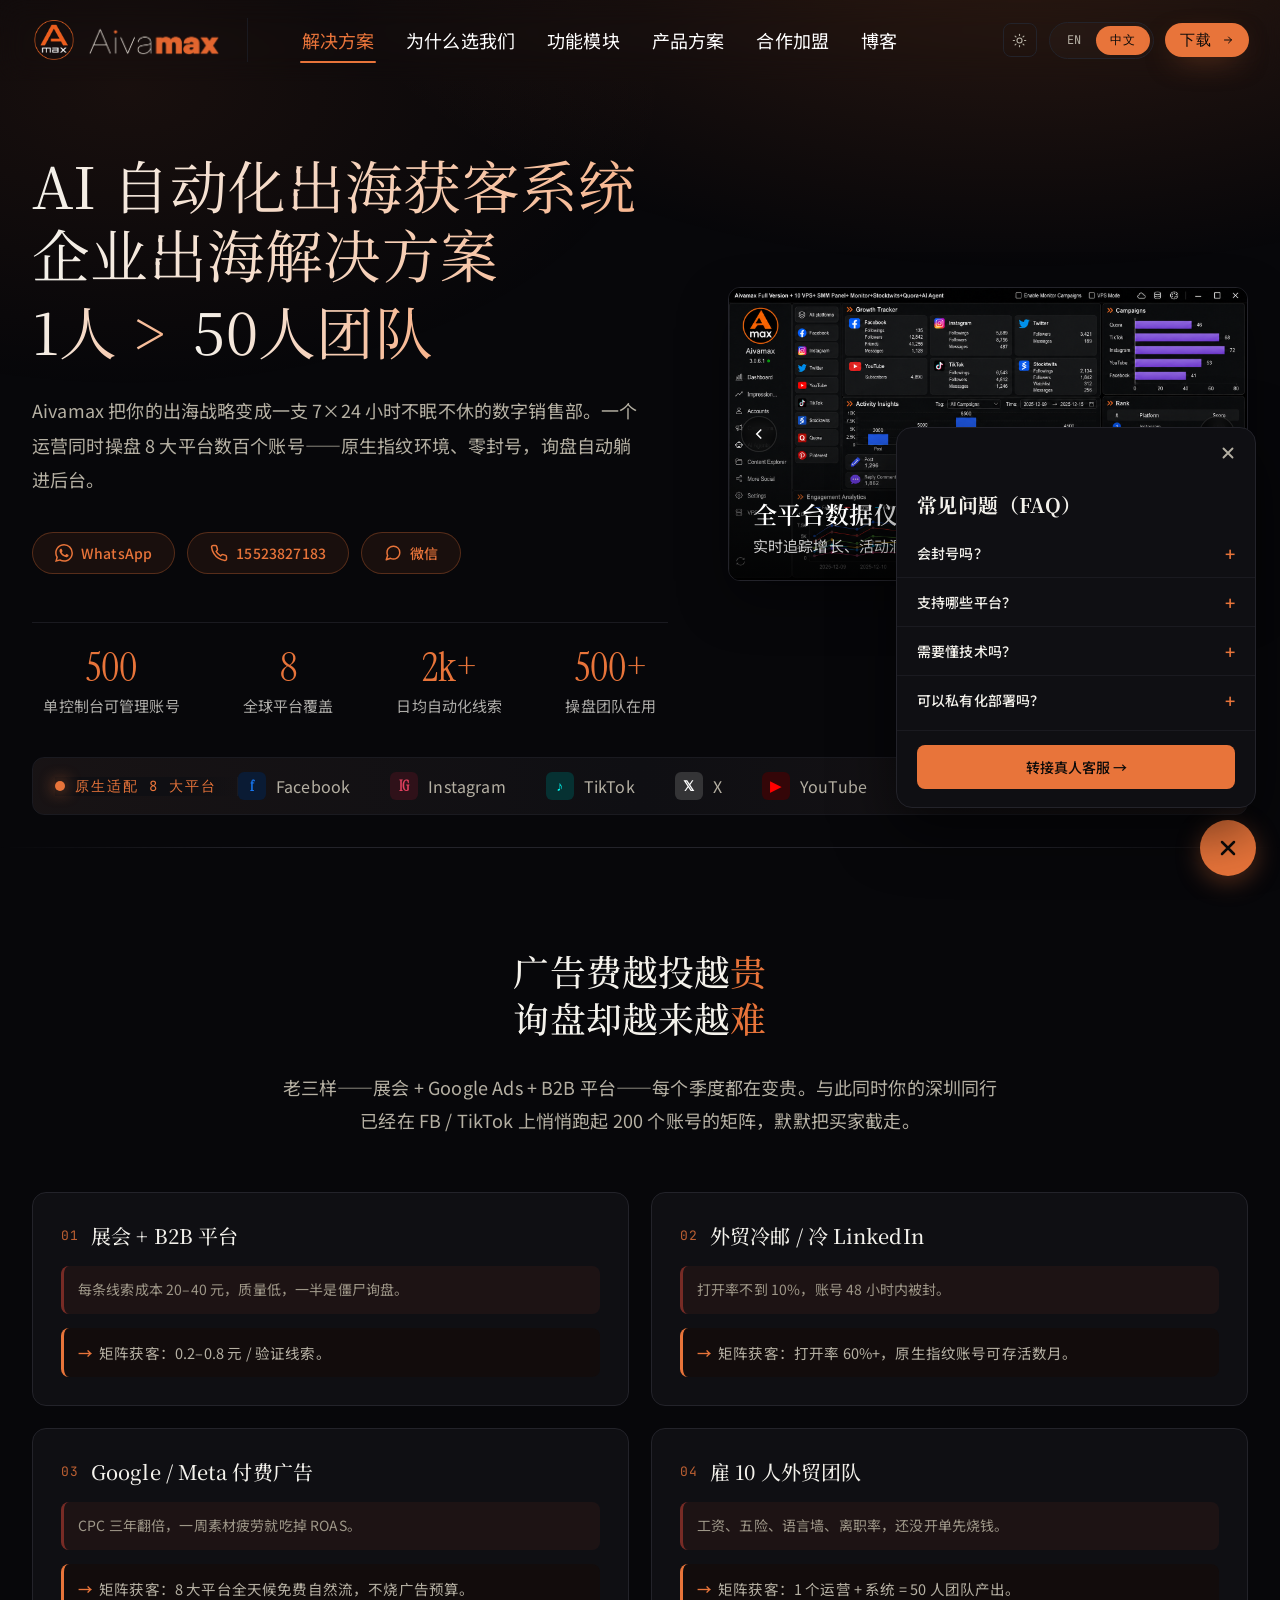
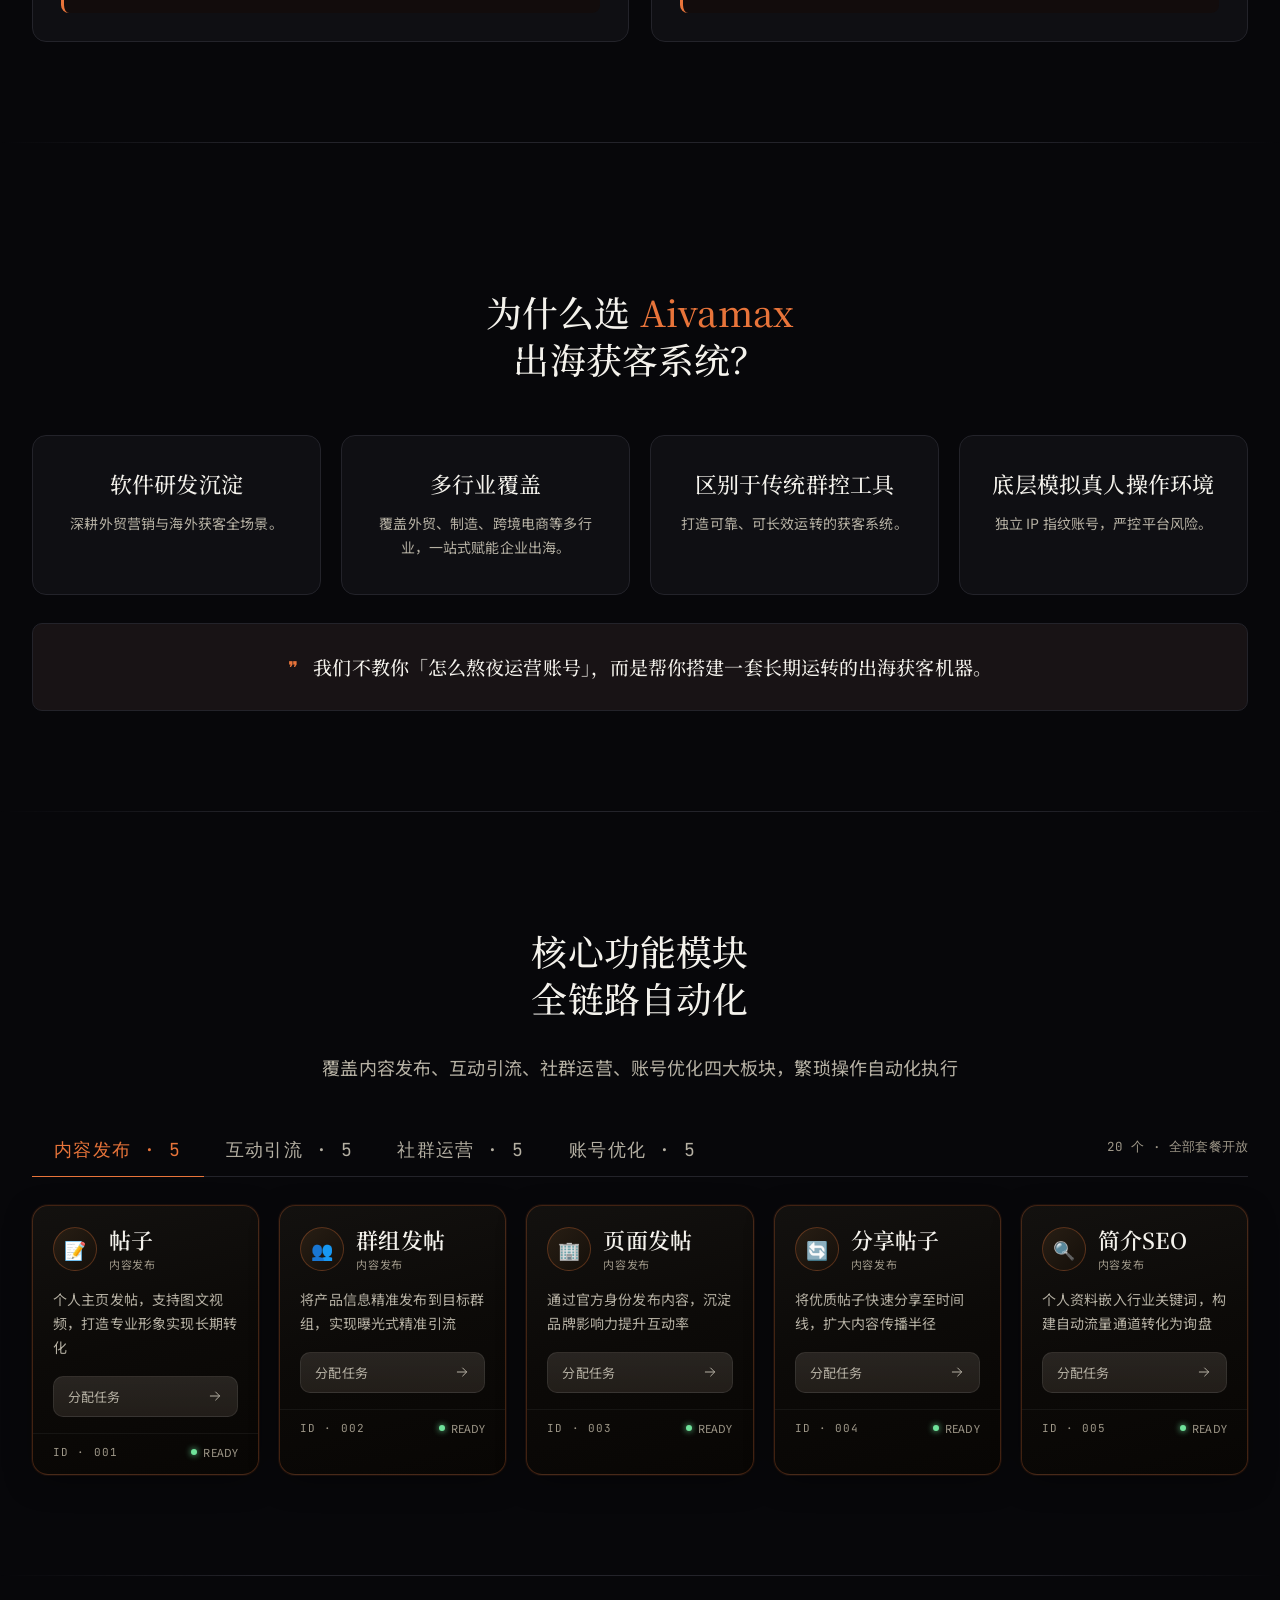
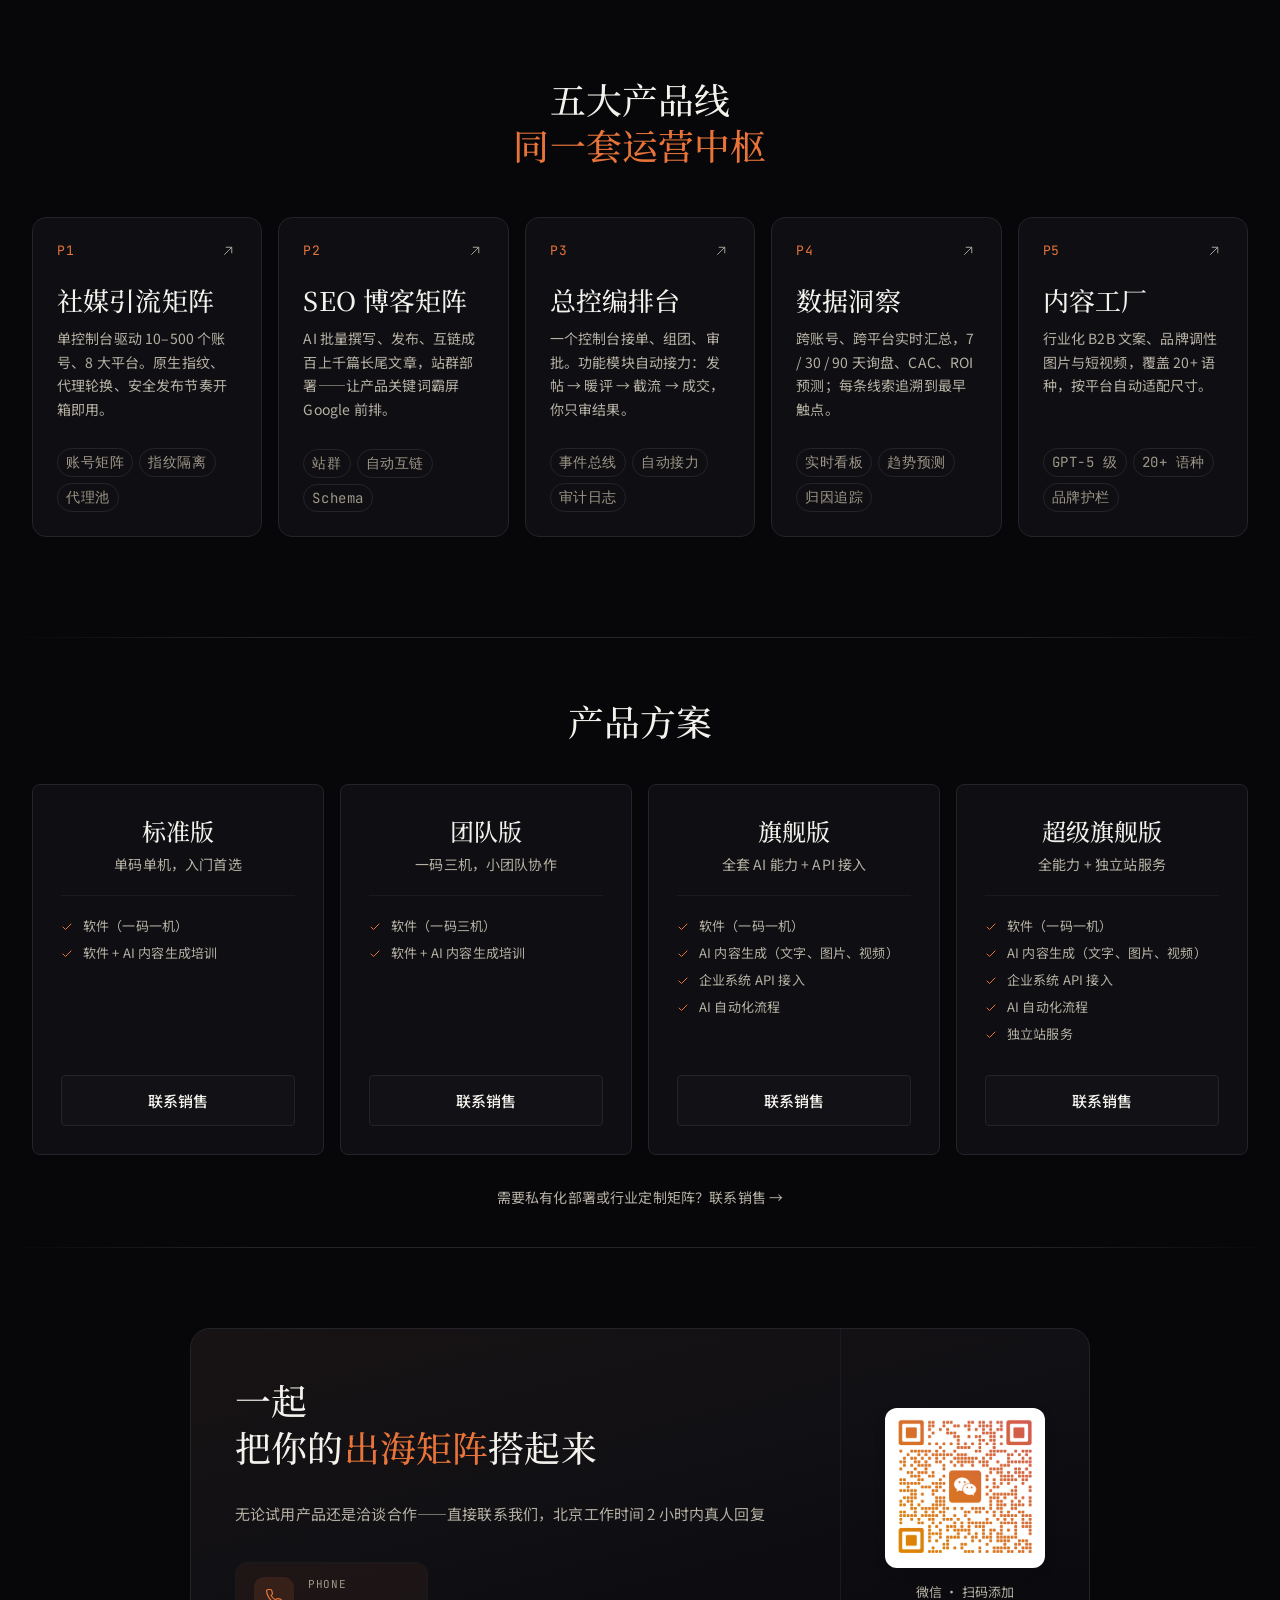
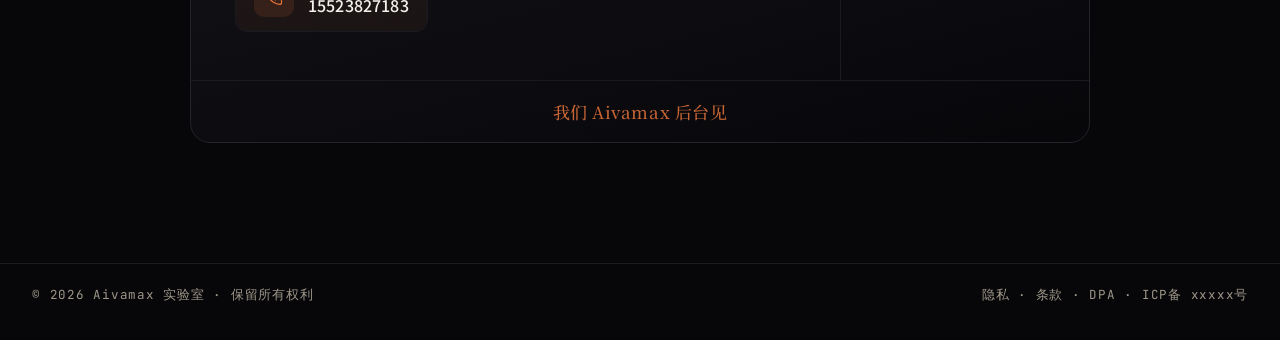
<file: index.html>
<!DOCTYPE html><html lang="zh"> <head><meta charset="utf-8"><meta name="viewport" content="width=device-width, initial-scale=1"><title>Aivamax — AI 全渠道自动化获客系统 · 企业出海引流解决方案</title><link rel="preconnect" href="https://fonts.googleapis.com"><link rel="preconnect" href="https://fonts.gstatic.com" crossorigin><link rel="stylesheet" href="https://fonts.googleapis.com/css2?family=Instrument+Serif:ital@0;1&family=Inter:wght@300;400;500;600;700&family=JetBrains+Mono:wght@400;500&family=Noto+Serif+SC:wght@400;500;600;700&family=Noto+Sans+SC:wght@300;400;500;600;700&display=swap"><meta name="description" content="Aivamax 是 AI 自动化出海获客系统，一个运营同时操盘 8 大平台数百个账号，7×24 小时自动发帖、互动、截流、成交，询盘自动进后台。覆盖社媒引流、SEO 霸屏、总控系统、数据洞察、内容工厂五大产品线。"><meta property="og:title" content="Aivamax — AI 全渠道自动化获客系统"><meta property="og:description" content="一个运营操盘 8 大平台、数百个账号。AI 自动发帖、互动、截流、成交，询盘自动进后台。"><meta property="og:image" content="https://www.aivamax.com/logo.png"><meta property="og:url" content="https://www.aivamax.com/"><meta property="og:type" content="website"><meta property="og:site_name" content="Aivamax"><link rel="canonical" href="https://www.aivamax.com/"><script type="application/ld+json">
{
  "@context": "https://schema.org",
  "@type": "Organization",
  "name": "Aivamax",
  "alternateName": "艾克斯湃",
  "url": "https://www.aivamax.com",
  "description": "AI 自动化出海获客系统，覆盖 8 大平台，7×24 自动运营",
  "logo": "https://www.aivamax.com/logo.png",
  "contactPoint": { "@type": "ContactPoint", "telephone": "+86-15523827183", "contactType": "sales" }
}
</script><!-- SoftwareApplication Schema --><script type="application/ld+json">{"@context":"https://schema.org","@type":"SoftwareApplication","name":"Aivamax","applicationCategory":"BusinessApplication","operatingSystem":"Windows","description":"Aivamax 是一款 AI 出海获客 SaaS，帮助外贸企业、B2B 出口商和跨境电商在海外 8 大社媒平台实现规模化引流获客。支持数百账号同时管理、独立 IP 与指纹浏览器隔离、以及独立站服务。","url":"https://www.aivamax.com","screenshot":["https://www.aivamax.com/data-panel.png","https://www.aivamax.com/data-panel-2.png","https://www.aivamax.com/data-panel-3.png"],"featureList":["8 大社媒平台数百账号同时管理","独立 IP 与原生指纹浏览器隔离","AI 内容生成与自动化运营","独立站服务","实时数据洞察与归因追踪"],"author":{"@type":"Organization","name":"Aivamax Labs"}}</script><!-- FAQPage Schema --><script type="application/ld+json">{"@context":"https://schema.org","@type":"FAQPage","mainEntity":[{"@type":"Question","name":"会封号吗？","acceptedAnswer":{"@type":"Answer","text":"通过原生硬件指纹环境与高匿名独立代理实现底层隔离，配合AI动态模拟安全节奏，从源头抹除账号关联性。系统预警机制可在风控触发前完成自动权重修复，将异常封号率压制在极低阈值。"}},{"@type":"Question","name":"支持哪些平台？","acceptedAnswer":{"@type":"Answer","text":"Meta（Facebook/Instagram）、X、LinkedIn、TikTok、YouTube、Reddit、Pinterest、Discord — 共 8 个平台，持续扩展中。"}},{"@type":"Question","name":"需要懂技术吗？","acceptedAnswer":{"@type":"Answer","text":"不需要。Aivamax 为运营人员设计，而非工程师。一个人就能管理过去 50 人团队的活。"}},{"@type":"Question","name":"可以私有化部署吗？","acceptedAnswer":{"@type":"Answer","text":"可以。企业版支持私有云与完全私有化部署，数据不出境，留在您的自有基础设施中。"}}]}</script><script>
  (function() {
    var theme = 'dark';
    try { theme = localStorage.getItem('exp-theme-v4') || 'dark'; } catch(e) {}
    document.documentElement.setAttribute('data-theme', theme);
  })();
</script><link rel="stylesheet" href="/_astro/_slug_.PPjIUKLu.css">
<link rel="stylesheet" href="/_astro/index.CnavKyuu.css"></head> <body> <div id="root">  <style>astro-island,astro-slot,astro-static-slot{display:contents}</style><script>(()=>{var e=async t=>{await(await t())()};(self.Astro||(self.Astro={})).load=e;window.dispatchEvent(new Event("astro:load"));})();</script><script>(()=>{var A=Object.defineProperty;var g=(i,o,a)=>o in i?A(i,o,{enumerable:!0,configurable:!0,writable:!0,value:a}):i[o]=a;var d=(i,o,a)=>g(i,typeof o!="symbol"?o+"":o,a);{let i={0:t=>m(t),1:t=>a(t),2:t=>new RegExp(t),3:t=>new Date(t),4:t=>new Map(a(t)),5:t=>new Set(a(t)),6:t=>BigInt(t),7:t=>new URL(t),8:t=>new Uint8Array(t),9:t=>new Uint16Array(t),10:t=>new Uint32Array(t),11:t=>1/0*t},o=t=>{let[l,e]=t;return l in i?i[l](e):void 0},a=t=>t.map(o),m=t=>typeof t!="object"||t===null?t:Object.fromEntries(Object.entries(t).map(([l,e])=>[l,o(e)]));class y extends HTMLElement{constructor(){super(...arguments);d(this,"Component");d(this,"hydrator");d(this,"hydrate",async()=>{var b;if(!this.hydrator||!this.isConnected)return;let e=(b=this.parentElement)==null?void 0:b.closest("astro-island[ssr]");if(e){e.addEventListener("astro:hydrate",this.hydrate,{once:!0});return}let c=this.querySelectorAll("astro-slot"),n={},h=this.querySelectorAll("template[data-astro-template]");for(let r of h){let s=r.closest(this.tagName);s!=null&&s.isSameNode(this)&&(n[r.getAttribute("data-astro-template")||"default"]=r.innerHTML,r.remove())}for(let r of c){let s=r.closest(this.tagName);s!=null&&s.isSameNode(this)&&(n[r.getAttribute("name")||"default"]=r.innerHTML)}let p;try{p=this.hasAttribute("props")?m(JSON.parse(this.getAttribute("props"))):{}}catch(r){let s=this.getAttribute("component-url")||"<unknown>",v=this.getAttribute("component-export");throw v&&(s+=` (export ${v})`),console.error(`[hydrate] Error parsing props for component ${s}`,this.getAttribute("props"),r),r}let u;await this.hydrator(this)(this.Component,p,n,{client:this.getAttribute("client")}),this.removeAttribute("ssr"),this.dispatchEvent(new CustomEvent("astro:hydrate"))});d(this,"unmount",()=>{this.isConnected||this.dispatchEvent(new CustomEvent("astro:unmount"))})}disconnectedCallback(){document.removeEventListener("astro:after-swap",this.unmount),document.addEventListener("astro:after-swap",this.unmount,{once:!0})}connectedCallback(){if(!this.hasAttribute("await-children")||document.readyState==="interactive"||document.readyState==="complete")this.childrenConnectedCallback();else{let e=()=>{document.removeEventListener("DOMContentLoaded",e),c.disconnect(),this.childrenConnectedCallback()},c=new MutationObserver(()=>{var n;((n=this.lastChild)==null?void 0:n.nodeType)===Node.COMMENT_NODE&&this.lastChild.nodeValue==="astro:end"&&(this.lastChild.remove(),e())});c.observe(this,{childList:!0}),document.addEventListener("DOMContentLoaded",e)}}async childrenConnectedCallback(){let e=this.getAttribute("before-hydration-url");e&&await import(e),this.start()}async start(){let e=JSON.parse(this.getAttribute("opts")),c=this.getAttribute("client");if(Astro[c]===void 0){window.addEventListener(`astro:${c}`,()=>this.start(),{once:!0});return}try{await Astro[c](async()=>{let n=this.getAttribute("renderer-url"),[h,{default:p}]=await Promise.all([import(this.getAttribute("component-url")),n?import(n):()=>()=>{}]),u=this.getAttribute("component-export")||"default";if(!u.includes("."))this.Component=h[u];else{this.Component=h;for(let f of u.split("."))this.Component=this.Component[f]}return this.hydrator=p,this.hydrate},e,this)}catch(n){console.error(`[astro-island] Error hydrating ${this.getAttribute("component-url")}`,n)}}attributeChangedCallback(){this.hydrate()}}d(y,"observedAttributes",["props"]),customElements.get("astro-island")||customElements.define("astro-island",y)}})();</script><astro-island uid="Hz2fw" prefix="r4" component-url="/_astro/NavIsland.UdTqxsP2.js" component-export="default" renderer-url="/_astro/client.Bz692-Ao.js" props="{}" ssr client="load" opts="{&quot;name&quot;:&quot;NavIsland&quot;,&quot;value&quot;:true}" await-children><nav data-nav="true" style="position:fixed;top:0;left:0;right:0;z-index:40;padding:18px 0;backdrop-filter:blur(14px);background:transparent;border-bottom:1px solid transparent;transition:all 260ms ease"><div class="wrap" style="display:flex;align-items:center;gap:28px"><a href="/" style="display:flex;align-items:center;gap:10px;padding-right:20px;border-right:1px solid var(--line-soft);margin-right:8px"><img src="/logo.png" alt="Logo" style="height:44px;width:auto;display:block"/><img src="/brand-name.png" alt="Aivamax" style="height:38px;width:auto;display:block"/></a><div class="nav-links" style="display:flex;gap:28px;margin-left:16px;font-size:18px;white-space:nowrap"><a href="#platform" class="nav-link active" style="white-space:nowrap;font-family:var(--sans-cjk);cursor:pointer">解决方案</a><a href="#why" class="nav-link" style="white-space:nowrap;font-family:var(--sans-cjk);cursor:pointer">为什么选我们</a><a href="#agents" class="nav-link" style="white-space:nowrap;font-family:var(--sans-cjk);cursor:pointer">功能模块</a><a href="#pricing" class="nav-link" style="white-space:nowrap;font-family:var(--sans-cjk);cursor:pointer">产品方案</a><a href="#partners" class="nav-link" style="white-space:nowrap;font-family:var(--sans-cjk);cursor:pointer">合作加盟</a><a href="/blog" class="nav-link" style="white-space:nowrap;font-family:var(--sans-cjk);cursor:pointer">博客</a></div><button class="mobile-menu-btn" style="display:none;align-items:center;justify-content:center;width:36px;height:36px;border-radius:8px;border:1px solid var(--line);background:transparent;color:var(--text-2);cursor:pointer;margin-left:auto;margin-right:8px" aria-label="Menu"><svg width="18" height="18" viewBox="0 0 24 24" fill="none" stroke="currentColor" stroke-width="2" stroke-linecap="round"><path d="M3 12h18M3 6h18M3 18h18"></path></svg></button><div style="margin-left:auto;display:flex;gap:12px;align-items:center"><button class="theme-toggle" title="切换亮色" style="width:34px;height:34px;border-radius:8px;border:1px solid var(--line);background:transparent;display:flex;align-items:center;justify-content:center;color:var(--text-2);cursor:pointer"><svg width="15" height="15" viewBox="0 0 24 24" fill="none"><circle cx="12" cy="12" r="4" stroke="currentColor" stroke-width="1.8"></circle><path d="M12 2v2M12 20v2M4.93 4.93l1.41 1.41M17.66 17.66l1.41 1.41M2 12h2M20 12h2M4.93 19.07l1.41-1.41M17.66 6.34l1.41-1.41" stroke="currentColor" stroke-width="1.8" stroke-linecap="round"></path></svg></button><div class="lang-switch"><button class="">EN</button><button class="active">中文</button></div><a class="btn btn-primary" href="/AIvamax-Installer.exe" download="" style="border-radius:999px;padding:6px 14px;font-size:14.5px;font-family:var(--mono);letter-spacing:0.08em">下载<svg width="12" height="12" viewBox="0 0 24 24" fill="none"><path d="M5 12h14M13 6l6 6-6 6" stroke="currentColor" stroke-width="2" stroke-linecap="round" stroke-linejoin="round"></path></svg></a></div></div></nav><!--astro:end--></astro-island> <main> <section style="padding-top: 150px; padding-bottom: 32px;" data-astro-cid-bbe6dxrz> <div class="wrap" style="display: grid; grid-template-columns: 1.1fr 0.9fr; gap: 60px; align-items: center;" data-astro-cid-bbe6dxrz> <!-- Left: text + buttons + stats --> <div data-astro-cid-bbe6dxrz>  <h1 class="h-display" style="font-size: clamp(32px, 4.5vw, 64px); line-height: 1.2; margin-top: 0; margin-bottom: 0; font-weight: 400;" data-astro-cid-bbe6dxrz> <div class="shimmer-text" style="margin-bottom: 8px; white-space: nowrap;" data-astro-cid-bbe6dxrz> AI 自动化出海获客系统<br data-astro-cid-bbe6dxrz>企业出海解决方案 </div> <div data-astro-cid-bbe6dxrz> <span class="shimmer-text" data-astro-cid-bbe6dxrz>1人 &gt;</span> <span class="shimmer-text" style="margin-left: 12px;" data-astro-cid-bbe6dxrz>50人团队</span> </div> </h1> <p class="h-sub" style="margin-top: 28px; font-size: 18px;" data-astro-cid-bbe6dxrz>Aivamax 把你的出海战略变成一支 7×24 小时不眠不休的数字销售部。一个运营同时操盘 8 大平台数百个账号——原生指纹环境、零封号，询盘自动躺进后台。</p> <!-- Contact buttons --> <div style="display: flex; gap: 12px; margin-top: 36px; align-items: center; flex-wrap: wrap;" data-astro-cid-bbe6dxrz> <a href="https://wa.me/8612345678900" target="_blank" rel="noopener noreferrer" class="hero-btn" data-astro-cid-bbe6dxrz> <svg width="18" height="18" viewBox="0 0 24 24" fill="currentColor" data-astro-cid-bbe6dxrz><path d="M17.472 14.382c-.297-.149-1.758-.867-2.03-.967-.273-.099-.471-.148-.67.15-.197.297-.767.966-.94 1.164-.173.199-.347.223-.644.075-.297-.15-1.255-.463-2.39-1.475-.883-.788-1.48-1.761-1.653-2.059-.173-.297-.018-.458.13-.606.134-.133.298-.347.446-.52.149-.174.198-.298.298-.497.099-.198.05-.371-.025-.52-.075-.149-.669-1.612-.916-2.207-.242-.579-.487-.5-.669-.51-.173-.008-.371-.01-.57-.01-.198 0-.52.074-.792.372-.272.297-1.04 1.016-1.04 2.479 0 1.462 1.065 2.875 1.213 3.074.149.198 2.096 3.2 5.077 4.487.709.306 1.262.489 1.694.625.712.227 1.36.195 1.871.118.571-.085 1.758-.719 2.006-1.413.248-.694.248-1.289.173-1.413-.074-.124-.272-.198-.57-.347m-5.421 7.403h-.004a9.87 9.87 0 01-5.031-1.378l-.361-.214-3.741.982.998-3.648-.235-.374a9.86 9.86 0 01-1.51-5.26c.001-5.45 4.436-9.884 9.888-9.884 2.64 0 5.122 1.03 6.988 2.898a9.825 9.825 0 012.893 6.994c-.003 5.45-4.437 9.884-9.885 9.884m8.413-18.297A11.815 11.815 0 0012.05 0C5.495 0 .16 5.335.157 11.892c0 2.096.547 4.142 1.588 5.945L.057 24l6.305-1.654a11.882 11.882 0 005.683 1.448h.005c6.554 0 11.89-5.335 11.893-11.893a11.821 11.821 0 00-3.48-8.413z" data-astro-cid-bbe6dxrz></path></svg>
WhatsApp
</a> <div class="hero-btn phone-btn" id="hero-phone-btn" data-astro-cid-bbe6dxrz> <svg width="18" height="18" viewBox="0 0 24 24" fill="none" stroke="currentColor" stroke-width="2" stroke-linecap="round" stroke-linejoin="round" data-astro-cid-bbe6dxrz><path d="M22 16.92v3a2 2 0 0 1-2.18 2 19.79 19.79 0 0 1-8.63-3.07 19.5 19.5 0 0 1-6-6 19.79 19.79 0 0 1-3.07-8.67A2 2 0 0 1 4.11 2h3a2 2 0 0 1 2 1.72c.127.96.361 1.903.7 2.81a2 2 0 0 1-.45 2.11L8.09 9.91a16 16 0 0 0 6 6l1.27-1.27a2 2 0 0 1 2.11-.45c.907.339 1.85.573 2.81.7A2 2 0 0 1 22 16.92z" data-astro-cid-bbe6dxrz></path></svg> <span id="hero-phone-text" data-astro-cid-bbe6dxrz>15523827183</span> </div> <a href="#partners" class="hero-btn" data-astro-cid-bbe6dxrz> <svg width="18" height="18" viewBox="0 0 24 24" fill="none" stroke="currentColor" stroke-width="2" stroke-linecap="round" stroke-linejoin="round" data-astro-cid-bbe6dxrz><path d="M21 11.5a8.38 8.38 0 0 1-.9 3.8 8.5 8.5 0 0 1-7.6 4.7 8.38 8.38 0 0 1-3.8-.9L3 21l1.9-5.7a8.38 8.38 0 0 1-.9-3.8 8.5 8.5 0 0 1 4.7-7.6 8.38 8.38 0 0 1 3.8-.9h.5a8.48 8.48 0 0 1 8 8v.5z" data-astro-cid-bbe6dxrz></path></svg>
微信
</a> </div> <!-- Stats row --> <div style="margin-top: 48px; display: flex; gap: 40px; border-top: 1px solid var(--line-soft); padding-top: 24px; flex-wrap: nowrap; justify-content: space-around;" data-astro-cid-bbe6dxrz> <div style="text-align: center; flex-shrink: 0;" data-astro-cid-bbe6dxrz> <div style="font-family: var(--serif); font-size: 40px; line-height: 1; color: var(--accent); font-weight: 500;" data-astro-cid-bbe6dxrz>500</div> <div style="margin-top: 8px; font-size: 15px; color: var(--text); line-height: 1.5; letter-spacing: 0.01em; opacity: 0.7;" data-astro-cid-bbe6dxrz>单控制台可管理账号</div> </div><div style="text-align: center; flex-shrink: 0;" data-astro-cid-bbe6dxrz> <div style="font-family: var(--serif); font-size: 40px; line-height: 1; color: var(--accent); font-weight: 500;" data-astro-cid-bbe6dxrz>8</div> <div style="margin-top: 8px; font-size: 15px; color: var(--text); line-height: 1.5; letter-spacing: 0.01em; opacity: 0.7;" data-astro-cid-bbe6dxrz>全球平台覆盖</div> </div><div style="text-align: center; flex-shrink: 0;" data-astro-cid-bbe6dxrz> <div style="font-family: var(--serif); font-size: 40px; line-height: 1; color: var(--accent); font-weight: 500;" data-astro-cid-bbe6dxrz>2k+</div> <div style="margin-top: 8px; font-size: 15px; color: var(--text); line-height: 1.5; letter-spacing: 0.01em; opacity: 0.7;" data-astro-cid-bbe6dxrz>日均自动化线索</div> </div><div style="text-align: center; flex-shrink: 0;" data-astro-cid-bbe6dxrz> <div style="font-family: var(--serif); font-size: 40px; line-height: 1; color: var(--accent); font-weight: 500;" data-astro-cid-bbe6dxrz>500+</div> <div style="margin-top: 8px; font-size: 15px; color: var(--text); line-height: 1.5; letter-spacing: 0.01em; opacity: 0.7;" data-astro-cid-bbe6dxrz>操盘团队在用</div> </div> </div> </div> <!-- Right: data panel carousel --> <astro-island uid="5LQP0" prefix="r7" component-url="/_astro/DataPanelImage.2qdaGOHf.js" component-export="default" renderer-url="/_astro/client.Bz692-Ao.js" props="{&quot;data-astro-cid-bbe6dxrz&quot;:[0,true]}" ssr client="load" opts="{&quot;name&quot;:&quot;DataPanelImage&quot;,&quot;value&quot;:true}" await-children><div class="carousel-wrap" style="cursor:pointer"><div class="carousel-track" style="transform:translateX(-0%)"><div style="position:relative;flex-shrink:0;width:100%"><img src="/data-panel.png" alt="Aivamax 全平台数据仪表盘" style="width:100%;display:block"/><div style="position:absolute;bottom:0;left:0;right:0;padding:60px 24px 24px;background:linear-gradient(transparent, rgba(0,0,0,0.75));color:#fff"><div style="font-family:var(--serif-cjk);font-size:24px;font-weight:600;margin-bottom:4px">全平台数据仪表盘</div><div style="font-size:15px;opacity:0.8">实时追踪增长、活动洞察与账户概览</div></div></div><div style="position:relative;flex-shrink:0;width:100%"><img src="/data-panel-2.png" alt="Aivamax 营销任务管理中心" style="width:100%;display:block"/><div style="position:absolute;bottom:0;left:0;right:0;padding:60px 24px 24px;background:linear-gradient(transparent, rgba(0,0,0,0.75));color:#fff"><div style="font-family:var(--serif-cjk);font-size:24px;font-weight:600;margin-bottom:4px">营销任务管理中心</div><div style="font-size:15px;opacity:0.8">可视化调度自动化流程与执行状态</div></div></div><div style="position:relative;flex-shrink:0;width:100%"><img src="/data-panel-3.png" alt="Aivamax 账户矩阵分类列表" style="width:100%;display:block"/><div style="position:absolute;bottom:0;left:0;right:0;padding:60px 24px 24px;background:linear-gradient(transparent, rgba(0,0,0,0.75));color:#fff"><div style="font-family:var(--serif-cjk);font-size:24px;font-weight:600;margin-bottom:4px">账户矩阵分类列表</div><div style="font-size:15px;opacity:0.8">统一管理多平台账号与类别汇总</div></div></div></div><button class="carousel-btn prev" aria-label="上一张" style="display:flex"><svg width="18" height="18" viewBox="0 0 24 24" fill="none" stroke="currentColor" stroke-width="2"><polyline points="15,18 9,12 15,6"></polyline></svg></button><button class="carousel-btn next" aria-label="下一张" style="display:flex"><svg width="18" height="18" viewBox="0 0 24 24" fill="none" stroke="currentColor" stroke-width="2"><polyline points="9,18 15,12 9,6"></polyline></svg></button><div class="carousel-dots"><button class="active" aria-label="第 1 张"></button><button class="" aria-label="第 2 张"></button><button class="" aria-label="第 3 张"></button></div><div class="carousel-zoom" style="pointer-events:none"><svg width="16" height="16" viewBox="0 0 24 24" fill="none" stroke="currentColor" stroke-width="2"><circle cx="11" cy="11" r="8"></circle><line x1="21" y1="21" x2="16.65" y2="16.65"></line><line x1="11" y1="8" x2="11" y2="14"></line><line x1="8" y1="11" x2="14" y2="11"></line></svg></div></div><!--astro:end--></astro-island> </div> <!-- Platform marquee at bottom --> <div class="wrap" style="margin-top: 40px;" data-astro-cid-bbe6dxrz> <div class="hero-marquee-container" data-astro-cid-bbe6dxrz> <div class="hero-marquee-label" data-astro-cid-bbe6dxrz> <span class="hero-marquee-dot" data-astro-cid-bbe6dxrz></span> <span class="hero-marquee-text" data-astro-cid-bbe6dxrz>原生适配 8 大平台</span> </div> <div class="hero-marquee-scroll" data-astro-cid-bbe6dxrz> <div class="hero-marquee-track" data-astro-cid-bbe6dxrz> <div class="hero-marquee-item" key="0" data-astro-cid-bbe6dxrz> <span class="hero-marquee-icon" style="background: color-mix(in srgb, #1877F2 18%, var(--bg)); color: #1877F2;" data-astro-cid-bbe6dxrz>f</span> <span data-astro-cid-bbe6dxrz>Facebook</span> </div><div class="hero-marquee-item" key="1" data-astro-cid-bbe6dxrz> <span class="hero-marquee-icon" style="background: color-mix(in srgb, #E4405F 18%, var(--bg)); color: #E4405F;" data-astro-cid-bbe6dxrz>IG</span> <span data-astro-cid-bbe6dxrz>Instagram</span> </div><div class="hero-marquee-item" key="2" data-astro-cid-bbe6dxrz> <span class="hero-marquee-icon" style="background: color-mix(in srgb, #00F2EA 18%, var(--bg)); color: #00F2EA;" data-astro-cid-bbe6dxrz>♪</span> <span data-astro-cid-bbe6dxrz>TikTok</span> </div><div class="hero-marquee-item" key="3" data-astro-cid-bbe6dxrz> <span class="hero-marquee-icon" style="background: color-mix(in srgb, #fff 18%, var(--bg)); color: #fff;" data-astro-cid-bbe6dxrz>𝕏</span> <span data-astro-cid-bbe6dxrz>X</span> </div><div class="hero-marquee-item" key="4" data-astro-cid-bbe6dxrz> <span class="hero-marquee-icon" style="background: color-mix(in srgb, #FF0000 18%, var(--bg)); color: #FF0000;" data-astro-cid-bbe6dxrz>▶</span> <span data-astro-cid-bbe6dxrz>YouTube</span> </div><div class="hero-marquee-item" key="5" data-astro-cid-bbe6dxrz> <span class="hero-marquee-icon" style="background: color-mix(in srgb, #0A66C2 18%, var(--bg)); color: #0A66C2;" data-astro-cid-bbe6dxrz>in</span> <span data-astro-cid-bbe6dxrz>LinkedIn</span> </div><div class="hero-marquee-item" key="6" data-astro-cid-bbe6dxrz> <span class="hero-marquee-icon" style="background: color-mix(in srgb, #25D366 18%, var(--bg)); color: #25D366;" data-astro-cid-bbe6dxrz>✉</span> <span data-astro-cid-bbe6dxrz>WhatsApp</span> </div><div class="hero-marquee-item" key="7" data-astro-cid-bbe6dxrz> <span class="hero-marquee-icon" style="background: color-mix(in srgb, #FF4500 18%, var(--bg)); color: #FF4500;" data-astro-cid-bbe6dxrz>R</span> <span data-astro-cid-bbe6dxrz>Reddit</span> </div><div class="hero-marquee-item" key="8" data-astro-cid-bbe6dxrz> <span class="hero-marquee-icon" style="background: color-mix(in srgb, #E60023 18%, var(--bg)); color: #E60023;" data-astro-cid-bbe6dxrz>P</span> <span data-astro-cid-bbe6dxrz>Pinterest</span> </div><div class="hero-marquee-item" key="9" data-astro-cid-bbe6dxrz> <span class="hero-marquee-icon" style="background: color-mix(in srgb, #5865F2 18%, var(--bg)); color: #5865F2;" data-astro-cid-bbe6dxrz>D</span> <span data-astro-cid-bbe6dxrz>Discord</span> </div><div class="hero-marquee-item" key="10" data-astro-cid-bbe6dxrz> <span class="hero-marquee-icon" style="background: color-mix(in srgb, #1877F2 18%, var(--bg)); color: #1877F2;" data-astro-cid-bbe6dxrz>f</span> <span data-astro-cid-bbe6dxrz>Facebook</span> </div><div class="hero-marquee-item" key="11" data-astro-cid-bbe6dxrz> <span class="hero-marquee-icon" style="background: color-mix(in srgb, #E4405F 18%, var(--bg)); color: #E4405F;" data-astro-cid-bbe6dxrz>IG</span> <span data-astro-cid-bbe6dxrz>Instagram</span> </div><div class="hero-marquee-item" key="12" data-astro-cid-bbe6dxrz> <span class="hero-marquee-icon" style="background: color-mix(in srgb, #00F2EA 18%, var(--bg)); color: #00F2EA;" data-astro-cid-bbe6dxrz>♪</span> <span data-astro-cid-bbe6dxrz>TikTok</span> </div><div class="hero-marquee-item" key="13" data-astro-cid-bbe6dxrz> <span class="hero-marquee-icon" style="background: color-mix(in srgb, #fff 18%, var(--bg)); color: #fff;" data-astro-cid-bbe6dxrz>𝕏</span> <span data-astro-cid-bbe6dxrz>X</span> </div><div class="hero-marquee-item" key="14" data-astro-cid-bbe6dxrz> <span class="hero-marquee-icon" style="background: color-mix(in srgb, #FF0000 18%, var(--bg)); color: #FF0000;" data-astro-cid-bbe6dxrz>▶</span> <span data-astro-cid-bbe6dxrz>YouTube</span> </div><div class="hero-marquee-item" key="15" data-astro-cid-bbe6dxrz> <span class="hero-marquee-icon" style="background: color-mix(in srgb, #0A66C2 18%, var(--bg)); color: #0A66C2;" data-astro-cid-bbe6dxrz>in</span> <span data-astro-cid-bbe6dxrz>LinkedIn</span> </div><div class="hero-marquee-item" key="16" data-astro-cid-bbe6dxrz> <span class="hero-marquee-icon" style="background: color-mix(in srgb, #25D366 18%, var(--bg)); color: #25D366;" data-astro-cid-bbe6dxrz>✉</span> <span data-astro-cid-bbe6dxrz>WhatsApp</span> </div><div class="hero-marquee-item" key="17" data-astro-cid-bbe6dxrz> <span class="hero-marquee-icon" style="background: color-mix(in srgb, #FF4500 18%, var(--bg)); color: #FF4500;" data-astro-cid-bbe6dxrz>R</span> <span data-astro-cid-bbe6dxrz>Reddit</span> </div><div class="hero-marquee-item" key="18" data-astro-cid-bbe6dxrz> <span class="hero-marquee-icon" style="background: color-mix(in srgb, #E60023 18%, var(--bg)); color: #E60023;" data-astro-cid-bbe6dxrz>P</span> <span data-astro-cid-bbe6dxrz>Pinterest</span> </div><div class="hero-marquee-item" key="19" data-astro-cid-bbe6dxrz> <span class="hero-marquee-icon" style="background: color-mix(in srgb, #5865F2 18%, var(--bg)); color: #5865F2;" data-astro-cid-bbe6dxrz>D</span> <span data-astro-cid-bbe6dxrz>Discord</span> </div> </div> </div> </div> </div> </section> <script type="module">const n=document.getElementById("hero-phone-btn"),t=document.getElementById("hero-phone-text");n&&t&&n.addEventListener("click",()=>{if(/Android|iPhone|iPad|iPod|Opera Mini/i.test(navigator.userAgent)){window.location.href="tel:15523827183";return}const e=document.createElement("textarea");e.value="15523827183",e.style.position="fixed",e.style.left="-9999px",document.body.appendChild(e),e.select(),document.execCommand("copy"),document.body.removeChild(e),t.textContent=" 已复制 ✓",setTimeout(()=>{t.textContent="15523827183"},2e3)});</script>  <div class="divider"></div> <section id="platform" data-astro-cid-c4nyun3u> <div class="wrap" data-astro-cid-c4nyun3u> <div style="text-align: center; margin-bottom: 56px;" data-astro-cid-c4nyun3u> <h2 class="h-title" style="margin-top: 0;" data-astro-cid-c4nyun3u> <span data-astro-cid-c4nyun3u>广告费越投越<em data-astro-cid-c4nyun3u>贵</em><br data-astro-cid-c4nyun3u>询盘却越来越<em data-astro-cid-c4nyun3u>难</em></span> </h2> <p style="margin: 20px auto 0; max-width: 720px; font-size: 18px; line-height: 1.8; color: var(--text-2);" data-astro-cid-c4nyun3u>老三样——展会 + Google Ads + B2B 平台——每个季度都在变贵。与此同时你的深圳同行已经在 FB / TikTok 上悄悄跑起 200 个账号的矩阵，默默把买家截走。</p> </div> <div style="display: grid; grid-template-columns: repeat(2, 1fr); gap: 22px;" data-astro-cid-c4nyun3u> <div class="hover-lift pain-card" data-astro-cid-c4nyun3u> <div style="display: flex; align-items: center; gap: 12px; margin-bottom: 16px;" data-astro-cid-c4nyun3u> <span style="font-family: var(--mono); font-size: 13px; color: var(--accent); letter-spacing: 0.08em; opacity: 0.8;" data-astro-cid-c4nyun3u>01</span> <h3 class="serif" style="font-family: var(--serif-cjk); font-size: 20px; margin: 0; color: var(--text); font-weight: 500;" data-astro-cid-c4nyun3u>展会 + B2B 平台</h3> </div> <div class="pain-bad" data-astro-cid-c4nyun3u> 每条线索成本 20–40 元，质量低，一半是僵尸询盘。 </div> <div class="pain-good" data-astro-cid-c4nyun3u> <span style="color: var(--accent); font-weight: 600; margin-right: 6px;" data-astro-cid-c4nyun3u>→</span>矩阵获客：0.2–0.8 元 / 验证线索。 </div> </div><div class="hover-lift pain-card" data-astro-cid-c4nyun3u> <div style="display: flex; align-items: center; gap: 12px; margin-bottom: 16px;" data-astro-cid-c4nyun3u> <span style="font-family: var(--mono); font-size: 13px; color: var(--accent); letter-spacing: 0.08em; opacity: 0.8;" data-astro-cid-c4nyun3u>02</span> <h3 class="serif" style="font-family: var(--serif-cjk); font-size: 20px; margin: 0; color: var(--text); font-weight: 500;" data-astro-cid-c4nyun3u>外贸冷邮 / 冷 LinkedIn</h3> </div> <div class="pain-bad" data-astro-cid-c4nyun3u> 打开率不到 10%，账号 48 小时内被封。 </div> <div class="pain-good" data-astro-cid-c4nyun3u> <span style="color: var(--accent); font-weight: 600; margin-right: 6px;" data-astro-cid-c4nyun3u>→</span>矩阵获客：打开率 60%+，原生指纹账号可存活数月。 </div> </div><div class="hover-lift pain-card" data-astro-cid-c4nyun3u> <div style="display: flex; align-items: center; gap: 12px; margin-bottom: 16px;" data-astro-cid-c4nyun3u> <span style="font-family: var(--mono); font-size: 13px; color: var(--accent); letter-spacing: 0.08em; opacity: 0.8;" data-astro-cid-c4nyun3u>03</span> <h3 class="serif" style="font-family: var(--serif-cjk); font-size: 20px; margin: 0; color: var(--text); font-weight: 500;" data-astro-cid-c4nyun3u>Google / Meta 付费广告</h3> </div> <div class="pain-bad" data-astro-cid-c4nyun3u> CPC 三年翻倍，一周素材疲劳就吃掉 ROAS。 </div> <div class="pain-good" data-astro-cid-c4nyun3u> <span style="color: var(--accent); font-weight: 600; margin-right: 6px;" data-astro-cid-c4nyun3u>→</span>矩阵获客：8 大平台全天候免费自然流，不烧广告预算。 </div> </div><div class="hover-lift pain-card" data-astro-cid-c4nyun3u> <div style="display: flex; align-items: center; gap: 12px; margin-bottom: 16px;" data-astro-cid-c4nyun3u> <span style="font-family: var(--mono); font-size: 13px; color: var(--accent); letter-spacing: 0.08em; opacity: 0.8;" data-astro-cid-c4nyun3u>04</span> <h3 class="serif" style="font-family: var(--serif-cjk); font-size: 20px; margin: 0; color: var(--text); font-weight: 500;" data-astro-cid-c4nyun3u>雇 10 人外贸团队</h3> </div> <div class="pain-bad" data-astro-cid-c4nyun3u> 工资、五险、语言墙、离职率，还没开单先烧钱。 </div> <div class="pain-good" data-astro-cid-c4nyun3u> <span style="color: var(--accent); font-weight: 600; margin-right: 6px;" data-astro-cid-c4nyun3u>→</span>矩阵获客：1 个运营 + 系统 = 50 人团队产出。 </div> </div> </div> </div> </section>  <div class="divider"></div> <section id="why" data-astro-cid-wwnj4t6a> <div class="wrap" data-astro-cid-wwnj4t6a> <div style="text-align: center; max-width: 800px; margin: 0 auto 52px;" data-astro-cid-wwnj4t6a> <span class="eyebrow" style="margin-left: auto; margin-right: auto; visibility: hidden;" data-astro-cid-wwnj4t6a>07 · 为什么选 Aivamax</span> <h2 class="h-title" style="margin-top: 18px;" data-astro-cid-wwnj4t6a> 为什么选 <em style="color:var(--accent);font-style:normal;" data-astro-cid-wwnj4t6a>Aivamax</em><br data-astro-cid-wwnj4t6a>出海获客系统？ </h2> </div> <div style="display: grid; grid-template-columns: repeat(4, 1fr); gap: 20px;" data-astro-cid-wwnj4t6a> <div class="hover-lift wu-card" data-astro-cid-wwnj4t6a> <h3 class="serif feat-title wu-card-title" data-astro-cid-wwnj4t6a>软件研发沉淀</h3> <p class="wu-card-desc" data-astro-cid-wwnj4t6a>深耕外贸营销与海外获客全场景。</p> </div><div class="hover-lift wu-card" data-astro-cid-wwnj4t6a> <h3 class="serif feat-title wu-card-title" data-astro-cid-wwnj4t6a>多行业覆盖</h3> <p class="wu-card-desc" data-astro-cid-wwnj4t6a>覆盖外贸、制造、跨境电商等多行业，一站式赋能企业出海。</p> </div><div class="hover-lift wu-card" data-astro-cid-wwnj4t6a> <h3 class="serif feat-title wu-card-title" data-astro-cid-wwnj4t6a>区别于传统群控工具</h3> <p class="wu-card-desc" data-astro-cid-wwnj4t6a>打造可靠、可长效运转的获客系统。</p> </div><div class="hover-lift wu-card" data-astro-cid-wwnj4t6a> <h3 class="serif feat-title wu-card-title" data-astro-cid-wwnj4t6a>底层模拟真人操作环境</h3> <p class="wu-card-desc" data-astro-cid-wwnj4t6a>独立 IP 指纹账号，严控平台风险。</p> </div> </div> <div class="wu-quote" data-astro-cid-wwnj4t6a> <p class="serif wu-quote-text" data-astro-cid-wwnj4t6a> <span style="color: var(--accent); margin-right: 10px;" data-astro-cid-wwnj4t6a>❞</span> 我们不教你「怎么熬夜运营账号」，而是帮你搭建一套长期运转的出海获客机器。 </p> </div> </div> </section>  <div class="divider"></div> <astro-island uid="ZfnvoP" prefix="r5" component-url="/_astro/AgentsIsland.6U8Qs08u.js" component-export="default" renderer-url="/_astro/client.Bz692-Ao.js" props="{&quot;agents&quot;:[1,[[0,{&quot;n&quot;:[0,&quot;帖子&quot;],&quot;d&quot;:[0,&quot;个人主页发帖，支持图文视频，打造专业形象实现长期转化&quot;],&quot;e&quot;:[0,&quot;📝&quot;],&quot;cat&quot;:[0,&quot;内容发布&quot;]}],[0,{&quot;n&quot;:[0,&quot;群组发帖&quot;],&quot;d&quot;:[0,&quot;将产品信息精准发布到目标群组，实现曝光式精准引流&quot;],&quot;e&quot;:[0,&quot;👥&quot;],&quot;cat&quot;:[0,&quot;内容发布&quot;]}],[0,{&quot;n&quot;:[0,&quot;页面发帖&quot;],&quot;d&quot;:[0,&quot;通过官方身份发布内容，沉淀品牌影响力提升互动率&quot;],&quot;e&quot;:[0,&quot;🏢&quot;],&quot;cat&quot;:[0,&quot;内容发布&quot;]}],[0,{&quot;n&quot;:[0,&quot;分享帖子&quot;],&quot;d&quot;:[0,&quot;将优质帖子快速分享至时间线，扩大内容传播半径&quot;],&quot;e&quot;:[0,&quot;🔄&quot;],&quot;cat&quot;:[0,&quot;内容发布&quot;]}],[0,{&quot;n&quot;:[0,&quot;简介SEO&quot;],&quot;d&quot;:[0,&quot;个人资料嵌入行业关键词，构建自动流量通道转化为询盘&quot;],&quot;e&quot;:[0,&quot;🔍&quot;],&quot;cat&quot;:[0,&quot;内容发布&quot;]}],[0,{&quot;n&quot;:[0,&quot;点赞助推&quot;],&quot;d&quot;:[0,&quot;智能点赞提高真实互动率，提升帖子算法推荐权重&quot;],&quot;e&quot;:[0,&quot;👍&quot;],&quot;cat&quot;:[0,&quot;互动引流&quot;]}],[0,{&quot;n&quot;:[0,&quot;评论互动&quot;],&quot;d&quot;:[0,&quot;在热门帖子下发布个性化评论，以真实互动吸引目标客户&quot;],&quot;e&quot;:[0,&quot;💬&quot;],&quot;cat&quot;:[0,&quot;互动引流&quot;]}],[0,{&quot;n&quot;:[0,&quot;链接回评&quot;],&quot;d&quot;:[0,&quot;通过链接定位帖子批量互动，高效建立品牌存在感&quot;],&quot;e&quot;:[0,&quot;🔗&quot;],&quot;cat&quot;:[0,&quot;互动引流&quot;]}],[0,{&quot;n&quot;:[0,&quot;搜索截流&quot;],&quot;d&quot;:[0,&quot;按关键词搜索目标帖子并评论，精准拦截购买意向用户&quot;],&quot;e&quot;:[0,&quot;🎯&quot;],&quot;cat&quot;:[0,&quot;互动引流&quot;]}],[0,{&quot;n&quot;:[0,&quot;页面点赞&quot;],&quot;d&quot;:[0,&quot;自动点赞目标页面参与互动，建立联系增强存在感&quot;],&quot;e&quot;:[0,&quot;❤️&quot;],&quot;cat&quot;:[0,&quot;互动引流&quot;]}],[0,{&quot;n&quot;:[0,&quot;接受好友&quot;],&quot;d&quot;:[0,&quot;自动接受符合条件的好友请求，快速扩展人脉网络&quot;],&quot;e&quot;:[0,&quot;🤝&quot;],&quot;cat&quot;:[0,&quot;社群运营&quot;]}],[0,{&quot;n&quot;:[0,&quot;添加好友&quot;],&quot;d&quot;:[0,&quot;根据兴趣群组共同联系精准添加目标用户，扩大受众&quot;],&quot;e&quot;:[0,&quot;➕&quot;],&quot;cat&quot;:[0,&quot;社群运营&quot;]}],[0,{&quot;n&quot;:[0,&quot;智能加群&quot;],&quot;d&quot;:[0,&quot;自动加入行业相关群组，为精准流量占位和获客铺路&quot;],&quot;e&quot;:[0,&quot;🚪&quot;],&quot;cat&quot;:[0,&quot;社群运营&quot;]}],[0,{&quot;n&quot;:[0,&quot;关注引流&quot;],&quot;d&quot;:[0,&quot;自动关注目标页面/用户，建立联系并获取回关流量&quot;],&quot;e&quot;:[0,&quot;👁️&quot;],&quot;cat&quot;:[0,&quot;社群运营&quot;]}],[0,{&quot;n&quot;:[0,&quot;私信沉淀&quot;],&quot;d&quot;:[0,&quot;自动发送个性化私信触达潜在客户，安排沟通促进转化&quot;],&quot;e&quot;:[0,&quot;✉️&quot;],&quot;cat&quot;:[0,&quot;社群运营&quot;]}],[0,{&quot;n&quot;:[0,&quot;本地化&quot;],&quot;d&quot;:[0,&quot;修改语言设置适配目标市场，让账号融入当地社交环境&quot;],&quot;e&quot;:[0,&quot;🌍&quot;],&quot;cat&quot;:[0,&quot;账号优化&quot;]}],[0,{&quot;n&quot;:[0,&quot;封面照片&quot;],&quot;d&quot;:[0,&quot;上传专业封面照片，增强个人资料视觉吸引力&quot;],&quot;e&quot;:[0,&quot;🖼️&quot;],&quot;cat&quot;:[0,&quot;账号优化&quot;]}],[0,{&quot;n&quot;:[0,&quot;资料图片&quot;],&quot;d&quot;:[0,&quot;定期更新个人资料图片，保持账号新鲜度和专业感&quot;],&quot;e&quot;:[0,&quot;📸&quot;],&quot;cat&quot;:[0,&quot;账号优化&quot;]}],[0,{&quot;n&quot;:[0,&quot;视频增长&quot;],&quot;d&quot;:[0,&quot;自动观看行业相关视频提高活跃度，增加推荐权重&quot;],&quot;e&quot;:[0,&quot;▶️&quot;],&quot;cat&quot;:[0,&quot;账号优化&quot;]}],[0,{&quot;n&quot;:[0,&quot;SEO占位&quot;],&quot;d&quot;:[0,&quot;修改账户名称嵌入关键词，抢占搜索流量入口提升排名&quot;],&quot;e&quot;:[0,&quot;📈&quot;],&quot;cat&quot;:[0,&quot;账号优化&quot;]}]]],&quot;cats&quot;:[1,[[0,&quot;内容发布&quot;],[0,&quot;互动引流&quot;],[0,&quot;社群运营&quot;],[0,&quot;账号优化&quot;]]],&quot;lang&quot;:[0,&quot;zh&quot;]}" ssr client="load" opts="{&quot;name&quot;:&quot;AgentsIsland&quot;,&quot;value&quot;:true}" await-children><section id="agents"><div class="wrap"><div style="text-align:center;margin-bottom:40px;max-width:860px;margin-left:auto;margin-right:auto"><h2 class="h-title" style="margin-top:16px"><span>核心功能模块<br/>全链路自动化</span></h2><p style="color:var(--text-2);font-size:18px;line-height:1.8;margin-top:16px">覆盖内容发布、互动引流、社群运营、账号优化四大板块，繁琐操作自动化执行</p></div><div style="display:flex;gap:0;border-bottom:1px solid var(--line);margin-bottom:28px;flex-wrap:wrap"><button style="padding:14px 22px;font-family:var(--mono);font-size:18px;letter-spacing:0.08em;color:var(--accent);border-bottom:1px solid var(--accent);margin-bottom:-1px;cursor:pointer;background:none">内容发布<!-- --> · <!-- -->5</button><button style="padding:14px 22px;font-family:var(--mono);font-size:18px;letter-spacing:0.08em;color:var(--text-2);border-bottom:1px solid transparent;margin-bottom:-1px;cursor:pointer;background:none">互动引流<!-- --> · <!-- -->5</button><button style="padding:14px 22px;font-family:var(--mono);font-size:18px;letter-spacing:0.08em;color:var(--text-2);border-bottom:1px solid transparent;margin-bottom:-1px;cursor:pointer;background:none">社群运营<!-- --> · <!-- -->5</button><button style="padding:14px 22px;font-family:var(--mono);font-size:18px;letter-spacing:0.08em;color:var(--text-2);border-bottom:1px solid transparent;margin-bottom:-1px;cursor:pointer;background:none">账号优化<!-- --> · <!-- -->5</button><div style="margin-left:auto;padding:14px 0;font-family:var(--mono);font-size:12.5px;color:var(--text-3)">20<!-- --> <!-- -->个 · 全部套餐开放</div></div><div style="display:grid;grid-template-columns:repeat(5, 1fr);gap:20px"><div class="badge-card"><div class="agent-header"><div class="agent-avatar">📝</div><div class="agent-name-tag"><span class="name">帖子</span><span class="role">内容发布</span></div></div><div class="agent-body"><div class="desc">个人主页发帖，支持图文视频，打造专业形象实 现长期转化</div></div><div class="agent-action"><div class="agent-action-btn"><span>分配任务</span><svg width="16" height="16" viewBox="0 0 24 24" fill="none" stroke="currentColor" stroke-width="1.5" stroke-linecap="round" stroke-linejoin="round"><path d="M5 12h14M13 6l6 6-6 6"></path></svg></div></div><div class="agent-footer"><span class="id">ID · <!-- -->001</span><span class="status"><span class="status-dot"></span>READY</span></div></div><div class="badge-card"><div class="agent-header"><div class="agent-avatar">👥</div><div class="agent-name-tag"><span class="name">群组发帖</span><span class="role">内容发布</span></div></div><div class="agent-body"><div class="desc">将产品信息精准发布到目标群组，实现曝光式精准引流</div></div><div class="agent-action"><div class="agent-action-btn"><span>分配任务</span><svg width="16" height="16" viewBox="0 0 24 24" fill="none" stroke="currentColor" stroke-width="1.5" stroke-linecap="round" stroke-linejoin="round"><path d="M5 12h14M13 6l6 6-6 6"></path></svg></div></div><div class="agent-footer"><span class="id">ID · <!-- -->002</span><span class="status"><span class="status-dot"></span>READY</span></div></div><div class="badge-card"><div class="agent-header"><div class="agent-avatar">🏢</div><div class="agent-name-tag"><span class="name">页面发帖</span><span class="role">内容发布</span></div></div><div class="agent-body"><div class="desc">通过官方身份发布内容，沉淀品牌影响力提升互动率</div></div><div class="agent-action"><div class="agent-action-btn"><span>分配任务</span><svg width="16" height="16" viewBox="0 0 24 24" fill="none" stroke="currentColor" stroke-width="1.5" stroke-linecap="round" stroke-linejoin="round"><path d="M5 12h14M13 6l6 6-6 6"></path></svg></div></div><div class="agent-footer"><span class="id">ID · <!-- -->003</span><span class="status"><span class="status-dot"></span>READY</span></div></div><div class="badge-card"><div class="agent-header"><div class="agent-avatar">  🔄</div><div class="agent-name-tag"><span class="name">分享帖子</span><span class="role">内容发布</span></div></div><div class="agent-body"><div class="desc">将优质帖子快速分享至时间线，扩大内容传播半径</div></div><div class="agent-action"><div class="agent-action-btn"><span>分配任务</span><svg width="16" height="16" viewBox="0 0 24 24" fill="none" stroke="currentColor" stroke-width="1.5" stroke-linecap="round" stroke-linejoin="round"><path d="M5 12h14M13 6l6 6-6 6"></path></svg></div></div><div class="agent-footer"><span class="id">ID · <!-- -->004</span><span class="status"><span class="status-dot"></span>READY</span></div></div><div class="badge-card"><div class="agent-header"><div class="agent-avatar">🔍</div><div class="agent-name-tag"><span class="name">简介SEO</span><span class="role">内容发布</span></div></div><div class="agent-body"><div class="desc">个人资料嵌入行业关键词，构建自动流量通道转化为询盘</div></div><div class="agent-action"><div class="agent-action-btn"><span>分配任务</span><svg width="16" height="16" viewBox="0 0 24 24" fill="none" stroke="currentColor" stroke-width="1.5" stroke-linecap="round" stroke-linejoin="round"><path d="M5 12h14M13 6l6 6-6 6"></path></svg></div></div><div class="agent-footer"><span class="id">ID · <!-- -->005</span><span class="status"><span class="status-dot"></span>READY</span></div></div></div></div></section><!--astro:end--></astro-island> <div class="divider"></div> <section data-astro-cid-l5aavh2a> <div class="wrap" data-astro-cid-l5aavh2a> <div style="text-align: center; max-width: 860px; margin: 0 auto 48px;" data-astro-cid-l5aavh2a> <h2 class="h-title" style="margin-top: 0;" data-astro-cid-l5aavh2a> 五大产品线<br data-astro-cid-l5aavh2a><em data-astro-cid-l5aavh2a>同一套运营中枢</em> </h2> </div> <div style="display: grid; grid-template-columns: repeat(5, 1fr); gap: 16px;" data-astro-cid-l5aavh2a> <div class="hover-lift cap-card" data-astro-cid-l5aavh2a> <div style="display: flex; justify-content: space-between; align-items: center;" data-astro-cid-l5aavh2a> <span class="label-mono" style="color: var(--accent);" data-astro-cid-l5aavh2a>P1</span> <svg width="18" height="18" viewBox="0 0 24 24" fill="none" data-astro-cid-l5aavh2a><path d="M7 17L17 7M17 7H9M17 7v8" stroke="var(--text-2)" stroke-width="1.2" data-astro-cid-l5aavh2a></path></svg> </div> <h3 class="serif cap-title" data-astro-cid-l5aavh2a>社媒引流矩阵</h3> <p class="cap-desc" data-astro-cid-l5aavh2a>单控制台驱动 10–500 个账号、8 大平台。原生指纹、代理轮换、安全发布节奏开箱即用。</p> <div class="cap-tags" data-astro-cid-l5aavh2a> <span class="cap-tag" data-astro-cid-l5aavh2a>账号矩阵</span><span class="cap-tag" data-astro-cid-l5aavh2a>指纹隔离</span><span class="cap-tag" data-astro-cid-l5aavh2a>代理池</span> </div> </div><div class="hover-lift cap-card" data-astro-cid-l5aavh2a> <div style="display: flex; justify-content: space-between; align-items: center;" data-astro-cid-l5aavh2a> <span class="label-mono" style="color: var(--accent);" data-astro-cid-l5aavh2a>P2</span> <svg width="18" height="18" viewBox="0 0 24 24" fill="none" data-astro-cid-l5aavh2a><path d="M7 17L17 7M17 7H9M17 7v8" stroke="var(--text-2)" stroke-width="1.2" data-astro-cid-l5aavh2a></path></svg> </div> <h3 class="serif cap-title" data-astro-cid-l5aavh2a>SEO 博客矩阵</h3> <p class="cap-desc" data-astro-cid-l5aavh2a>AI 批量撰写、发布、互链成百上千篇长尾文章，站群部署——让产品关键词霸屏 Google 前排。</p> <div class="cap-tags" data-astro-cid-l5aavh2a> <span class="cap-tag" data-astro-cid-l5aavh2a>站群</span><span class="cap-tag" data-astro-cid-l5aavh2a>自动互链</span><span class="cap-tag" data-astro-cid-l5aavh2a>Schema</span> </div> </div><div class="hover-lift cap-card" data-astro-cid-l5aavh2a> <div style="display: flex; justify-content: space-between; align-items: center;" data-astro-cid-l5aavh2a> <span class="label-mono" style="color: var(--accent);" data-astro-cid-l5aavh2a>P3</span> <svg width="18" height="18" viewBox="0 0 24 24" fill="none" data-astro-cid-l5aavh2a><path d="M7 17L17 7M17 7H9M17 7v8" stroke="var(--text-2)" stroke-width="1.2" data-astro-cid-l5aavh2a></path></svg> </div> <h3 class="serif cap-title" data-astro-cid-l5aavh2a>总控编排台</h3> <p class="cap-desc" data-astro-cid-l5aavh2a>一个控制台接单、组团、审批。功能模块自动接力：发帖 → 暖评 → 截流 → 成交，你只审结果。</p> <div class="cap-tags" data-astro-cid-l5aavh2a> <span class="cap-tag" data-astro-cid-l5aavh2a>事件总线</span><span class="cap-tag" data-astro-cid-l5aavh2a>自动接力</span><span class="cap-tag" data-astro-cid-l5aavh2a>审计日志</span> </div> </div><div class="hover-lift cap-card" data-astro-cid-l5aavh2a> <div style="display: flex; justify-content: space-between; align-items: center;" data-astro-cid-l5aavh2a> <span class="label-mono" style="color: var(--accent);" data-astro-cid-l5aavh2a>P4</span> <svg width="18" height="18" viewBox="0 0 24 24" fill="none" data-astro-cid-l5aavh2a><path d="M7 17L17 7M17 7H9M17 7v8" stroke="var(--text-2)" stroke-width="1.2" data-astro-cid-l5aavh2a></path></svg> </div> <h3 class="serif cap-title" data-astro-cid-l5aavh2a>数据洞察</h3> <p class="cap-desc" data-astro-cid-l5aavh2a>跨账号、跨平台实时汇总，7 / 30 / 90 天询盘、CAC、ROI 预测；每条线索追溯到最早触点。</p> <div class="cap-tags" data-astro-cid-l5aavh2a> <span class="cap-tag" data-astro-cid-l5aavh2a>实时看板</span><span class="cap-tag" data-astro-cid-l5aavh2a>趋势预测</span><span class="cap-tag" data-astro-cid-l5aavh2a>归因追踪</span> </div> </div><div class="hover-lift cap-card" data-astro-cid-l5aavh2a> <div style="display: flex; justify-content: space-between; align-items: center;" data-astro-cid-l5aavh2a> <span class="label-mono" style="color: var(--accent);" data-astro-cid-l5aavh2a>P5</span> <svg width="18" height="18" viewBox="0 0 24 24" fill="none" data-astro-cid-l5aavh2a><path d="M7 17L17 7M17 7H9M17 7v8" stroke="var(--text-2)" stroke-width="1.2" data-astro-cid-l5aavh2a></path></svg> </div> <h3 class="serif cap-title" data-astro-cid-l5aavh2a>内容工厂</h3> <p class="cap-desc" data-astro-cid-l5aavh2a>行业化 B2B 文案、品牌调性图片与短视频，覆盖 20+ 语种，按平台自动适配尺寸。</p> <div class="cap-tags" data-astro-cid-l5aavh2a> <span class="cap-tag" data-astro-cid-l5aavh2a>GPT-5 级</span><span class="cap-tag" data-astro-cid-l5aavh2a>20+ 语种</span><span class="cap-tag" data-astro-cid-l5aavh2a>品牌护栏</span> </div> </div> </div> </div> </section>  <div class="divider"></div> <section id="pricing" style="padding-top: 60px; padding-bottom: 40px;" data-astro-cid-hkoc4sea> <div class="wrap" data-astro-cid-hkoc4sea> <div style="text-align: center; margin-bottom: 40px;" data-astro-cid-hkoc4sea> <h2 class="h-title" style="margin-top: 0;" data-astro-cid-hkoc4sea>产品方案</h2> </div> <div style="display: grid; grid-template-columns: repeat(4, 1fr); gap: 16px;" data-astro-cid-hkoc4sea> <div class="card hover-lift pricing-card" data-astro-cid-hkoc4sea> <div data-astro-cid-hkoc4sea> <div class="serif pricing-name" data-astro-cid-hkoc4sea>标准版</div> <div class="pricing-desc" data-astro-cid-hkoc4sea>单码单机，入门首选</div> </div> <div style="height: 1px; background: var(--line-soft); margin: 4px 0;" data-astro-cid-hkoc4sea></div> <ul class="pricing-features" data-astro-cid-hkoc4sea> <li class="pricing-feature-item" data-astro-cid-hkoc4sea> <svg width="12" height="12" viewBox="0 0 24 24" fill="none" style="margin-top: 5px; flex-shrink: 0;" data-astro-cid-hkoc4sea><path d="M4 12l5 5L20 6" stroke="var(--accent)" stroke-width="2" stroke-linecap="round" data-astro-cid-hkoc4sea></path></svg> <span data-astro-cid-hkoc4sea>软件（一码一机）</span> </li><li class="pricing-feature-item" data-astro-cid-hkoc4sea> <svg width="12" height="12" viewBox="0 0 24 24" fill="none" style="margin-top: 5px; flex-shrink: 0;" data-astro-cid-hkoc4sea><path d="M4 12l5 5L20 6" stroke="var(--accent)" stroke-width="2" stroke-linecap="round" data-astro-cid-hkoc4sea></path></svg> <span data-astro-cid-hkoc4sea>软件 + AI 内容生成培训</span> </li> </ul> <div style="margin-top: auto; padding-top: 16px;" data-astro-cid-hkoc4sea> <a href="#partners" class="btn btn-ghost" style="justify-content: center; width: 100%;" data-astro-cid-hkoc4sea>联系销售</a> </div> </div><div class="card hover-lift pricing-card" data-astro-cid-hkoc4sea> <div data-astro-cid-hkoc4sea> <div class="serif pricing-name" data-astro-cid-hkoc4sea>团队版</div> <div class="pricing-desc" data-astro-cid-hkoc4sea>一码三机，小团队协作</div> </div> <div style="height: 1px; background: var(--line-soft); margin: 4px 0;" data-astro-cid-hkoc4sea></div> <ul class="pricing-features" data-astro-cid-hkoc4sea> <li class="pricing-feature-item" data-astro-cid-hkoc4sea> <svg width="12" height="12" viewBox="0 0 24 24" fill="none" style="margin-top: 5px; flex-shrink: 0;" data-astro-cid-hkoc4sea><path d="M4 12l5 5L20 6" stroke="var(--accent)" stroke-width="2" stroke-linecap="round" data-astro-cid-hkoc4sea></path></svg> <span data-astro-cid-hkoc4sea>软件（一码三机）</span> </li><li class="pricing-feature-item" data-astro-cid-hkoc4sea> <svg width="12" height="12" viewBox="0 0 24 24" fill="none" style="margin-top: 5px; flex-shrink: 0;" data-astro-cid-hkoc4sea><path d="M4 12l5 5L20 6" stroke="var(--accent)" stroke-width="2" stroke-linecap="round" data-astro-cid-hkoc4sea></path></svg> <span data-astro-cid-hkoc4sea>软件 + AI 内容生成培训</span> </li> </ul> <div style="margin-top: auto; padding-top: 16px;" data-astro-cid-hkoc4sea> <a href="#partners" class="btn btn-ghost" style="justify-content: center; width: 100%;" data-astro-cid-hkoc4sea>联系销售</a> </div> </div><div class="card hover-lift pricing-card" data-astro-cid-hkoc4sea> <div data-astro-cid-hkoc4sea> <div class="serif pricing-name" data-astro-cid-hkoc4sea>旗舰版</div> <div class="pricing-desc" data-astro-cid-hkoc4sea>全套 AI 能力 + API 接入</div> </div> <div style="height: 1px; background: var(--line-soft); margin: 4px 0;" data-astro-cid-hkoc4sea></div> <ul class="pricing-features" data-astro-cid-hkoc4sea> <li class="pricing-feature-item" data-astro-cid-hkoc4sea> <svg width="12" height="12" viewBox="0 0 24 24" fill="none" style="margin-top: 5px; flex-shrink: 0;" data-astro-cid-hkoc4sea><path d="M4 12l5 5L20 6" stroke="var(--accent)" stroke-width="2" stroke-linecap="round" data-astro-cid-hkoc4sea></path></svg> <span data-astro-cid-hkoc4sea>软件（一码一机）</span> </li><li class="pricing-feature-item" data-astro-cid-hkoc4sea> <svg width="12" height="12" viewBox="0 0 24 24" fill="none" style="margin-top: 5px; flex-shrink: 0;" data-astro-cid-hkoc4sea><path d="M4 12l5 5L20 6" stroke="var(--accent)" stroke-width="2" stroke-linecap="round" data-astro-cid-hkoc4sea></path></svg> <span data-astro-cid-hkoc4sea>AI 内容生成（文字、图片、视频）</span> </li><li class="pricing-feature-item" data-astro-cid-hkoc4sea> <svg width="12" height="12" viewBox="0 0 24 24" fill="none" style="margin-top: 5px; flex-shrink: 0;" data-astro-cid-hkoc4sea><path d="M4 12l5 5L20 6" stroke="var(--accent)" stroke-width="2" stroke-linecap="round" data-astro-cid-hkoc4sea></path></svg> <span data-astro-cid-hkoc4sea>企业系统 API 接入</span> </li><li class="pricing-feature-item" data-astro-cid-hkoc4sea> <svg width="12" height="12" viewBox="0 0 24 24" fill="none" style="margin-top: 5px; flex-shrink: 0;" data-astro-cid-hkoc4sea><path d="M4 12l5 5L20 6" stroke="var(--accent)" stroke-width="2" stroke-linecap="round" data-astro-cid-hkoc4sea></path></svg> <span data-astro-cid-hkoc4sea>AI 自动化流程</span> </li> </ul> <div style="margin-top: auto; padding-top: 16px;" data-astro-cid-hkoc4sea> <a href="#partners" class="btn btn-ghost" style="justify-content: center; width: 100%;" data-astro-cid-hkoc4sea>联系销售</a> </div> </div><div class="card hover-lift pricing-card" data-astro-cid-hkoc4sea> <div data-astro-cid-hkoc4sea> <div class="serif pricing-name" data-astro-cid-hkoc4sea>超级旗舰版</div> <div class="pricing-desc" data-astro-cid-hkoc4sea>全能力 + 独立站服务</div> </div> <div style="height: 1px; background: var(--line-soft); margin: 4px 0;" data-astro-cid-hkoc4sea></div> <ul class="pricing-features" data-astro-cid-hkoc4sea> <li class="pricing-feature-item" data-astro-cid-hkoc4sea> <svg width="12" height="12" viewBox="0 0 24 24" fill="none" style="margin-top: 5px; flex-shrink: 0;" data-astro-cid-hkoc4sea><path d="M4 12l5 5L20 6" stroke="var(--accent)" stroke-width="2" stroke-linecap="round" data-astro-cid-hkoc4sea></path></svg> <span data-astro-cid-hkoc4sea>软件（一码一机）</span> </li><li class="pricing-feature-item" data-astro-cid-hkoc4sea> <svg width="12" height="12" viewBox="0 0 24 24" fill="none" style="margin-top: 5px; flex-shrink: 0;" data-astro-cid-hkoc4sea><path d="M4 12l5 5L20 6" stroke="var(--accent)" stroke-width="2" stroke-linecap="round" data-astro-cid-hkoc4sea></path></svg> <span data-astro-cid-hkoc4sea>AI 内容生成（文字、图片、视频）</span> </li><li class="pricing-feature-item" data-astro-cid-hkoc4sea> <svg width="12" height="12" viewBox="0 0 24 24" fill="none" style="margin-top: 5px; flex-shrink: 0;" data-astro-cid-hkoc4sea><path d="M4 12l5 5L20 6" stroke="var(--accent)" stroke-width="2" stroke-linecap="round" data-astro-cid-hkoc4sea></path></svg> <span data-astro-cid-hkoc4sea>企业系统 API 接入</span> </li><li class="pricing-feature-item" data-astro-cid-hkoc4sea> <svg width="12" height="12" viewBox="0 0 24 24" fill="none" style="margin-top: 5px; flex-shrink: 0;" data-astro-cid-hkoc4sea><path d="M4 12l5 5L20 6" stroke="var(--accent)" stroke-width="2" stroke-linecap="round" data-astro-cid-hkoc4sea></path></svg> <span data-astro-cid-hkoc4sea>AI 自动化流程</span> </li><li class="pricing-feature-item" data-astro-cid-hkoc4sea> <svg width="12" height="12" viewBox="0 0 24 24" fill="none" style="margin-top: 5px; flex-shrink: 0;" data-astro-cid-hkoc4sea><path d="M4 12l5 5L20 6" stroke="var(--accent)" stroke-width="2" stroke-linecap="round" data-astro-cid-hkoc4sea></path></svg> <span data-astro-cid-hkoc4sea>独立站服务</span> </li> </ul> <div style="margin-top: auto; padding-top: 16px;" data-astro-cid-hkoc4sea> <a href="#partners" class="btn btn-ghost" style="justify-content: center; width: 100%;" data-astro-cid-hkoc4sea>联系销售</a> </div> </div> </div> <div style="text-align: center; margin-top: 32px; color: var(--text-2); font-size: 14px;" data-astro-cid-hkoc4sea>需要私有化部署或行业定制矩阵？联系销售 →</div> </div> </section>  <div class="divider"></div> <section id="partners" style="padding-top: 80px; padding-bottom: 80px;" data-astro-cid-s63cuhea> <div class="wrap" data-astro-cid-s63cuhea> <div class="partners-main-card" data-astro-cid-s63cuhea> <div class="partners-inner" data-astro-cid-s63cuhea> <!-- Left: title + phone --> <div class="partners-left" data-astro-cid-s63cuhea> <div data-astro-cid-s63cuhea> <h2 class="h-title partners-title" data-astro-cid-s63cuhea> 一起<br data-astro-cid-s63cuhea>把你的<em data-astro-cid-s63cuhea>出海矩阵</em>搭起来 </h2> <p style="color: var(--text-2); font-size: 15px; line-height: 1.8; margin-top: 14px;" data-astro-cid-s63cuhea> 无论试用产品还是洽谈合作——直接联系我们，北京工作时间 2 小时内真人回复 </p> </div> <div class="partners-phone-btn" id="partners-phone-btn" data-astro-cid-s63cuhea> <div class="partners-phone-icon" data-astro-cid-s63cuhea> <svg width="18" height="18" viewBox="0 0 24 24" fill="none" data-astro-cid-s63cuhea><path d="M22 16.92v3a2 2 0 0 1-2.18 2 19.79 19.79 0 0 1-8.63-3.07 19.5 19.5 0 0 1-6-6 19.79 19.79 0 0 1-3.07-8.67A2 2 0 0 1 4.11 2h3a2 2 0 0 1 2 1.72c.127.96.361 1.903.7 2.81a2 2 0 0 1-.45 2.11L8.09 9.91a16 16 0 0 0 6 6l1.27-1.27a2 2 0 0 1 2.11-.45c.907.339 1.85.573 2.81.7A2 2 0 0 1 22 16.92z" stroke="currentColor" stroke-width="1.6" stroke-linecap="round" stroke-linejoin="round" data-astro-cid-s63cuhea></path></svg> </div> <div data-astro-cid-s63cuhea> <div class="partners-phone-label" data-astro-cid-s63cuhea>Phone</div> <div class="partners-phone-number" id="partners-phone-text" data-astro-cid-s63cuhea>15523827183</div> </div> </div> </div> <!-- Right: QR code --> <div class="partners-right" data-astro-cid-s63cuhea> <div class="partners-qr-wrap" data-astro-cid-s63cuhea> <img src="/wechat-qr.png" alt="WeChat QR" style="width: 100%; height: 100%; object-fit: cover; display: block;" data-astro-cid-s63cuhea> </div> <div style="font-size: 13px; color: var(--text-2); line-height: 1.5; text-align: center;" data-astro-cid-s63cuhea> 微信 · 扫码添加 </div> </div> </div> <!-- Bottom closing --> <div class="partners-closing" data-astro-cid-s63cuhea> <span class="serif" style="font-size: 17px; color: var(--accent); opacity: 0.85; letter-spacing: 0.03em;" data-astro-cid-s63cuhea> 我们 Aivamax 后台见 </span> </div> </div> </div> </section> <script type="module">const n=document.getElementById("partners-phone-btn"),t=document.getElementById("partners-phone-text");n&&t&&n.addEventListener("click",()=>{if(/Android|iPhone|iPad|iPod|Opera Mini/i.test(navigator.userAgent)){window.location.href="tel:15523827183";return}const e=document.createElement("textarea");e.value="15523827183",e.style.position="fixed",e.style.left="-9999px",document.body.appendChild(e),e.select(),document.execCommand("copy"),document.body.removeChild(e),t.textContent="已复制 ✓",setTimeout(()=>{t.textContent="15523827183"},2e3)});</script>  </main> <footer style="padding: 22px 0 36px; border-top: 1px solid var(--line-soft); margin-top: 40px;"> <div class="wrap"> <div style="display: flex; justify-content: space-between; flex-wrap: wrap; gap: 12px; font-family: var(--mono); font-size: 12.5px; color: var(--text-3); letter-spacing: 0.06em;"> <span>© 2026 Aivamax 实验室 · 保留所有权利</span> <span>隐私 · 条款 · DPA · ICP备 xxxxx号</span> </div> </div> </footer> <astro-island uid="ZIpFl1" prefix="r6" component-url="/_astro/FAQWidget.B4ck8u7X.js" component-export="default" renderer-url="/_astro/client.Bz692-Ao.js" props="{&quot;lang&quot;:[0,&quot;zh&quot;]}" ssr client="load" opts="{&quot;name&quot;:&quot;FAQWidget&quot;,&quot;value&quot;:true}" await-children><button class="faq-widget-trigger" aria-label="FAQ"><svg viewBox="0 0 24 24" fill="none" stroke="currentColor" stroke-width="2.5" stroke-linecap="round" stroke-linejoin="round"><path d="M18 6L6 18M6 6l12 12"></path></svg></button><div class="faq-widget-panel"><div class="faq-widget-header"><button style="margin-left:auto"><svg width="18" height="18" viewBox="0 0 24 24" fill="none" stroke="currentColor" stroke-width="2.5" stroke-linecap="round" stroke-linejoin="round"><path d="M18 6L6 18M6 6l12 12"></path></svg></button></div><div style="padding:16px 20px 6px;font-size:20px;font-weight:700;color:var(--text);letter-spacing:0.02em;font-family:var(--serif-cjk)">常见问题（FAQ）</div><div class="faq-widget-list" style="padding-top:4px"><div class="faq-item"><div class="faq-item-q"><span>会封号吗？</span><span class="icon">+</span></div><div class="faq-item-a">通过原生硬件指纹环境与高匿名独立代理实现底层隔离，配合AI动态模拟安全节奏，从源头抹除账号关联性。系统预警机制可在风控触发前完成自动权重修复，将异常封号率压制在极低阈值。</div></div><div class="faq-item"><div class="faq-item-q"><span>支持哪些平台？</span><span class="icon">+</span></div><div class="faq-item-a">Meta（Facebook/Instagram）、X、LinkedIn、TikTok、YouTube、Reddit、Pinterest、Discord — 共 8 个平台，持续扩展中。</div></div><div class="faq-item"><div class="faq-item-q"><span>需要懂技术吗？</span><span class="icon">+</span></div><div class="faq-item-a">不需要。Aivamax 为运营人员设计，而非工程师。一个人就能管理过去 50 人团队的活。</div></div><div class="faq-item"><div class="faq-item-q"><span>可以私有化部署吗？</span><span class="icon">+</span></div><div class="faq-item-a">可以。企业版支持私有云与完全私有化部署，数据不出境，留在您的自有基础设施中。</div></div></div><div class="faq-widget-cta"><button>转接真人客服 →</button></div></div><!--astro:end--></astro-island>  </div> </body></html>
</file>
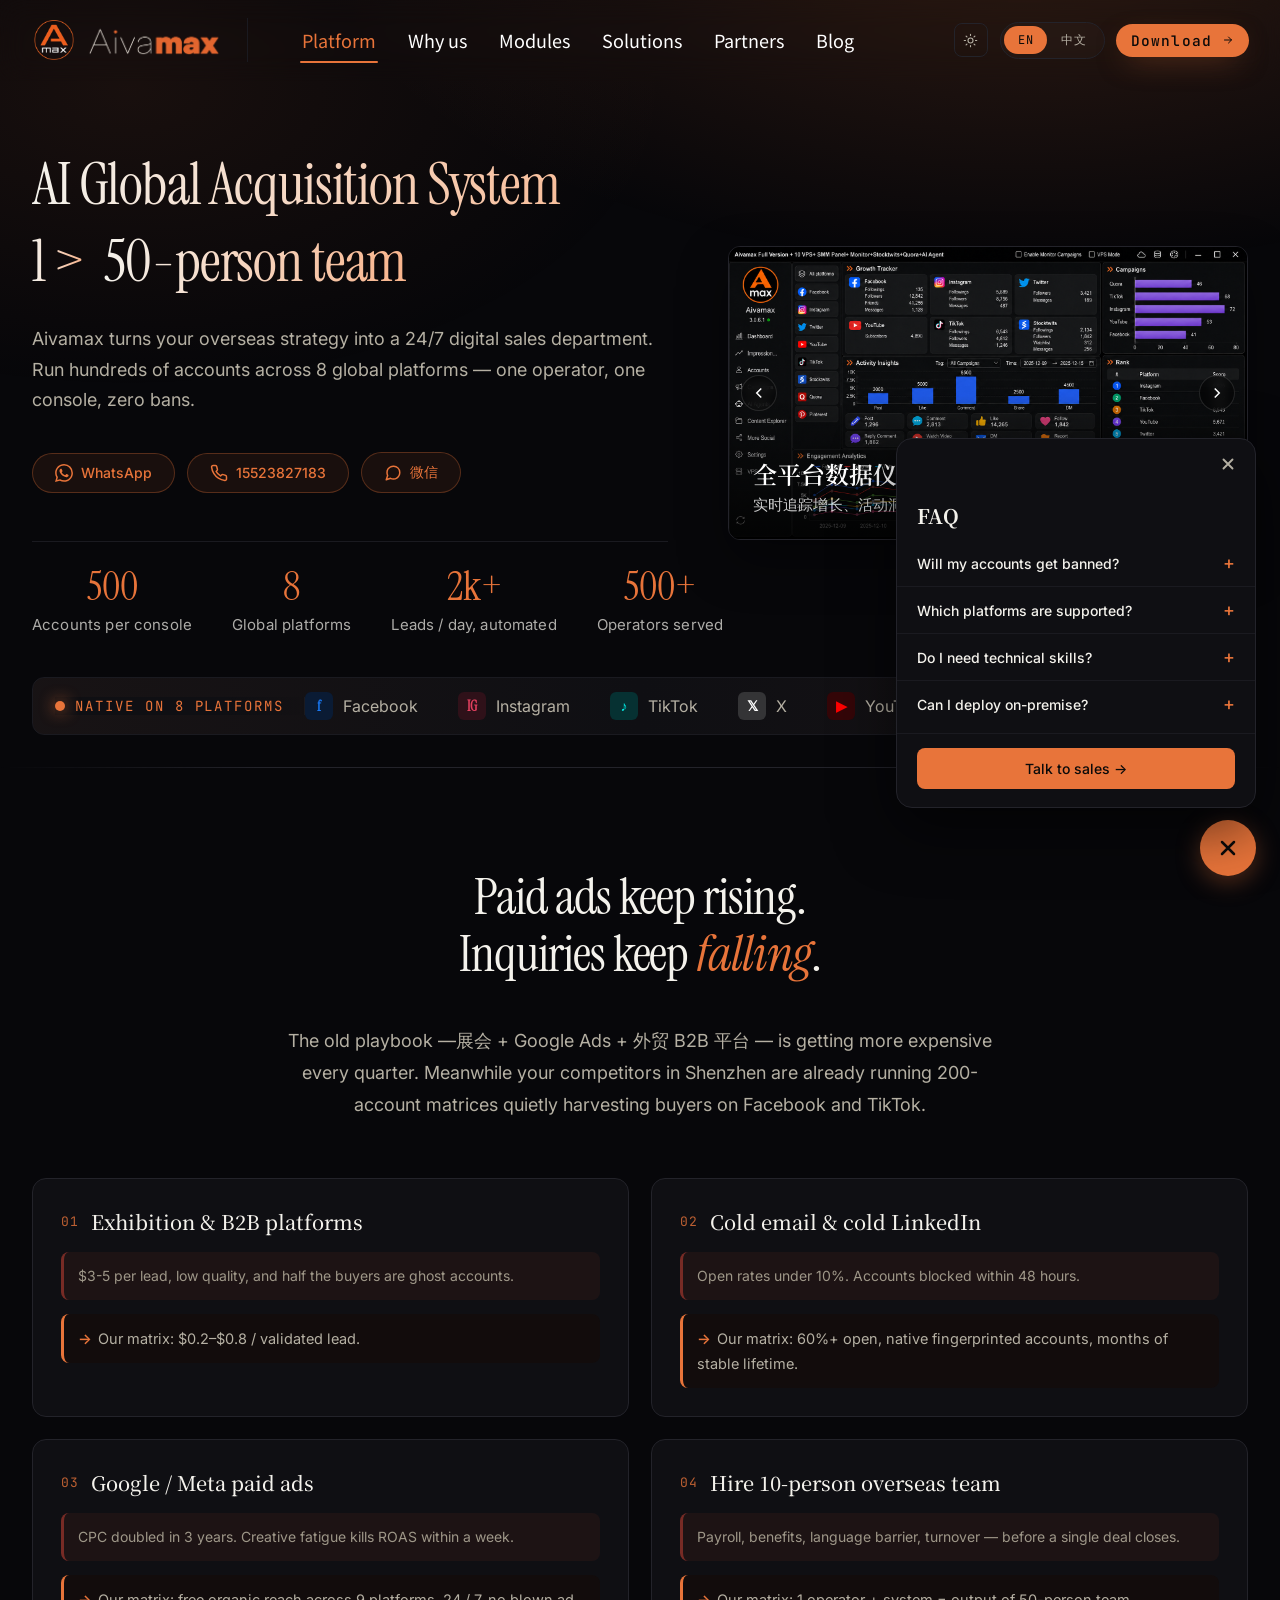
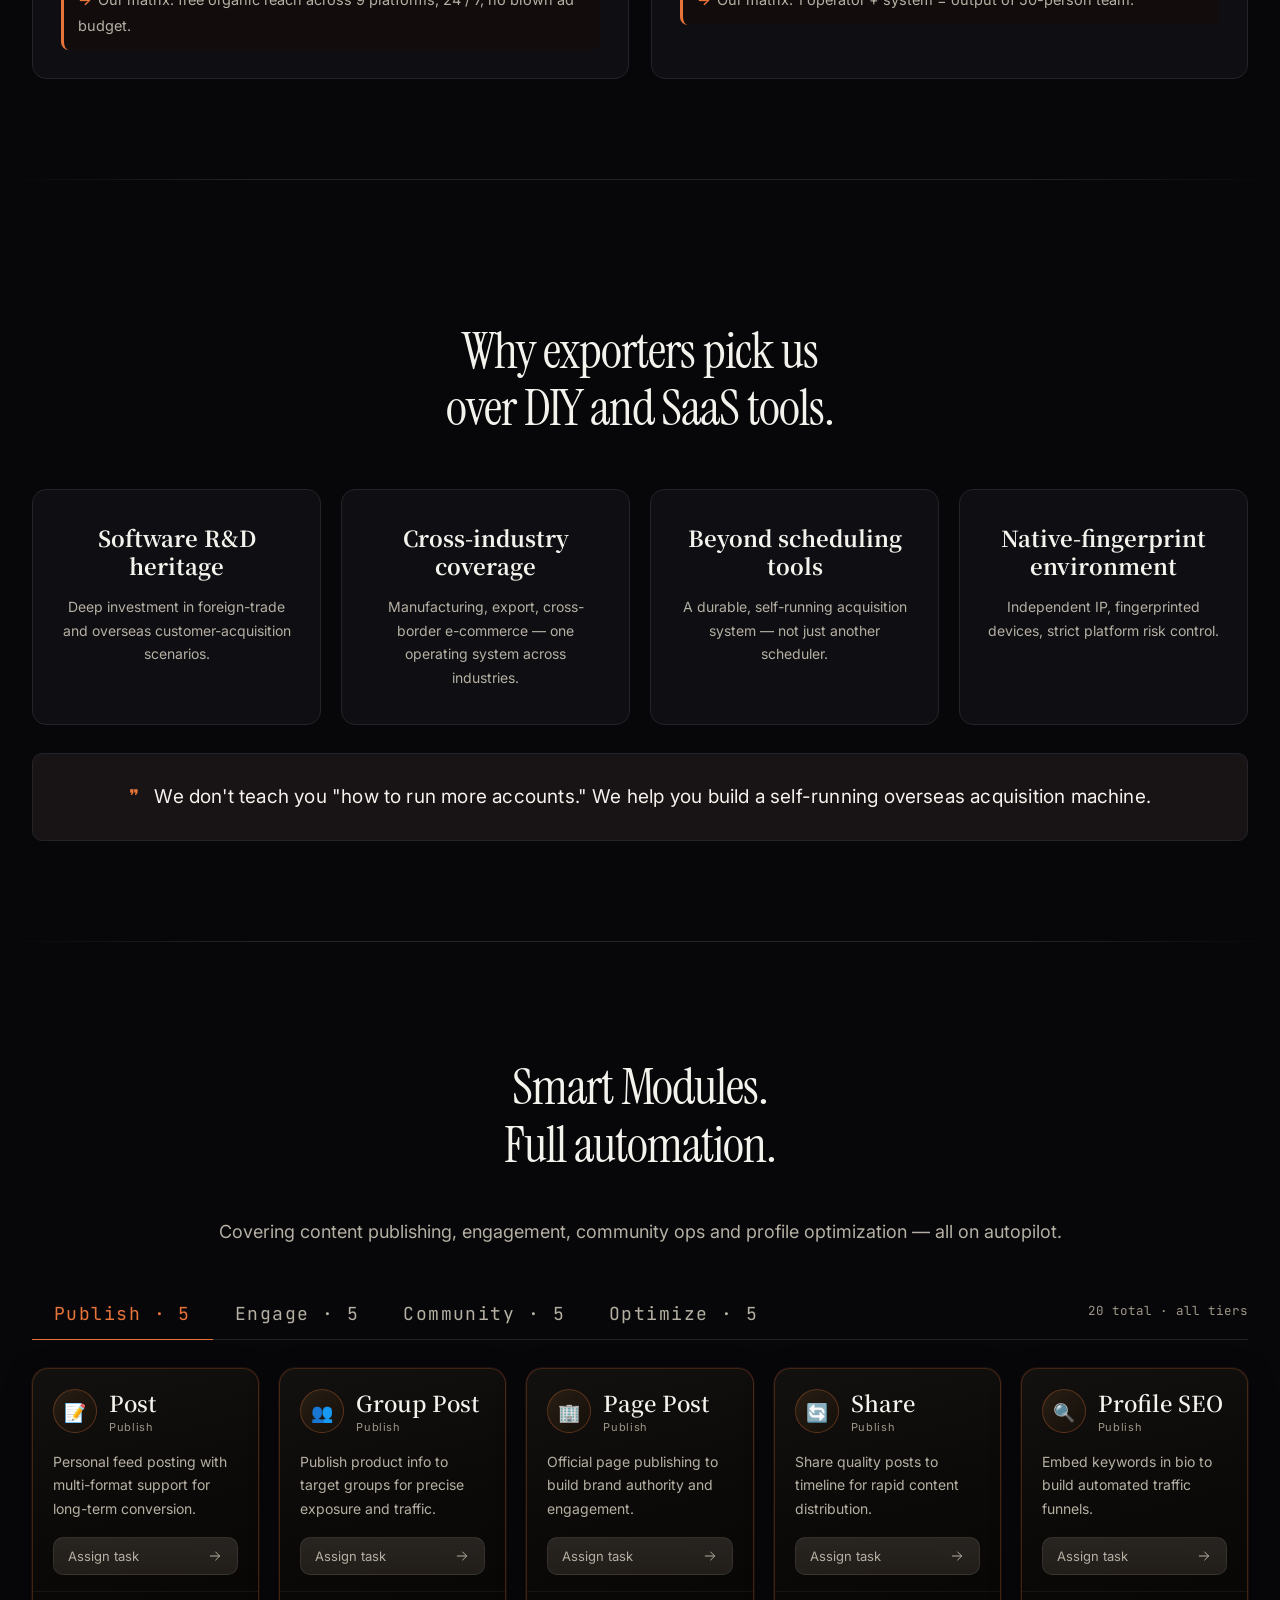
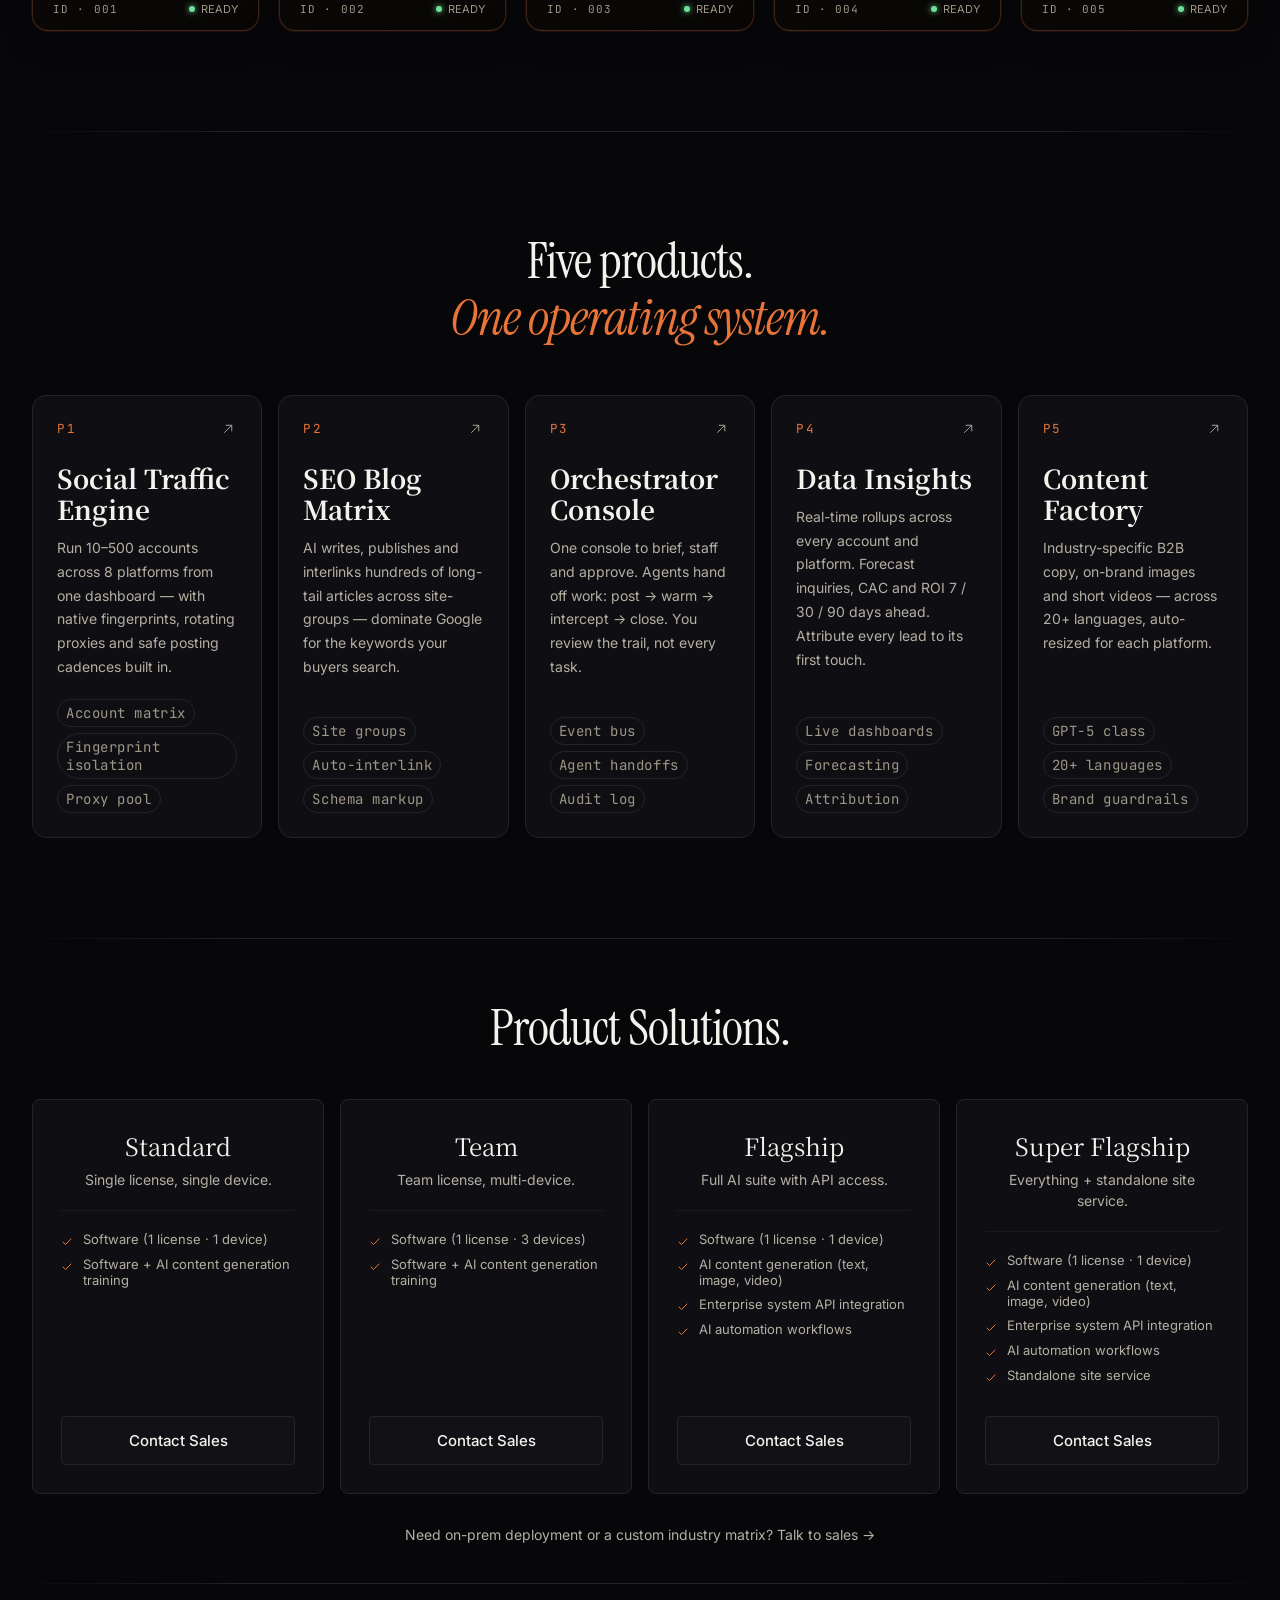
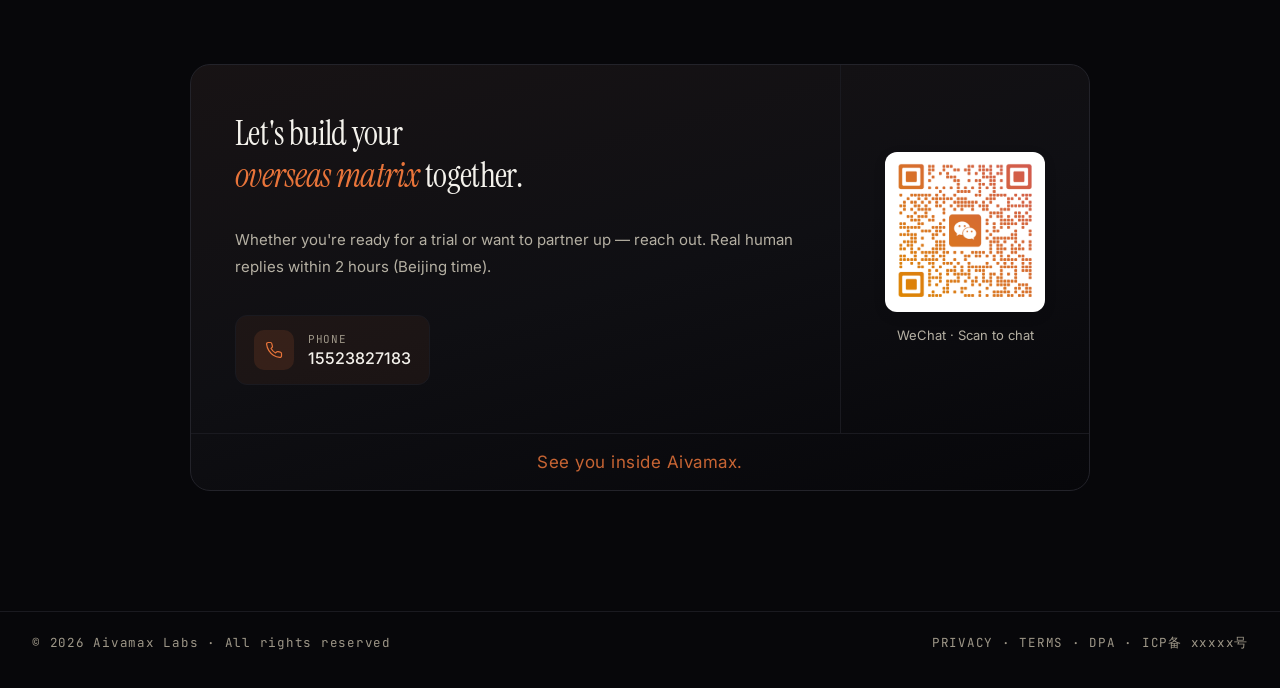
<file: en/index.html>
<!DOCTYPE html><html lang="en"> <head><meta charset="utf-8"><meta name="viewport" content="width=device-width, initial-scale=1"><title>Aivamax — AI Global Acquisition System · Enterprise Global Solution</title><link rel="preconnect" href="https://fonts.googleapis.com"><link rel="preconnect" href="https://fonts.gstatic.com" crossorigin><link rel="stylesheet" href="https://fonts.googleapis.com/css2?family=Instrument+Serif:ital@0;1&family=Inter:wght@300;400;500;600;700&family=JetBrains+Mono:wght@400;500&family=Noto+Serif+SC:wght@400;500;600;700&family=Noto+Sans+SC:wght@300;400;500;600;700&display=swap"><meta name="description" content="Aivamax is an AI-powered global acquisition system. Run 8 platforms, 100+ accounts, 24/7 auto posting, engagement, lead capture — leads flow in automatically."><meta property="og:title" content="Aivamax — AI 全渠道自动化获客系统"><meta property="og:description" content="One operator, 8 platforms, 100+ accounts. AI automates posting, engagement, and lead capture."><meta property="og:image" content="https://www.aivamax.com/logo.png"><meta property="og:url" content="https://www.aivamax.com/en/"><meta property="og:type" content="website"><meta property="og:site_name" content="Aivamax"><link rel="canonical" href="https://www.aivamax.com/en/"><script type="application/ld+json">
{
  "@context": "https://schema.org",
  "@type": "Organization",
  "name": "Aivamax",
  "alternateName": "艾克斯湃",
  "url": "https://www.aivamax.com",
  "description": "AI 自动化出海获客系统，覆盖 8 大平台，7×24 自动运营",
  "logo": "https://www.aivamax.com/logo.png",
  "contactPoint": { "@type": "ContactPoint", "telephone": "+86-15523827183", "contactType": "sales" }
}
</script><!-- SoftwareApplication Schema --><script type="application/ld+json">{"@context":"https://schema.org","@type":"SoftwareApplication","name":"Aivamax","applicationCategory":"BusinessApplication","operatingSystem":"Windows","description":"Aivamax is an AI-powered global customer acquisition SaaS that helps exporters, B2B sellers and cross-border e-commerce brands acquire leads at scale across 8 major social platforms. Supports hundreds of accounts, independent IP and fingerprint browser isolation, and standalone site services.","url":"https://www.aivamax.com","screenshot":["https://www.aivamax.com/data-panel.png","https://www.aivamax.com/data-panel-2.png","https://www.aivamax.com/data-panel-3.png"],"featureList":["Manage hundreds of accounts across 8 social platforms","Independent IP and native fingerprint browser isolation","AI content generation and automated operations","Standalone site services","Real-time data insights and attribution tracking"],"author":{"@type":"Organization","name":"Aivamax Labs"}}</script><!-- FAQPage Schema --><script type="application/ld+json">{"@context":"https://schema.org","@type":"FAQPage","mainEntity":[{"@type":"Question","name":"Will my accounts get banned?","acceptedAnswer":{"@type":"Answer","text":"Through native hardware fingerprint environments and high-anonymity independent proxies, we achieve underlying isolation. Combined with AI dynamic simulation of safe cadences, account correlation is eliminated at the source. The system early-warning mechanism completes automatic weight repair before risk controls trigger, suppressing abnormal ban rates to an extremely low threshold."}},{"@type":"Question","name":"Which platforms are supported?","acceptedAnswer":{"@type":"Answer","text":"Meta (FB/IG), X, LinkedIn, TikTok, YouTube, Reddit, Pinterest, Discord — 8 platforms, expanding."}},{"@type":"Question","name":"Do I need technical skills?","acceptedAnswer":{"@type":"Answer","text":"No. Aivamax is designed for operators, not engineers. One person can manage what used to take a 50-person team."}},{"@type":"Question","name":"Can I deploy on-premise?","acceptedAnswer":{"@type":"Answer","text":"Yes. Enterprise plans support private cloud and fully on-premise deployment. Data stays within your infrastructure."}}]}</script><script>
  (function() {
    var theme = 'dark';
    try { theme = localStorage.getItem('exp-theme-v4') || 'dark'; } catch(e) {}
    document.documentElement.setAttribute('data-theme', theme);
  })();
</script><link rel="stylesheet" href="/_astro/_slug_.PPjIUKLu.css">
<link rel="stylesheet" href="/_astro/index.CnavKyuu.css"></head> <body> <div id="root">  <style>astro-island,astro-slot,astro-static-slot{display:contents}</style><script>(()=>{var e=async t=>{await(await t())()};(self.Astro||(self.Astro={})).load=e;window.dispatchEvent(new Event("astro:load"));})();</script><script>(()=>{var A=Object.defineProperty;var g=(i,o,a)=>o in i?A(i,o,{enumerable:!0,configurable:!0,writable:!0,value:a}):i[o]=a;var d=(i,o,a)=>g(i,typeof o!="symbol"?o+"":o,a);{let i={0:t=>m(t),1:t=>a(t),2:t=>new RegExp(t),3:t=>new Date(t),4:t=>new Map(a(t)),5:t=>new Set(a(t)),6:t=>BigInt(t),7:t=>new URL(t),8:t=>new Uint8Array(t),9:t=>new Uint16Array(t),10:t=>new Uint32Array(t),11:t=>1/0*t},o=t=>{let[l,e]=t;return l in i?i[l](e):void 0},a=t=>t.map(o),m=t=>typeof t!="object"||t===null?t:Object.fromEntries(Object.entries(t).map(([l,e])=>[l,o(e)]));class y extends HTMLElement{constructor(){super(...arguments);d(this,"Component");d(this,"hydrator");d(this,"hydrate",async()=>{var b;if(!this.hydrator||!this.isConnected)return;let e=(b=this.parentElement)==null?void 0:b.closest("astro-island[ssr]");if(e){e.addEventListener("astro:hydrate",this.hydrate,{once:!0});return}let c=this.querySelectorAll("astro-slot"),n={},h=this.querySelectorAll("template[data-astro-template]");for(let r of h){let s=r.closest(this.tagName);s!=null&&s.isSameNode(this)&&(n[r.getAttribute("data-astro-template")||"default"]=r.innerHTML,r.remove())}for(let r of c){let s=r.closest(this.tagName);s!=null&&s.isSameNode(this)&&(n[r.getAttribute("name")||"default"]=r.innerHTML)}let p;try{p=this.hasAttribute("props")?m(JSON.parse(this.getAttribute("props"))):{}}catch(r){let s=this.getAttribute("component-url")||"<unknown>",v=this.getAttribute("component-export");throw v&&(s+=` (export ${v})`),console.error(`[hydrate] Error parsing props for component ${s}`,this.getAttribute("props"),r),r}let u;await this.hydrator(this)(this.Component,p,n,{client:this.getAttribute("client")}),this.removeAttribute("ssr"),this.dispatchEvent(new CustomEvent("astro:hydrate"))});d(this,"unmount",()=>{this.isConnected||this.dispatchEvent(new CustomEvent("astro:unmount"))})}disconnectedCallback(){document.removeEventListener("astro:after-swap",this.unmount),document.addEventListener("astro:after-swap",this.unmount,{once:!0})}connectedCallback(){if(!this.hasAttribute("await-children")||document.readyState==="interactive"||document.readyState==="complete")this.childrenConnectedCallback();else{let e=()=>{document.removeEventListener("DOMContentLoaded",e),c.disconnect(),this.childrenConnectedCallback()},c=new MutationObserver(()=>{var n;((n=this.lastChild)==null?void 0:n.nodeType)===Node.COMMENT_NODE&&this.lastChild.nodeValue==="astro:end"&&(this.lastChild.remove(),e())});c.observe(this,{childList:!0}),document.addEventListener("DOMContentLoaded",e)}}async childrenConnectedCallback(){let e=this.getAttribute("before-hydration-url");e&&await import(e),this.start()}async start(){let e=JSON.parse(this.getAttribute("opts")),c=this.getAttribute("client");if(Astro[c]===void 0){window.addEventListener(`astro:${c}`,()=>this.start(),{once:!0});return}try{await Astro[c](async()=>{let n=this.getAttribute("renderer-url"),[h,{default:p}]=await Promise.all([import(this.getAttribute("component-url")),n?import(n):()=>()=>{}]),u=this.getAttribute("component-export")||"default";if(!u.includes("."))this.Component=h[u];else{this.Component=h;for(let f of u.split("."))this.Component=this.Component[f]}return this.hydrator=p,this.hydrate},e,this)}catch(n){console.error(`[astro-island] Error hydrating ${this.getAttribute("component-url")}`,n)}}attributeChangedCallback(){this.hydrate()}}d(y,"observedAttributes",["props"]),customElements.get("astro-island")||customElements.define("astro-island",y)}})();</script><astro-island uid="Hz2fw" prefix="r4" component-url="/_astro/NavIsland.UdTqxsP2.js" component-export="default" renderer-url="/_astro/client.Bz692-Ao.js" props="{}" ssr client="load" opts="{&quot;name&quot;:&quot;NavIsland&quot;,&quot;value&quot;:true}" await-children><nav data-nav="true" style="position:fixed;top:0;left:0;right:0;z-index:40;padding:18px 0;backdrop-filter:blur(14px);background:transparent;border-bottom:1px solid transparent;transition:all 260ms ease"><div class="wrap" style="display:flex;align-items:center;gap:28px"><a href="/" style="display:flex;align-items:center;gap:10px;padding-right:20px;border-right:1px solid var(--line-soft);margin-right:8px"><img src="/logo.png" alt="Logo" style="height:44px;width:auto;display:block"/><img src="/brand-name.png" alt="Aivamax" style="height:38px;width:auto;display:block"/></a><div class="nav-links" style="display:flex;gap:28px;margin-left:16px;font-size:18px;white-space:nowrap"><a href="#platform" class="nav-link active" style="white-space:nowrap;font-family:var(--sans-cjk);cursor:pointer">解决方案</a><a href="#why" class="nav-link" style="white-space:nowrap;font-family:var(--sans-cjk);cursor:pointer">为什么选我们</a><a href="#agents" class="nav-link" style="white-space:nowrap;font-family:var(--sans-cjk);cursor:pointer">功能模块</a><a href="#pricing" class="nav-link" style="white-space:nowrap;font-family:var(--sans-cjk);cursor:pointer">产品方案</a><a href="#partners" class="nav-link" style="white-space:nowrap;font-family:var(--sans-cjk);cursor:pointer">合作加盟</a><a href="/blog" class="nav-link" style="white-space:nowrap;font-family:var(--sans-cjk);cursor:pointer">博客</a></div><button class="mobile-menu-btn" style="display:none;align-items:center;justify-content:center;width:36px;height:36px;border-radius:8px;border:1px solid var(--line);background:transparent;color:var(--text-2);cursor:pointer;margin-left:auto;margin-right:8px" aria-label="Menu"><svg width="18" height="18" viewBox="0 0 24 24" fill="none" stroke="currentColor" stroke-width="2" stroke-linecap="round"><path d="M3 12h18M3 6h18M3 18h18"></path></svg></button><div style="margin-left:auto;display:flex;gap:12px;align-items:center"><button class="theme-toggle" title="切换亮色" style="width:34px;height:34px;border-radius:8px;border:1px solid var(--line);background:transparent;display:flex;align-items:center;justify-content:center;color:var(--text-2);cursor:pointer"><svg width="15" height="15" viewBox="0 0 24 24" fill="none"><circle cx="12" cy="12" r="4" stroke="currentColor" stroke-width="1.8"></circle><path d="M12 2v2M12 20v2M4.93 4.93l1.41 1.41M17.66 17.66l1.41 1.41M2 12h2M20 12h2M4.93 19.07l1.41-1.41M17.66 6.34l1.41-1.41" stroke="currentColor" stroke-width="1.8" stroke-linecap="round"></path></svg></button><div class="lang-switch"><button class="">EN</button><button class="active">中文</button></div><a class="btn btn-primary" href="/AIvamax-Installer.exe" download="" style="border-radius:999px;padding:6px 14px;font-size:14.5px;font-family:var(--mono);letter-spacing:0.08em">下载<svg width="12" height="12" viewBox="0 0 24 24" fill="none"><path d="M5 12h14M13 6l6 6-6 6" stroke="currentColor" stroke-width="2" stroke-linecap="round" stroke-linejoin="round"></path></svg></a></div></div></nav><!--astro:end--></astro-island> <main> <section style="padding-top: 150px; padding-bottom: 32px;" data-astro-cid-bbe6dxrz> <div class="wrap" style="display: grid; grid-template-columns: 1.1fr 0.9fr; gap: 60px; align-items: center;" data-astro-cid-bbe6dxrz> <!-- Left: text + buttons + stats --> <div data-astro-cid-bbe6dxrz>  <h1 class="h-display" style="font-size: clamp(32px, 4.5vw, 64px); line-height: 1.2; margin-top: 0; margin-bottom: 0; font-weight: 400;" data-astro-cid-bbe6dxrz> <div class="shimmer-text" style="margin-bottom: 8px; white-space: nowrap;" data-astro-cid-bbe6dxrz> AI Global Acquisition System<br data-astro-cid-bbe6dxrz> </div> <div data-astro-cid-bbe6dxrz> <span class="shimmer-text" data-astro-cid-bbe6dxrz>1 &gt;</span> <span class="shimmer-text" style="margin-left: 12px;" data-astro-cid-bbe6dxrz>50-person team</span> </div> </h1> <p class="h-sub" style="margin-top: 28px; font-size: 18px;" data-astro-cid-bbe6dxrz>Aivamax turns your overseas strategy into a 24/7 digital sales department. Run hundreds of accounts across 8 global platforms — one operator, one console, zero bans.</p> <!-- Contact buttons --> <div style="display: flex; gap: 12px; margin-top: 36px; align-items: center; flex-wrap: wrap;" data-astro-cid-bbe6dxrz> <a href="https://wa.me/8612345678900" target="_blank" rel="noopener noreferrer" class="hero-btn" data-astro-cid-bbe6dxrz> <svg width="18" height="18" viewBox="0 0 24 24" fill="currentColor" data-astro-cid-bbe6dxrz><path d="M17.472 14.382c-.297-.149-1.758-.867-2.03-.967-.273-.099-.471-.148-.67.15-.197.297-.767.966-.94 1.164-.173.199-.347.223-.644.075-.297-.15-1.255-.463-2.39-1.475-.883-.788-1.48-1.761-1.653-2.059-.173-.297-.018-.458.13-.606.134-.133.298-.347.446-.52.149-.174.198-.298.298-.497.099-.198.05-.371-.025-.52-.075-.149-.669-1.612-.916-2.207-.242-.579-.487-.5-.669-.51-.173-.008-.371-.01-.57-.01-.198 0-.52.074-.792.372-.272.297-1.04 1.016-1.04 2.479 0 1.462 1.065 2.875 1.213 3.074.149.198 2.096 3.2 5.077 4.487.709.306 1.262.489 1.694.625.712.227 1.36.195 1.871.118.571-.085 1.758-.719 2.006-1.413.248-.694.248-1.289.173-1.413-.074-.124-.272-.198-.57-.347m-5.421 7.403h-.004a9.87 9.87 0 01-5.031-1.378l-.361-.214-3.741.982.998-3.648-.235-.374a9.86 9.86 0 01-1.51-5.26c.001-5.45 4.436-9.884 9.888-9.884 2.64 0 5.122 1.03 6.988 2.898a9.825 9.825 0 012.893 6.994c-.003 5.45-4.437 9.884-9.885 9.884m8.413-18.297A11.815 11.815 0 0012.05 0C5.495 0 .16 5.335.157 11.892c0 2.096.547 4.142 1.588 5.945L.057 24l6.305-1.654a11.882 11.882 0 005.683 1.448h.005c6.554 0 11.89-5.335 11.893-11.893a11.821 11.821 0 00-3.48-8.413z" data-astro-cid-bbe6dxrz></path></svg>
WhatsApp
</a> <div class="hero-btn phone-btn" id="hero-phone-btn" data-astro-cid-bbe6dxrz> <svg width="18" height="18" viewBox="0 0 24 24" fill="none" stroke="currentColor" stroke-width="2" stroke-linecap="round" stroke-linejoin="round" data-astro-cid-bbe6dxrz><path d="M22 16.92v3a2 2 0 0 1-2.18 2 19.79 19.79 0 0 1-8.63-3.07 19.5 19.5 0 0 1-6-6 19.79 19.79 0 0 1-3.07-8.67A2 2 0 0 1 4.11 2h3a2 2 0 0 1 2 1.72c.127.96.361 1.903.7 2.81a2 2 0 0 1-.45 2.11L8.09 9.91a16 16 0 0 0 6 6l1.27-1.27a2 2 0 0 1 2.11-.45c.907.339 1.85.573 2.81.7A2 2 0 0 1 22 16.92z" data-astro-cid-bbe6dxrz></path></svg> <span id="hero-phone-text" data-astro-cid-bbe6dxrz>15523827183</span> </div> <a href="#partners" class="hero-btn" data-astro-cid-bbe6dxrz> <svg width="18" height="18" viewBox="0 0 24 24" fill="none" stroke="currentColor" stroke-width="2" stroke-linecap="round" stroke-linejoin="round" data-astro-cid-bbe6dxrz><path d="M21 11.5a8.38 8.38 0 0 1-.9 3.8 8.5 8.5 0 0 1-7.6 4.7 8.38 8.38 0 0 1-3.8-.9L3 21l1.9-5.7a8.38 8.38 0 0 1-.9-3.8 8.5 8.5 0 0 1 4.7-7.6 8.38 8.38 0 0 1 3.8-.9h.5a8.48 8.48 0 0 1 8 8v.5z" data-astro-cid-bbe6dxrz></path></svg>
微信
</a> </div> <!-- Stats row --> <div style="margin-top: 48px; display: flex; gap: 40px; border-top: 1px solid var(--line-soft); padding-top: 24px; flex-wrap: nowrap; justify-content: space-around;" data-astro-cid-bbe6dxrz> <div style="text-align: center; flex-shrink: 0;" data-astro-cid-bbe6dxrz> <div style="font-family: var(--serif); font-size: 40px; line-height: 1; color: var(--accent); font-weight: 500;" data-astro-cid-bbe6dxrz>500</div> <div style="margin-top: 8px; font-size: 15px; color: var(--text); line-height: 1.5; letter-spacing: 0.01em; opacity: 0.7;" data-astro-cid-bbe6dxrz>Accounts per console</div> </div><div style="text-align: center; flex-shrink: 0;" data-astro-cid-bbe6dxrz> <div style="font-family: var(--serif); font-size: 40px; line-height: 1; color: var(--accent); font-weight: 500;" data-astro-cid-bbe6dxrz>8</div> <div style="margin-top: 8px; font-size: 15px; color: var(--text); line-height: 1.5; letter-spacing: 0.01em; opacity: 0.7;" data-astro-cid-bbe6dxrz>Global platforms</div> </div><div style="text-align: center; flex-shrink: 0;" data-astro-cid-bbe6dxrz> <div style="font-family: var(--serif); font-size: 40px; line-height: 1; color: var(--accent); font-weight: 500;" data-astro-cid-bbe6dxrz>2k+</div> <div style="margin-top: 8px; font-size: 15px; color: var(--text); line-height: 1.5; letter-spacing: 0.01em; opacity: 0.7;" data-astro-cid-bbe6dxrz>Leads / day, automated</div> </div><div style="text-align: center; flex-shrink: 0;" data-astro-cid-bbe6dxrz> <div style="font-family: var(--serif); font-size: 40px; line-height: 1; color: var(--accent); font-weight: 500;" data-astro-cid-bbe6dxrz>500+</div> <div style="margin-top: 8px; font-size: 15px; color: var(--text); line-height: 1.5; letter-spacing: 0.01em; opacity: 0.7;" data-astro-cid-bbe6dxrz>Operators served</div> </div> </div> </div> <!-- Right: data panel carousel --> <astro-island uid="5LQP0" prefix="r7" component-url="/_astro/DataPanelImage.2qdaGOHf.js" component-export="default" renderer-url="/_astro/client.Bz692-Ao.js" props="{&quot;data-astro-cid-bbe6dxrz&quot;:[0,true]}" ssr client="load" opts="{&quot;name&quot;:&quot;DataPanelImage&quot;,&quot;value&quot;:true}" await-children><div class="carousel-wrap" style="cursor:pointer"><div class="carousel-track" style="transform:translateX(-0%)"><div style="position:relative;flex-shrink:0;width:100%"><img src="/data-panel.png" alt="Aivamax 全平台数据仪表盘" style="width:100%;display:block"/><div style="position:absolute;bottom:0;left:0;right:0;padding:60px 24px 24px;background:linear-gradient(transparent, rgba(0,0,0,0.75));color:#fff"><div style="font-family:var(--serif-cjk);font-size:24px;font-weight:600;margin-bottom:4px">全平台数据仪表盘</div><div style="font-size:15px;opacity:0.8">实时追踪增长、活动洞察与账户概览</div></div></div><div style="position:relative;flex-shrink:0;width:100%"><img src="/data-panel-2.png" alt="Aivamax 营销任务管理中心" style="width:100%;display:block"/><div style="position:absolute;bottom:0;left:0;right:0;padding:60px 24px 24px;background:linear-gradient(transparent, rgba(0,0,0,0.75));color:#fff"><div style="font-family:var(--serif-cjk);font-size:24px;font-weight:600;margin-bottom:4px">营销任务管理中心</div><div style="font-size:15px;opacity:0.8">可视化调度自动化流程与执行状态</div></div></div><div style="position:relative;flex-shrink:0;width:100%"><img src="/data-panel-3.png" alt="Aivamax 账户矩阵分类列表" style="width:100%;display:block"/><div style="position:absolute;bottom:0;left:0;right:0;padding:60px 24px 24px;background:linear-gradient(transparent, rgba(0,0,0,0.75));color:#fff"><div style="font-family:var(--serif-cjk);font-size:24px;font-weight:600;margin-bottom:4px">账户矩阵分类列表</div><div style="font-size:15px;opacity:0.8">统一管理多平台账号与类别汇总</div></div></div></div><button class="carousel-btn prev" aria-label="上一张" style="display:flex"><svg width="18" height="18" viewBox="0 0 24 24" fill="none" stroke="currentColor" stroke-width="2"><polyline points="15,18 9,12 15,6"></polyline></svg></button><button class="carousel-btn next" aria-label="下一张" style="display:flex"><svg width="18" height="18" viewBox="0 0 24 24" fill="none" stroke="currentColor" stroke-width="2"><polyline points="9,18 15,12 9,6"></polyline></svg></button><div class="carousel-dots"><button class="active" aria-label="第 1 张"></button><button class="" aria-label="第 2 张"></button><button class="" aria-label="第 3 张"></button></div><div class="carousel-zoom" style="pointer-events:none"><svg width="16" height="16" viewBox="0 0 24 24" fill="none" stroke="currentColor" stroke-width="2"><circle cx="11" cy="11" r="8"></circle><line x1="21" y1="21" x2="16.65" y2="16.65"></line><line x1="11" y1="8" x2="11" y2="14"></line><line x1="8" y1="11" x2="14" y2="11"></line></svg></div></div><!--astro:end--></astro-island> </div> <!-- Platform marquee at bottom --> <div class="wrap" style="margin-top: 40px;" data-astro-cid-bbe6dxrz> <div class="hero-marquee-container" data-astro-cid-bbe6dxrz> <div class="hero-marquee-label" data-astro-cid-bbe6dxrz> <span class="hero-marquee-dot" data-astro-cid-bbe6dxrz></span> <span class="hero-marquee-text" data-astro-cid-bbe6dxrz>Native on 8 platforms</span> </div> <div class="hero-marquee-scroll" data-astro-cid-bbe6dxrz> <div class="hero-marquee-track" data-astro-cid-bbe6dxrz> <div class="hero-marquee-item" key="0" data-astro-cid-bbe6dxrz> <span class="hero-marquee-icon" style="background: color-mix(in srgb, #1877F2 18%, var(--bg)); color: #1877F2;" data-astro-cid-bbe6dxrz>f</span> <span data-astro-cid-bbe6dxrz>Facebook</span> </div><div class="hero-marquee-item" key="1" data-astro-cid-bbe6dxrz> <span class="hero-marquee-icon" style="background: color-mix(in srgb, #E4405F 18%, var(--bg)); color: #E4405F;" data-astro-cid-bbe6dxrz>IG</span> <span data-astro-cid-bbe6dxrz>Instagram</span> </div><div class="hero-marquee-item" key="2" data-astro-cid-bbe6dxrz> <span class="hero-marquee-icon" style="background: color-mix(in srgb, #00F2EA 18%, var(--bg)); color: #00F2EA;" data-astro-cid-bbe6dxrz>♪</span> <span data-astro-cid-bbe6dxrz>TikTok</span> </div><div class="hero-marquee-item" key="3" data-astro-cid-bbe6dxrz> <span class="hero-marquee-icon" style="background: color-mix(in srgb, #fff 18%, var(--bg)); color: #fff;" data-astro-cid-bbe6dxrz>𝕏</span> <span data-astro-cid-bbe6dxrz>X</span> </div><div class="hero-marquee-item" key="4" data-astro-cid-bbe6dxrz> <span class="hero-marquee-icon" style="background: color-mix(in srgb, #FF0000 18%, var(--bg)); color: #FF0000;" data-astro-cid-bbe6dxrz>▶</span> <span data-astro-cid-bbe6dxrz>YouTube</span> </div><div class="hero-marquee-item" key="5" data-astro-cid-bbe6dxrz> <span class="hero-marquee-icon" style="background: color-mix(in srgb, #0A66C2 18%, var(--bg)); color: #0A66C2;" data-astro-cid-bbe6dxrz>in</span> <span data-astro-cid-bbe6dxrz>LinkedIn</span> </div><div class="hero-marquee-item" key="6" data-astro-cid-bbe6dxrz> <span class="hero-marquee-icon" style="background: color-mix(in srgb, #25D366 18%, var(--bg)); color: #25D366;" data-astro-cid-bbe6dxrz>✉</span> <span data-astro-cid-bbe6dxrz>WhatsApp</span> </div><div class="hero-marquee-item" key="7" data-astro-cid-bbe6dxrz> <span class="hero-marquee-icon" style="background: color-mix(in srgb, #FF4500 18%, var(--bg)); color: #FF4500;" data-astro-cid-bbe6dxrz>R</span> <span data-astro-cid-bbe6dxrz>Reddit</span> </div><div class="hero-marquee-item" key="8" data-astro-cid-bbe6dxrz> <span class="hero-marquee-icon" style="background: color-mix(in srgb, #E60023 18%, var(--bg)); color: #E60023;" data-astro-cid-bbe6dxrz>P</span> <span data-astro-cid-bbe6dxrz>Pinterest</span> </div><div class="hero-marquee-item" key="9" data-astro-cid-bbe6dxrz> <span class="hero-marquee-icon" style="background: color-mix(in srgb, #5865F2 18%, var(--bg)); color: #5865F2;" data-astro-cid-bbe6dxrz>D</span> <span data-astro-cid-bbe6dxrz>Discord</span> </div><div class="hero-marquee-item" key="10" data-astro-cid-bbe6dxrz> <span class="hero-marquee-icon" style="background: color-mix(in srgb, #1877F2 18%, var(--bg)); color: #1877F2;" data-astro-cid-bbe6dxrz>f</span> <span data-astro-cid-bbe6dxrz>Facebook</span> </div><div class="hero-marquee-item" key="11" data-astro-cid-bbe6dxrz> <span class="hero-marquee-icon" style="background: color-mix(in srgb, #E4405F 18%, var(--bg)); color: #E4405F;" data-astro-cid-bbe6dxrz>IG</span> <span data-astro-cid-bbe6dxrz>Instagram</span> </div><div class="hero-marquee-item" key="12" data-astro-cid-bbe6dxrz> <span class="hero-marquee-icon" style="background: color-mix(in srgb, #00F2EA 18%, var(--bg)); color: #00F2EA;" data-astro-cid-bbe6dxrz>♪</span> <span data-astro-cid-bbe6dxrz>TikTok</span> </div><div class="hero-marquee-item" key="13" data-astro-cid-bbe6dxrz> <span class="hero-marquee-icon" style="background: color-mix(in srgb, #fff 18%, var(--bg)); color: #fff;" data-astro-cid-bbe6dxrz>𝕏</span> <span data-astro-cid-bbe6dxrz>X</span> </div><div class="hero-marquee-item" key="14" data-astro-cid-bbe6dxrz> <span class="hero-marquee-icon" style="background: color-mix(in srgb, #FF0000 18%, var(--bg)); color: #FF0000;" data-astro-cid-bbe6dxrz>▶</span> <span data-astro-cid-bbe6dxrz>YouTube</span> </div><div class="hero-marquee-item" key="15" data-astro-cid-bbe6dxrz> <span class="hero-marquee-icon" style="background: color-mix(in srgb, #0A66C2 18%, var(--bg)); color: #0A66C2;" data-astro-cid-bbe6dxrz>in</span> <span data-astro-cid-bbe6dxrz>LinkedIn</span> </div><div class="hero-marquee-item" key="16" data-astro-cid-bbe6dxrz> <span class="hero-marquee-icon" style="background: color-mix(in srgb, #25D366 18%, var(--bg)); color: #25D366;" data-astro-cid-bbe6dxrz>✉</span> <span data-astro-cid-bbe6dxrz>WhatsApp</span> </div><div class="hero-marquee-item" key="17" data-astro-cid-bbe6dxrz> <span class="hero-marquee-icon" style="background: color-mix(in srgb, #FF4500 18%, var(--bg)); color: #FF4500;" data-astro-cid-bbe6dxrz>R</span> <span data-astro-cid-bbe6dxrz>Reddit</span> </div><div class="hero-marquee-item" key="18" data-astro-cid-bbe6dxrz> <span class="hero-marquee-icon" style="background: color-mix(in srgb, #E60023 18%, var(--bg)); color: #E60023;" data-astro-cid-bbe6dxrz>P</span> <span data-astro-cid-bbe6dxrz>Pinterest</span> </div><div class="hero-marquee-item" key="19" data-astro-cid-bbe6dxrz> <span class="hero-marquee-icon" style="background: color-mix(in srgb, #5865F2 18%, var(--bg)); color: #5865F2;" data-astro-cid-bbe6dxrz>D</span> <span data-astro-cid-bbe6dxrz>Discord</span> </div> </div> </div> </div> </div> </section> <script type="module">const n=document.getElementById("hero-phone-btn"),t=document.getElementById("hero-phone-text");n&&t&&n.addEventListener("click",()=>{if(/Android|iPhone|iPad|iPod|Opera Mini/i.test(navigator.userAgent)){window.location.href="tel:15523827183";return}const e=document.createElement("textarea");e.value="15523827183",e.style.position="fixed",e.style.left="-9999px",document.body.appendChild(e),e.select(),document.execCommand("copy"),document.body.removeChild(e),t.textContent=" 已复制 ✓",setTimeout(()=>{t.textContent="15523827183"},2e3)});</script>  <div class="divider"></div> <section id="platform" data-astro-cid-c4nyun3u> <div class="wrap" data-astro-cid-c4nyun3u> <div style="text-align: center; margin-bottom: 56px;" data-astro-cid-c4nyun3u> <h2 class="h-title" style="margin-top: 0;" data-astro-cid-c4nyun3u> <span data-astro-cid-c4nyun3u>Paid ads keep rising.<br data-astro-cid-c4nyun3u>Inquiries keep <em data-astro-cid-c4nyun3u>falling</em>.</span> </h2> <p style="margin: 20px auto 0; max-width: 720px; font-size: 18px; line-height: 1.8; color: var(--text-2);" data-astro-cid-c4nyun3u>The old playbook —展会 + Google Ads + 外贸 B2B 平台 — is getting more expensive every quarter. Meanwhile your competitors in Shenzhen are already running 200-account matrices quietly harvesting buyers on Facebook and TikTok.</p> </div> <div style="display: grid; grid-template-columns: repeat(2, 1fr); gap: 22px;" data-astro-cid-c4nyun3u> <div class="hover-lift pain-card" data-astro-cid-c4nyun3u> <div style="display: flex; align-items: center; gap: 12px; margin-bottom: 16px;" data-astro-cid-c4nyun3u> <span style="font-family: var(--mono); font-size: 13px; color: var(--accent); letter-spacing: 0.08em; opacity: 0.8;" data-astro-cid-c4nyun3u>01</span> <h3 class="serif" style="font-family: var(--serif-cjk); font-size: 20px; margin: 0; color: var(--text); font-weight: 500;" data-astro-cid-c4nyun3u>Exhibition &amp; B2B platforms</h3> </div> <div class="pain-bad" data-astro-cid-c4nyun3u> $3-5 per lead, low quality, and half the buyers are ghost accounts. </div> <div class="pain-good" data-astro-cid-c4nyun3u> <span style="color: var(--accent); font-weight: 600; margin-right: 6px;" data-astro-cid-c4nyun3u>→</span>Our matrix: $0.2–$0.8 / validated lead. </div> </div><div class="hover-lift pain-card" data-astro-cid-c4nyun3u> <div style="display: flex; align-items: center; gap: 12px; margin-bottom: 16px;" data-astro-cid-c4nyun3u> <span style="font-family: var(--mono); font-size: 13px; color: var(--accent); letter-spacing: 0.08em; opacity: 0.8;" data-astro-cid-c4nyun3u>02</span> <h3 class="serif" style="font-family: var(--serif-cjk); font-size: 20px; margin: 0; color: var(--text); font-weight: 500;" data-astro-cid-c4nyun3u>Cold email &amp; cold LinkedIn</h3> </div> <div class="pain-bad" data-astro-cid-c4nyun3u> Open rates under 10%. Accounts blocked within 48 hours. </div> <div class="pain-good" data-astro-cid-c4nyun3u> <span style="color: var(--accent); font-weight: 600; margin-right: 6px;" data-astro-cid-c4nyun3u>→</span>Our matrix: 60%+ open, native fingerprinted accounts, months of stable lifetime. </div> </div><div class="hover-lift pain-card" data-astro-cid-c4nyun3u> <div style="display: flex; align-items: center; gap: 12px; margin-bottom: 16px;" data-astro-cid-c4nyun3u> <span style="font-family: var(--mono); font-size: 13px; color: var(--accent); letter-spacing: 0.08em; opacity: 0.8;" data-astro-cid-c4nyun3u>03</span> <h3 class="serif" style="font-family: var(--serif-cjk); font-size: 20px; margin: 0; color: var(--text); font-weight: 500;" data-astro-cid-c4nyun3u>Google / Meta paid ads</h3> </div> <div class="pain-bad" data-astro-cid-c4nyun3u> CPC doubled in 3 years. Creative fatigue kills ROAS within a week. </div> <div class="pain-good" data-astro-cid-c4nyun3u> <span style="color: var(--accent); font-weight: 600; margin-right: 6px;" data-astro-cid-c4nyun3u>→</span>Our matrix: free organic reach across 9 platforms, 24 / 7, no blown ad budget. </div> </div><div class="hover-lift pain-card" data-astro-cid-c4nyun3u> <div style="display: flex; align-items: center; gap: 12px; margin-bottom: 16px;" data-astro-cid-c4nyun3u> <span style="font-family: var(--mono); font-size: 13px; color: var(--accent); letter-spacing: 0.08em; opacity: 0.8;" data-astro-cid-c4nyun3u>04</span> <h3 class="serif" style="font-family: var(--serif-cjk); font-size: 20px; margin: 0; color: var(--text); font-weight: 500;" data-astro-cid-c4nyun3u>Hire 10-person overseas team</h3> </div> <div class="pain-bad" data-astro-cid-c4nyun3u> Payroll, benefits, language barrier, turnover — before a single deal closes. </div> <div class="pain-good" data-astro-cid-c4nyun3u> <span style="color: var(--accent); font-weight: 600; margin-right: 6px;" data-astro-cid-c4nyun3u>→</span>Our matrix: 1 operator + system = output of 50-person team. </div> </div> </div> </div> </section>  <div class="divider"></div> <section id="why" data-astro-cid-wwnj4t6a> <div class="wrap" data-astro-cid-wwnj4t6a> <div style="text-align: center; max-width: 800px; margin: 0 auto 52px;" data-astro-cid-wwnj4t6a> <span class="eyebrow" style="margin-left: auto; margin-right: auto; visibility: hidden;" data-astro-cid-wwnj4t6a>07 · Why Aivamax</span> <h2 class="h-title" style="margin-top: 18px;" data-astro-cid-wwnj4t6a> Why exporters pick us<br data-astro-cid-wwnj4t6a>over DIY and SaaS tools. </h2> </div> <div style="display: grid; grid-template-columns: repeat(4, 1fr); gap: 20px;" data-astro-cid-wwnj4t6a> <div class="hover-lift wu-card" data-astro-cid-wwnj4t6a> <h3 class="serif feat-title wu-card-title" data-astro-cid-wwnj4t6a>Software R&amp;D heritage</h3> <p class="wu-card-desc" data-astro-cid-wwnj4t6a>Deep investment in foreign-trade and overseas customer-acquisition scenarios.</p> </div><div class="hover-lift wu-card" data-astro-cid-wwnj4t6a> <h3 class="serif feat-title wu-card-title" data-astro-cid-wwnj4t6a>Cross-industry coverage</h3> <p class="wu-card-desc" data-astro-cid-wwnj4t6a>Manufacturing, export, cross-border e-commerce — one operating system across industries.</p> </div><div class="hover-lift wu-card" data-astro-cid-wwnj4t6a> <h3 class="serif feat-title wu-card-title" data-astro-cid-wwnj4t6a>Beyond scheduling tools</h3> <p class="wu-card-desc" data-astro-cid-wwnj4t6a>A durable, self-running acquisition system — not just another scheduler.</p> </div><div class="hover-lift wu-card" data-astro-cid-wwnj4t6a> <h3 class="serif feat-title wu-card-title" data-astro-cid-wwnj4t6a>Native-fingerprint environment</h3> <p class="wu-card-desc" data-astro-cid-wwnj4t6a>Independent IP, fingerprinted devices, strict platform risk control.</p> </div> </div> <div class="wu-quote" data-astro-cid-wwnj4t6a> <p class="serif wu-quote-text" data-astro-cid-wwnj4t6a> <span style="color: var(--accent); margin-right: 10px;" data-astro-cid-wwnj4t6a>❞</span> We don&#39;t teach you &quot;how to run more accounts.&quot; We help you build a self-running overseas acquisition machine. </p> </div> </div> </section>  <div class="divider"></div> <astro-island uid="ZOUOJI" prefix="r5" component-url="/_astro/AgentsIsland.6U8Qs08u.js" component-export="default" renderer-url="/_astro/client.Bz692-Ao.js" props="{&quot;agents&quot;:[1,[[0,{&quot;n&quot;:[0,&quot;Post&quot;],&quot;d&quot;:[0,&quot;Personal feed posting with multi-format support for long-term conversion.&quot;],&quot;e&quot;:[0,&quot;📝&quot;],&quot;cat&quot;:[0,&quot;Publish&quot;]}],[0,{&quot;n&quot;:[0,&quot;Group Post&quot;],&quot;d&quot;:[0,&quot;Publish product info to target groups for precise exposure and traffic.&quot;],&quot;e&quot;:[0,&quot;👥&quot;],&quot;cat&quot;:[0,&quot;Publish&quot;]}],[0,{&quot;n&quot;:[0,&quot;Page Post&quot;],&quot;d&quot;:[0,&quot;Official page publishing to build brand authority and engagement.&quot;],&quot;e&quot;:[0,&quot;🏢&quot;],&quot;cat&quot;:[0,&quot;Publish&quot;]}],[0,{&quot;n&quot;:[0,&quot;Share&quot;],&quot;d&quot;:[0,&quot;Share quality posts to timeline for rapid content distribution.&quot;],&quot;e&quot;:[0,&quot;🔄&quot;],&quot;cat&quot;:[0,&quot;Publish&quot;]}],[0,{&quot;n&quot;:[0,&quot;Profile SEO&quot;],&quot;d&quot;:[0,&quot;Embed keywords in bio to build automated traffic funnels.&quot;],&quot;e&quot;:[0,&quot;🔍&quot;],&quot;cat&quot;:[0,&quot;Publish&quot;]}],[0,{&quot;n&quot;:[0,&quot;Like Boost&quot;],&quot;d&quot;:[0,&quot;Smart liking to increase real engagement and algorithm visibility.&quot;],&quot;e&quot;:[0,&quot;👍&quot;],&quot;cat&quot;:[0,&quot;Engage&quot;]}],[0,{&quot;n&quot;:[0,&quot;Comment&quot;],&quot;d&quot;:[0,&quot;Post personalised comments on trending posts to attract buyers.&quot;],&quot;e&quot;:[0,&quot;💬&quot;],&quot;cat&quot;:[0,&quot;Engage&quot;]}],[0,{&quot;n&quot;:[0,&quot;Link Reply&quot;],&quot;d&quot;:[0,&quot;Locate posts via link and batch-interact to build presence.&quot;],&quot;e&quot;:[0,&quot;🔗&quot;],&quot;cat&quot;:[0,&quot;Engage&quot;]}],[0,{&quot;n&quot;:[0,&quot;Search Intercept&quot;],&quot;d&quot;:[0,&quot;Search by keyword and engage to capture buying intent.&quot;],&quot;e&quot;:[0,&quot;🎯&quot;],&quot;cat&quot;:[0,&quot;Engage&quot;]}],[0,{&quot;n&quot;:[0,&quot;Page Like&quot;],&quot;d&quot;:[0,&quot;Auto-like target pages to establish connection and presence.&quot;],&quot;e&quot;:[0,&quot;❤️&quot;],&quot;cat&quot;:[0,&quot;Engage&quot;]}],[0,{&quot;n&quot;:[0,&quot;Accept Friends&quot;],&quot;d&quot;:[0,&quot;Auto-accept qualified friend requests to expand network.&quot;],&quot;e&quot;:[0,&quot;🤝&quot;],&quot;cat&quot;:[0,&quot;Community&quot;]}],[0,{&quot;n&quot;:[0,&quot;Add Friends&quot;],&quot;d&quot;:[0,&quot;Add target users by interest, groups or mutual connections.&quot;],&quot;e&quot;:[0,&quot;➕&quot;],&quot;cat&quot;:[0,&quot;Community&quot;]}],[0,{&quot;n&quot;:[0,&quot;Smart Join&quot;],&quot;d&quot;:[0,&quot;Auto-join industry groups to reserve slots for targeted traffic.&quot;],&quot;e&quot;:[0,&quot;🚪&quot;],&quot;cat&quot;:[0,&quot;Community&quot;]}],[0,{&quot;n&quot;:[0,&quot;Follow&quot;],&quot;d&quot;:[0,&quot;Auto-follow target pages/users to build ties and gain follow-backs.&quot;],&quot;e&quot;:[0,&quot;👁️&quot;],&quot;cat&quot;:[0,&quot;Community&quot;]}],[0,{&quot;n&quot;:[0,&quot;DM Nurture&quot;],&quot;d&quot;:[0,&quot;Send personalised DMs to prospects and schedule follow-ups.&quot;],&quot;e&quot;:[0,&quot;✉️&quot;],&quot;cat&quot;:[0,&quot;Community&quot;]}],[0,{&quot;n&quot;:[0,&quot;Localise&quot;],&quot;d&quot;:[0,&quot;Adapt language settings to target markets for local immersion.&quot;],&quot;e&quot;:[0,&quot;🌍&quot;],&quot;cat&quot;:[0,&quot;Optimize&quot;]}],[0,{&quot;n&quot;:[0,&quot;Cover Photo&quot;],&quot;d&quot;:[0,&quot;Upload professional cover images to enhance visual appeal.&quot;],&quot;e&quot;:[0,&quot;🖼️&quot;],&quot;cat&quot;:[0,&quot;Optimize&quot;]}],[0,{&quot;n&quot;:[0,&quot;Profile Pic&quot;],&quot;d&quot;:[0,&quot;Update profile pictures regularly to keep accounts fresh.&quot;],&quot;e&quot;:[0,&quot;📸&quot;],&quot;cat&quot;:[0,&quot;Optimize&quot;]}],[0,{&quot;n&quot;:[0,&quot;Video Growth&quot;],&quot;d&quot;:[0,&quot;Auto-watch industry videos to boost activity and recommendations.&quot;],&quot;e&quot;:[0,&quot;▶️&quot;],&quot;cat&quot;:[0,&quot;Optimize&quot;]}],[0,{&quot;n&quot;:[0,&quot;SEO Rank&quot;],&quot;d&quot;:[0,&quot;Embed keywords in account name to capture search traffic.&quot;],&quot;e&quot;:[0,&quot;📈&quot;],&quot;cat&quot;:[0,&quot;Optimize&quot;]}]]],&quot;cats&quot;:[1,[[0,&quot;Publish&quot;],[0,&quot;Engage&quot;],[0,&quot;Community&quot;],[0,&quot;Optimize&quot;]]],&quot;lang&quot;:[0,&quot;en&quot;]}" ssr client="load" opts="{&quot;name&quot;:&quot;AgentsIsland&quot;,&quot;value&quot;:true}" await-children><section id="agents"><div class="wrap"><div style="text-align:center;margin-bottom:40px;max-width:860px;margin-left:auto;margin-right:auto"><h2 class="h-title" style="margin-top:16px"><span>Smart Modules.<br/>Full automation.</span></h2><p style="color:var(--text-2);font-size:18px;line-height:1.8;margin-top:16px">Covering content publishing, engagement, community ops and profile optimization — all on autopilot.</p></div><div style="display:flex;gap:0;border-bottom:1px solid var(--line);margin-bottom:28px;flex-wrap:wrap"><button style="padding:14px 22px;font-family:var(--mono);font-size:18px;letter-spacing:0.08em;color:var(--accent);border-bottom:1px solid var(--accent);margin-bottom:-1px;cursor:pointer;background:none">Publish<!-- --> · <!-- -->5</button><button style="padding:14px 22px;font-family:var(--mono);font-size:18px;letter-spacing:0.08em;color:var(--text-2);border-bottom:1px solid transparent;margin-bottom:-1px;cursor:pointer;background:none">Engage<!-- --> · <!-- -->5</button><button style="padding:14px 22px;font-family:var(--mono);font-size:18px;letter-spacing:0.08em;color:var(--text-2);border-bottom:1px solid transparent;margin-bottom:-1px;cursor:pointer;background:none">Community<!-- --> · <!-- -->5</button><button style="padding:14px 22px;font-family:var(--mono);font-size:18px;letter-spacing:0.08em;color:var(--text-2);border-bottom:1px solid transparent;margin-bottom:-1px;cursor:pointer;background:none">Optimize<!-- --> · <!-- -->5</button><div style="margin-left:auto;padding:14px 0;font-family:var(--mono);font-size:12.5px;color:var(--text-3)">20<!-- --> <!-- -->total · all tiers</div></div><div style="display:grid;grid-template-columns:repeat(5, 1fr);gap:20px"><div class="badge-card"><div class="agent-header"><div class="agent-avatar">📝</div><div class="agent-name-tag"><span class="name">Post</span><span class="role">Publish</span></div></div><div class="agent-body"><div class="desc">Personal feed posting with multi-format support for long-term conversion.</div></div><div class="agent-action"><div class="agent-action-btn"><span>Assign task</span><svg width="16" height="16" viewBox="0 0 24 24" fill="none" stroke="currentColor" stroke-width="1.5" stroke-linecap="round" stroke-linejoin="round"><path d="M5 12h14M13 6l6 6-6 6"></path></svg></div></div><div class="agent-footer"><span class="id">ID · <!-- -->001</span><span class="status"><span class="status-dot"></span>READY</span></div></div><div class="badge-card"><div class="agent-header"><div class="agent-avatar">👥</div><div class="agent-name-tag"><span class="name">Group Post</span><span class="role">Publish</span></div></div><div class="agent-body"><div class="desc">Publish product info to target groups for precise exposure and traffic.</div></div><div class="agent-action"><div class="agent-action-btn"><span>Assign task</span><svg width="16" height="16" viewBox="0 0 24 24" fill="none" stroke="currentColor" stroke-width="1.5" stroke-linecap="round" stroke-linejoin="round"><path d="M5 12h14M13 6l6 6-6 6"></path></svg></div></div><div class="agent-footer"><span class="id">ID · <!-- -->002</span><span class="status"><span class="status-dot"></span>READY</span></div></div><div class="badge-card"><div class="agent-header"><div class="agent-avatar">🏢</div><div class="agent-name-tag"><span class="name">Page Post</span><span class="role">Publish</span></div></div><div class="agent-body"><div class="desc">Official page publishing to build brand authority and engagement.</div></div><div class="agent-action"><div class="agent-action-btn"><span>Assign task</span><svg width="16" height="16" viewBox="0 0 24 24" fill="none" stroke="currentColor" stroke-width="1.5" stroke-linecap="round" stroke-linejoin="round"><path d="M5 12h14M13 6l6 6-6 6"></path></svg></div></div><div class="agent-footer"><span class="id">ID · <!-- -->003</span><span class="status"><span class="status-dot"></span>READY</span></div></div><div class="badge-card"><div class="agent-header"><div class="agent-avatar">🔄</div><div class="agent-name-tag"><span class="name">Share</span><span class="role">Publish</span></div></div><div class="agent-body"><div class="desc">Share quality posts to timeline for rapid content distribution.</div></div><div class="agent-action"><div class="agent-action-btn"><span>Assign task</span><svg width="16" height="16" viewBox="0 0 24 24" fill="none" stroke="currentColor" stroke-width="1.5" stroke-linecap="round" stroke-linejoin="round"><path d="M5 12h14M13 6l6 6-6 6"></path></svg></div></div><div class="agent-footer"><span class="id">ID · <!-- -->004</span><span class="status"><span class="status-dot"></span>READY</span></div></div><div class="badge-card"><div class="agent-header"><div class="agent-avatar">🔍</div><div class="agent-name-tag"><span class="name">Profile SEO</span><span class="role">Publish</span></div></div><div class="agent-body"><div class="desc">Embed keywords in bio to build automated traffic funnels.</div></div><div class="agent-action"><div class="agent-action-btn"><span>Assign task</span><svg width="16" height="16" viewBox="0 0 24 24" fill="none" stroke="currentColor" stroke-width="1.5" stroke-linecap="round" stroke-linejoin="round"><path d="M5 12h14M13 6l6 6-6 6"></path></svg></div></div><div class="agent-footer"><span class="id">ID · <!-- -->005</span><span class="status"><span class="status-dot"></span>READY</span></div></div></div></div></section><!--astro:end--></astro-island> <div class="divider"></div> <section data-astro-cid-l5aavh2a> <div class="wrap" data-astro-cid-l5aavh2a> <div style="text-align: center; max-width: 860px; margin: 0 auto 48px;" data-astro-cid-l5aavh2a> <h2 class="h-title" style="margin-top: 0;" data-astro-cid-l5aavh2a> Five products.<br data-astro-cid-l5aavh2a><em data-astro-cid-l5aavh2a>One operating system.</em> </h2> </div> <div style="display: grid; grid-template-columns: repeat(5, 1fr); gap: 16px;" data-astro-cid-l5aavh2a> <div class="hover-lift cap-card" data-astro-cid-l5aavh2a> <div style="display: flex; justify-content: space-between; align-items: center;" data-astro-cid-l5aavh2a> <span class="label-mono" style="color: var(--accent);" data-astro-cid-l5aavh2a>P1</span> <svg width="18" height="18" viewBox="0 0 24 24" fill="none" data-astro-cid-l5aavh2a><path d="M7 17L17 7M17 7H9M17 7v8" stroke="var(--text-2)" stroke-width="1.2" data-astro-cid-l5aavh2a></path></svg> </div> <h3 class="serif cap-title" data-astro-cid-l5aavh2a>Social Traffic Engine</h3> <p class="cap-desc" data-astro-cid-l5aavh2a>Run 10–500 accounts across 8 platforms from one dashboard — with native fingerprints, rotating proxies and safe posting cadences built in.</p> <div class="cap-tags" data-astro-cid-l5aavh2a> <span class="cap-tag" data-astro-cid-l5aavh2a>Account matrix</span><span class="cap-tag" data-astro-cid-l5aavh2a>Fingerprint isolation</span><span class="cap-tag" data-astro-cid-l5aavh2a>Proxy pool</span> </div> </div><div class="hover-lift cap-card" data-astro-cid-l5aavh2a> <div style="display: flex; justify-content: space-between; align-items: center;" data-astro-cid-l5aavh2a> <span class="label-mono" style="color: var(--accent);" data-astro-cid-l5aavh2a>P2</span> <svg width="18" height="18" viewBox="0 0 24 24" fill="none" data-astro-cid-l5aavh2a><path d="M7 17L17 7M17 7H9M17 7v8" stroke="var(--text-2)" stroke-width="1.2" data-astro-cid-l5aavh2a></path></svg> </div> <h3 class="serif cap-title" data-astro-cid-l5aavh2a>SEO Blog Matrix</h3> <p class="cap-desc" data-astro-cid-l5aavh2a>AI writes, publishes and interlinks hundreds of long-tail articles across site-groups — dominate Google for the keywords your buyers search.</p> <div class="cap-tags" data-astro-cid-l5aavh2a> <span class="cap-tag" data-astro-cid-l5aavh2a>Site groups</span><span class="cap-tag" data-astro-cid-l5aavh2a>Auto-interlink</span><span class="cap-tag" data-astro-cid-l5aavh2a>Schema markup</span> </div> </div><div class="hover-lift cap-card" data-astro-cid-l5aavh2a> <div style="display: flex; justify-content: space-between; align-items: center;" data-astro-cid-l5aavh2a> <span class="label-mono" style="color: var(--accent);" data-astro-cid-l5aavh2a>P3</span> <svg width="18" height="18" viewBox="0 0 24 24" fill="none" data-astro-cid-l5aavh2a><path d="M7 17L17 7M17 7H9M17 7v8" stroke="var(--text-2)" stroke-width="1.2" data-astro-cid-l5aavh2a></path></svg> </div> <h3 class="serif cap-title" data-astro-cid-l5aavh2a>Orchestrator Console</h3> <p class="cap-desc" data-astro-cid-l5aavh2a>One console to brief, staff and approve. Agents hand off work: post → warm → intercept → close. You review the trail, not every task.</p> <div class="cap-tags" data-astro-cid-l5aavh2a> <span class="cap-tag" data-astro-cid-l5aavh2a>Event bus</span><span class="cap-tag" data-astro-cid-l5aavh2a>Agent handoffs</span><span class="cap-tag" data-astro-cid-l5aavh2a>Audit log</span> </div> </div><div class="hover-lift cap-card" data-astro-cid-l5aavh2a> <div style="display: flex; justify-content: space-between; align-items: center;" data-astro-cid-l5aavh2a> <span class="label-mono" style="color: var(--accent);" data-astro-cid-l5aavh2a>P4</span> <svg width="18" height="18" viewBox="0 0 24 24" fill="none" data-astro-cid-l5aavh2a><path d="M7 17L17 7M17 7H9M17 7v8" stroke="var(--text-2)" stroke-width="1.2" data-astro-cid-l5aavh2a></path></svg> </div> <h3 class="serif cap-title" data-astro-cid-l5aavh2a>Data Insights</h3> <p class="cap-desc" data-astro-cid-l5aavh2a>Real-time rollups across every account and platform. Forecast inquiries, CAC and ROI 7 / 30 / 90 days ahead. Attribute every lead to its first touch.</p> <div class="cap-tags" data-astro-cid-l5aavh2a> <span class="cap-tag" data-astro-cid-l5aavh2a>Live dashboards</span><span class="cap-tag" data-astro-cid-l5aavh2a>Forecasting</span><span class="cap-tag" data-astro-cid-l5aavh2a>Attribution</span> </div> </div><div class="hover-lift cap-card" data-astro-cid-l5aavh2a> <div style="display: flex; justify-content: space-between; align-items: center;" data-astro-cid-l5aavh2a> <span class="label-mono" style="color: var(--accent);" data-astro-cid-l5aavh2a>P5</span> <svg width="18" height="18" viewBox="0 0 24 24" fill="none" data-astro-cid-l5aavh2a><path d="M7 17L17 7M17 7H9M17 7v8" stroke="var(--text-2)" stroke-width="1.2" data-astro-cid-l5aavh2a></path></svg> </div> <h3 class="serif cap-title" data-astro-cid-l5aavh2a>Content Factory</h3> <p class="cap-desc" data-astro-cid-l5aavh2a>Industry-specific B2B copy, on-brand images and short videos — across 20+ languages, auto-resized for each platform.</p> <div class="cap-tags" data-astro-cid-l5aavh2a> <span class="cap-tag" data-astro-cid-l5aavh2a>GPT-5 class</span><span class="cap-tag" data-astro-cid-l5aavh2a>20+ languages</span><span class="cap-tag" data-astro-cid-l5aavh2a>Brand guardrails</span> </div> </div> </div> </div> </section>  <div class="divider"></div> <section id="pricing" style="padding-top: 60px; padding-bottom: 40px;" data-astro-cid-hkoc4sea> <div class="wrap" data-astro-cid-hkoc4sea> <div style="text-align: center; margin-bottom: 40px;" data-astro-cid-hkoc4sea> <h2 class="h-title" style="margin-top: 0;" data-astro-cid-hkoc4sea>Product Solutions.</h2> </div> <div style="display: grid; grid-template-columns: repeat(4, 1fr); gap: 16px;" data-astro-cid-hkoc4sea> <div class="card hover-lift pricing-card" data-astro-cid-hkoc4sea> <div data-astro-cid-hkoc4sea> <div class="serif pricing-name" data-astro-cid-hkoc4sea>Standard</div> <div class="pricing-desc" data-astro-cid-hkoc4sea>Single license, single device.</div> </div> <div style="height: 1px; background: var(--line-soft); margin: 4px 0;" data-astro-cid-hkoc4sea></div> <ul class="pricing-features" data-astro-cid-hkoc4sea> <li class="pricing-feature-item" data-astro-cid-hkoc4sea> <svg width="12" height="12" viewBox="0 0 24 24" fill="none" style="margin-top: 5px; flex-shrink: 0;" data-astro-cid-hkoc4sea><path d="M4 12l5 5L20 6" stroke="var(--accent)" stroke-width="2" stroke-linecap="round" data-astro-cid-hkoc4sea></path></svg> <span data-astro-cid-hkoc4sea>Software (1 license · 1 device)</span> </li><li class="pricing-feature-item" data-astro-cid-hkoc4sea> <svg width="12" height="12" viewBox="0 0 24 24" fill="none" style="margin-top: 5px; flex-shrink: 0;" data-astro-cid-hkoc4sea><path d="M4 12l5 5L20 6" stroke="var(--accent)" stroke-width="2" stroke-linecap="round" data-astro-cid-hkoc4sea></path></svg> <span data-astro-cid-hkoc4sea>Software + AI content generation training</span> </li> </ul> <div style="margin-top: auto; padding-top: 16px;" data-astro-cid-hkoc4sea> <a href="#partners" class="btn btn-ghost" style="justify-content: center; width: 100%;" data-astro-cid-hkoc4sea>Contact Sales</a> </div> </div><div class="card hover-lift pricing-card" data-astro-cid-hkoc4sea> <div data-astro-cid-hkoc4sea> <div class="serif pricing-name" data-astro-cid-hkoc4sea>Team</div> <div class="pricing-desc" data-astro-cid-hkoc4sea>Team license, multi-device.</div> </div> <div style="height: 1px; background: var(--line-soft); margin: 4px 0;" data-astro-cid-hkoc4sea></div> <ul class="pricing-features" data-astro-cid-hkoc4sea> <li class="pricing-feature-item" data-astro-cid-hkoc4sea> <svg width="12" height="12" viewBox="0 0 24 24" fill="none" style="margin-top: 5px; flex-shrink: 0;" data-astro-cid-hkoc4sea><path d="M4 12l5 5L20 6" stroke="var(--accent)" stroke-width="2" stroke-linecap="round" data-astro-cid-hkoc4sea></path></svg> <span data-astro-cid-hkoc4sea>Software (1 license · 3 devices)</span> </li><li class="pricing-feature-item" data-astro-cid-hkoc4sea> <svg width="12" height="12" viewBox="0 0 24 24" fill="none" style="margin-top: 5px; flex-shrink: 0;" data-astro-cid-hkoc4sea><path d="M4 12l5 5L20 6" stroke="var(--accent)" stroke-width="2" stroke-linecap="round" data-astro-cid-hkoc4sea></path></svg> <span data-astro-cid-hkoc4sea>Software + AI content generation training</span> </li> </ul> <div style="margin-top: auto; padding-top: 16px;" data-astro-cid-hkoc4sea> <a href="#partners" class="btn btn-ghost" style="justify-content: center; width: 100%;" data-astro-cid-hkoc4sea>Contact Sales</a> </div> </div><div class="card hover-lift pricing-card" data-astro-cid-hkoc4sea> <div data-astro-cid-hkoc4sea> <div class="serif pricing-name" data-astro-cid-hkoc4sea>Flagship</div> <div class="pricing-desc" data-astro-cid-hkoc4sea>Full AI suite with API access.</div> </div> <div style="height: 1px; background: var(--line-soft); margin: 4px 0;" data-astro-cid-hkoc4sea></div> <ul class="pricing-features" data-astro-cid-hkoc4sea> <li class="pricing-feature-item" data-astro-cid-hkoc4sea> <svg width="12" height="12" viewBox="0 0 24 24" fill="none" style="margin-top: 5px; flex-shrink: 0;" data-astro-cid-hkoc4sea><path d="M4 12l5 5L20 6" stroke="var(--accent)" stroke-width="2" stroke-linecap="round" data-astro-cid-hkoc4sea></path></svg> <span data-astro-cid-hkoc4sea>Software (1 license · 1 device)</span> </li><li class="pricing-feature-item" data-astro-cid-hkoc4sea> <svg width="12" height="12" viewBox="0 0 24 24" fill="none" style="margin-top: 5px; flex-shrink: 0;" data-astro-cid-hkoc4sea><path d="M4 12l5 5L20 6" stroke="var(--accent)" stroke-width="2" stroke-linecap="round" data-astro-cid-hkoc4sea></path></svg> <span data-astro-cid-hkoc4sea>AI content generation (text, image, video)</span> </li><li class="pricing-feature-item" data-astro-cid-hkoc4sea> <svg width="12" height="12" viewBox="0 0 24 24" fill="none" style="margin-top: 5px; flex-shrink: 0;" data-astro-cid-hkoc4sea><path d="M4 12l5 5L20 6" stroke="var(--accent)" stroke-width="2" stroke-linecap="round" data-astro-cid-hkoc4sea></path></svg> <span data-astro-cid-hkoc4sea>Enterprise system API integration</span> </li><li class="pricing-feature-item" data-astro-cid-hkoc4sea> <svg width="12" height="12" viewBox="0 0 24 24" fill="none" style="margin-top: 5px; flex-shrink: 0;" data-astro-cid-hkoc4sea><path d="M4 12l5 5L20 6" stroke="var(--accent)" stroke-width="2" stroke-linecap="round" data-astro-cid-hkoc4sea></path></svg> <span data-astro-cid-hkoc4sea>AI automation workflows</span> </li> </ul> <div style="margin-top: auto; padding-top: 16px;" data-astro-cid-hkoc4sea> <a href="#partners" class="btn btn-ghost" style="justify-content: center; width: 100%;" data-astro-cid-hkoc4sea>Contact Sales</a> </div> </div><div class="card hover-lift pricing-card" data-astro-cid-hkoc4sea> <div data-astro-cid-hkoc4sea> <div class="serif pricing-name" data-astro-cid-hkoc4sea>Super Flagship</div> <div class="pricing-desc" data-astro-cid-hkoc4sea>Everything + standalone site service.</div> </div> <div style="height: 1px; background: var(--line-soft); margin: 4px 0;" data-astro-cid-hkoc4sea></div> <ul class="pricing-features" data-astro-cid-hkoc4sea> <li class="pricing-feature-item" data-astro-cid-hkoc4sea> <svg width="12" height="12" viewBox="0 0 24 24" fill="none" style="margin-top: 5px; flex-shrink: 0;" data-astro-cid-hkoc4sea><path d="M4 12l5 5L20 6" stroke="var(--accent)" stroke-width="2" stroke-linecap="round" data-astro-cid-hkoc4sea></path></svg> <span data-astro-cid-hkoc4sea>Software (1 license · 1 device)</span> </li><li class="pricing-feature-item" data-astro-cid-hkoc4sea> <svg width="12" height="12" viewBox="0 0 24 24" fill="none" style="margin-top: 5px; flex-shrink: 0;" data-astro-cid-hkoc4sea><path d="M4 12l5 5L20 6" stroke="var(--accent)" stroke-width="2" stroke-linecap="round" data-astro-cid-hkoc4sea></path></svg> <span data-astro-cid-hkoc4sea>AI content generation (text, image, video)</span> </li><li class="pricing-feature-item" data-astro-cid-hkoc4sea> <svg width="12" height="12" viewBox="0 0 24 24" fill="none" style="margin-top: 5px; flex-shrink: 0;" data-astro-cid-hkoc4sea><path d="M4 12l5 5L20 6" stroke="var(--accent)" stroke-width="2" stroke-linecap="round" data-astro-cid-hkoc4sea></path></svg> <span data-astro-cid-hkoc4sea>Enterprise system API integration</span> </li><li class="pricing-feature-item" data-astro-cid-hkoc4sea> <svg width="12" height="12" viewBox="0 0 24 24" fill="none" style="margin-top: 5px; flex-shrink: 0;" data-astro-cid-hkoc4sea><path d="M4 12l5 5L20 6" stroke="var(--accent)" stroke-width="2" stroke-linecap="round" data-astro-cid-hkoc4sea></path></svg> <span data-astro-cid-hkoc4sea>AI automation workflows</span> </li><li class="pricing-feature-item" data-astro-cid-hkoc4sea> <svg width="12" height="12" viewBox="0 0 24 24" fill="none" style="margin-top: 5px; flex-shrink: 0;" data-astro-cid-hkoc4sea><path d="M4 12l5 5L20 6" stroke="var(--accent)" stroke-width="2" stroke-linecap="round" data-astro-cid-hkoc4sea></path></svg> <span data-astro-cid-hkoc4sea>Standalone site service</span> </li> </ul> <div style="margin-top: auto; padding-top: 16px;" data-astro-cid-hkoc4sea> <a href="#partners" class="btn btn-ghost" style="justify-content: center; width: 100%;" data-astro-cid-hkoc4sea>Contact Sales</a> </div> </div> </div> <div style="text-align: center; margin-top: 32px; color: var(--text-2); font-size: 14px;" data-astro-cid-hkoc4sea>Need on-prem deployment or a custom industry matrix? Talk to sales →</div> </div> </section>  <div class="divider"></div> <section id="partners" style="padding-top: 80px; padding-bottom: 80px;" data-astro-cid-s63cuhea> <div class="wrap" data-astro-cid-s63cuhea> <div class="partners-main-card" data-astro-cid-s63cuhea> <div class="partners-inner" data-astro-cid-s63cuhea> <!-- Left: title + phone --> <div class="partners-left" data-astro-cid-s63cuhea> <div data-astro-cid-s63cuhea> <h2 class="h-title partners-title" data-astro-cid-s63cuhea> Let's build your<br data-astro-cid-s63cuhea><em data-astro-cid-s63cuhea>overseas matrix</em> together. </h2> <p style="color: var(--text-2); font-size: 15px; line-height: 1.8; margin-top: 14px;" data-astro-cid-s63cuhea> Whether you&#39;re ready for a trial or want to partner up — reach out. Real human replies within 2 hours (Beijing time). </p> </div> <div class="partners-phone-btn" id="partners-phone-btn" data-astro-cid-s63cuhea> <div class="partners-phone-icon" data-astro-cid-s63cuhea> <svg width="18" height="18" viewBox="0 0 24 24" fill="none" data-astro-cid-s63cuhea><path d="M22 16.92v3a2 2 0 0 1-2.18 2 19.79 19.79 0 0 1-8.63-3.07 19.5 19.5 0 0 1-6-6 19.79 19.79 0 0 1-3.07-8.67A2 2 0 0 1 4.11 2h3a2 2 0 0 1 2 1.72c.127.96.361 1.903.7 2.81a2 2 0 0 1-.45 2.11L8.09 9.91a16 16 0 0 0 6 6l1.27-1.27a2 2 0 0 1 2.11-.45c.907.339 1.85.573 2.81.7A2 2 0 0 1 22 16.92z" stroke="currentColor" stroke-width="1.6" stroke-linecap="round" stroke-linejoin="round" data-astro-cid-s63cuhea></path></svg> </div> <div data-astro-cid-s63cuhea> <div class="partners-phone-label" data-astro-cid-s63cuhea>Phone</div> <div class="partners-phone-number" id="partners-phone-text" data-astro-cid-s63cuhea>15523827183</div> </div> </div> </div> <!-- Right: QR code --> <div class="partners-right" data-astro-cid-s63cuhea> <div class="partners-qr-wrap" data-astro-cid-s63cuhea> <img src="/wechat-qr.png" alt="WeChat QR" style="width: 100%; height: 100%; object-fit: cover; display: block;" data-astro-cid-s63cuhea> </div> <div style="font-size: 13px; color: var(--text-2); line-height: 1.5; text-align: center;" data-astro-cid-s63cuhea> WeChat · Scan to chat </div> </div> </div> <!-- Bottom closing --> <div class="partners-closing" data-astro-cid-s63cuhea> <span class="serif" style="font-size: 17px; color: var(--accent); opacity: 0.85; letter-spacing: 0.03em;" data-astro-cid-s63cuhea> See you inside Aivamax. </span> </div> </div> </div> </section> <script type="module">const n=document.getElementById("partners-phone-btn"),t=document.getElementById("partners-phone-text");n&&t&&n.addEventListener("click",()=>{if(/Android|iPhone|iPad|iPod|Opera Mini/i.test(navigator.userAgent)){window.location.href="tel:15523827183";return}const e=document.createElement("textarea");e.value="15523827183",e.style.position="fixed",e.style.left="-9999px",document.body.appendChild(e),e.select(),document.execCommand("copy"),document.body.removeChild(e),t.textContent="已复制 ✓",setTimeout(()=>{t.textContent="15523827183"},2e3)});</script>  </main> <footer style="padding: 22px 0 36px; border-top: 1px solid var(--line-soft); margin-top: 40px;"> <div class="wrap"> <div style="display: flex; justify-content: space-between; flex-wrap: wrap; gap: 12px; font-family: var(--mono); font-size: 12.5px; color: var(--text-3); letter-spacing: 0.06em;"> <span>© 2026 Aivamax Labs · All rights reserved</span> <span>PRIVACY · TERMS · DPA · ICP备 xxxxx号</span> </div> </div> </footer> <astro-island uid="1HbpcX" prefix="r6" component-url="/_astro/FAQWidget.B4ck8u7X.js" component-export="default" renderer-url="/_astro/client.Bz692-Ao.js" props="{&quot;lang&quot;:[0,&quot;en&quot;]}" ssr client="load" opts="{&quot;name&quot;:&quot;FAQWidget&quot;,&quot;value&quot;:true}" await-children><button class="faq-widget-trigger" aria-label="FAQ"><svg viewBox="0 0 24 24" fill="none" stroke="currentColor" stroke-width="2.5" stroke-linecap="round" stroke-linejoin="round"><path d="M18 6L6 18M6 6l12 12"></path></svg></button><div class="faq-widget-panel"><div class="faq-widget-header"><button style="margin-left:auto"><svg width="18" height="18" viewBox="0 0 24 24" fill="none" stroke="currentColor" stroke-width="2.5" stroke-linecap="round" stroke-linejoin="round"><path d="M18 6L6 18M6 6l12 12"></path></svg></button></div><div style="padding:16px 20px 6px;font-size:20px;font-weight:700;color:var(--text);letter-spacing:0.02em;font-family:var(--serif-cjk)">FAQ</div><div class="faq-widget-list" style="padding-top:4px"><div class="faq-item"><div class="faq-item-q"><span>Will my accounts get banned?</span><span class="icon">+</span></div><div class="faq-item-a">Through native hardware fingerprint environments and high-anonymity independent proxies, we achieve underlying isolation. Combined with AI dynamic simulation of safe cadences, account correlation is eliminated at the source. The system early-warning mechanism completes automatic weight repair before risk controls trigger, suppressing abnormal ban rates to an extremely low threshold.</div></div><div class="faq-item"><div class="faq-item-q"><span>Which platforms are supported?</span><span class="icon">+</span></div><div class="faq-item-a">Meta (FB/IG), X, LinkedIn, TikTok, YouTube, Reddit, Pinterest, Discord — 8 platforms, expanding.</div></div><div class="faq-item"><div class="faq-item-q"><span>Do I need technical skills?</span><span class="icon">+</span></div><div class="faq-item-a">No. Aivamax is designed for operators, not engineers. One person can manage what used to take a 50-person team.</div></div><div class="faq-item"><div class="faq-item-q"><span>Can I deploy on-premise?</span><span class="icon">+</span></div><div class="faq-item-a">Yes. Enterprise plans support private cloud and fully on-premise deployment. Data stays within your infrastructure.</div></div></div><div class="faq-widget-cta"><button>Talk to sales →</button></div></div><!--astro:end--></astro-island>  </div> </body></html>
</file>
<file: _astro/_slug_.PPjIUKLu.css>
:root{--accent: #E8743A;--accent-soft: #F8B48C;--accent-deep: #8a3d18;--bg: #07070a;--bg-2: #0f0f13;--bg-3: #17171c;--line: #23232a;--line-soft: #1a1a20;--text: #f4f2ec;--text-2: #b5b0a3;--text-3: #9e9788;--mono: "JetBrains Mono", ui-monospace, monospace;--serif: "Instrument Serif", serif;--serif-cjk: "Noto Serif SC", "Instrument Serif", serif;--sans: "Inter", -apple-system, BlinkMacSystemFont, sans-serif;--sans-cjk: "Noto Sans SC", "Inter", sans-serif;--density-y: 100px}html[data-theme=light]{--bg: #faf7f1;--bg-2: #ffffff;--bg-3: #f2ede3;--line: #e4ddcf;--line-soft: #ece5d5;--text: #1a1612;--text-2: #5b5344;--text-3: #80786a}html[data-theme=light] body{background:var(--bg);color:var(--text)}html,body{background:var(--bg);color:var(--text);margin:0;padding:0;font-family:var(--sans);-webkit-font-smoothing:antialiased}html[lang=zh] body{font-family:var(--sans-cjk)}html[lang=zh] .h-display,html[lang=zh] .h-title,html[lang=zh] .serif{font-family:var(--serif-cjk)}*{box-sizing:border-box}a{color:inherit;text-decoration:none}button{font-family:inherit;cursor:pointer;border:none;background:none;color:inherit}body:before{content:"";position:fixed;inset:0;pointer-events:none;z-index:1;background:radial-gradient(1200px 600px at 80% -10%,color-mix(in srgb,var(--accent) 18%,transparent),transparent 60%),radial-gradient(900px 500px at 10% 10%,color-mix(in srgb,var(--accent) 8%,transparent),transparent 60%)}body:after{content:"";position:fixed;inset:0;pointer-events:none;z-index:2;background-image:url("data:image/svg+xml;utf8,<svg xmlns='http://www.w3.org/2000/svg' width='200' height='200'><filter id='n'><feTurbulence type='fractalNoise' baseFrequency='0.9' numOctaves='2' stitchTiles='stitch'/><feColorMatrix values='0 0 0 0 0 0 0 0 0 0 0 0 0 0 0 0 0 0 0.6 0'/></filter><rect width='100%25' height='100%25' filter='url(%23n)' opacity='0.35'/></svg>");opacity:.08;mix-blend-mode:overlay}#root{position:relative;z-index:3}.wrap{max-width:1320px;margin:0 auto;padding:0 32px}.eyebrow{font-family:var(--mono);font-size:13px;letter-spacing:.18em;text-transform:uppercase;color:var(--accent);display:inline-flex;align-items:center;gap:10px;white-space:nowrap}.eyebrow:before{content:"";width:22px;height:1px;background:var(--accent);display:inline-block;flex-shrink:0}html[lang=zh] .eyebrow{font-size:14px;letter-spacing:.06em;text-transform:none}.h-display{font-family:var(--serif);font-weight:400;letter-spacing:-.02em;line-height:1.08;font-size:clamp(44px,6vw,92px)}.h-display em{font-style:italic;color:var(--accent)}.h-title{font-family:var(--serif);font-weight:400;letter-spacing:-.02em;line-height:1.12;font-size:clamp(32px,4vw,56px)}.h-title em{font-style:italic;color:var(--accent)}.h-sub{color:var(--text-2);font-size:18px;line-height:1.7;max-width:60ch}html[lang=zh] .h-sub{line-height:1.8}html[lang=zh] .h-display{font-size:clamp(36px,4.6vw,68px);line-height:1.2;letter-spacing:.005em;font-weight:500}html[lang=zh] .h-display em{font-weight:500;font-style:normal;color:var(--accent)}html[lang=zh] .h-title{font-size:clamp(26px,2.8vw,38px);line-height:1.3;letter-spacing:.005em;font-weight:500}html[lang=zh] .h-title em{font-weight:500;font-style:normal;color:var(--accent)}html[lang=zh] .h-sub{font-size:16.5px;line-height:1.9;max-width:34em}html[lang=zh] .serif{font-weight:500;letter-spacing:.005em}html[lang=zh] .feat-title,html[lang=zh] body{letter-spacing:.01em}section[id]{scroll-margin-top:90px}.label-mono{font-family:var(--mono);font-size:12.5px;color:var(--text-2);letter-spacing:.12em;text-transform:uppercase}html[lang=zh] .label-mono{font-size:13px;letter-spacing:.06em;text-transform:none;color:var(--text-2)}section{padding:var(--density-y) 0;position:relative}.divider{height:1px;background:linear-gradient(90deg,transparent,var(--line) 20%,var(--line) 80%,transparent)}.btn{display:inline-flex;align-items:center;gap:10px;padding:14px 22px;border-radius:4px;font-weight:500;font-size:15px;transition:all .22s ease;white-space:nowrap}.btn-primary{background:var(--accent);color:#0a0a0a;box-shadow:0 0 0 1px var(--accent),0 10px 30px -10px color-mix(in srgb,var(--accent) 50%,transparent)}.btn-primary:hover{background:var(--accent-soft);transform:translateY(-1px)}.btn-ghost{color:var(--text);border:1px solid var(--line);background:#ffffff03}.btn-ghost:hover{border-color:var(--accent);color:var(--accent)}.btn-text{color:var(--text-2);padding:8px 0}.btn-text:hover{color:var(--accent)}.chip{display:inline-flex;align-items:center;gap:8px;padding:7px 14px;border:1px solid var(--line);border-radius:999px;font-family:var(--mono);font-size:12.5px;color:var(--text-2);letter-spacing:.08em}.chip .dot{width:6px;height:6px;border-radius:50%;background:var(--accent);box-shadow:0 0 10px var(--accent)}.card{background:linear-gradient(180deg,#ffffff05,#fff0);border:1px solid var(--line);border-radius:8px;transition:border-color .3s ease,transform .3s ease}.card:hover{border-color:color-mix(in srgb,var(--accent) 40%,transparent)}@keyframes shimmer{0%{background-position:-200% 0}to{background-position:200% 0}}.shimmer-text{background:linear-gradient(90deg,var(--text) 0%,var(--accent-soft) 50%,var(--text) 100%);background-size:200% 100%;-webkit-background-clip:text;background-clip:text;color:transparent;animation:shimmer 6s linear infinite}@keyframes pulseDot{0%,to{opacity:1}50%{opacity:.3}}.node-pulse{animation:pulseDot 1.6s ease-in-out infinite;transform-origin:center}@keyframes dash{to{stroke-dashoffset:-40}}.dash-line{stroke-dasharray:4 6;animation:dash 2s linear infinite}::-webkit-scrollbar{width:8px;height:8px}::-webkit-scrollbar-thumb{background:#2a2a30;border-radius:4px}::-webkit-scrollbar-track{background:var(--bg)}.tweaks-panel{position:fixed;right:20px;bottom:20px;z-index:50;background:#0f0f13eb;backdrop-filter:blur(12px);border:1px solid var(--line);border-radius:8px;padding:16px;width:280px;font-size:12px;box-shadow:0 20px 60px #0009}.tweaks-panel h4{margin:0 0 10px;font-family:var(--mono);font-size:11px;letter-spacing:.12em;text-transform:uppercase;color:var(--accent)}.tweaks-panel label{display:block;color:var(--text-2);margin:10px 0 6px;font-family:var(--mono);font-size:10px;letter-spacing:.1em;text-transform:uppercase}.tweaks-panel .row{display:flex;gap:6px;flex-wrap:wrap}.tweaks-panel .swatch{width:22px;height:22px;border-radius:50%;border:1px solid var(--line);cursor:pointer}.tweaks-panel .swatch.active{box-shadow:0 0 0 2px var(--bg),0 0 0 3px var(--accent)}.tweaks-panel .opt{padding:5px 10px;border:1px solid var(--line);border-radius:3px;cursor:pointer;color:var(--text-2);font-size:11px;background:#ffffff05}.tweaks-panel .opt.active{border-color:var(--accent);color:var(--accent)}@keyframes marquee{0%{transform:translate(0)}to{transform:translate(-50%)}}.marquee{display:flex;gap:80px;animation:marquee 40s linear infinite}.big-num{font-family:var(--serif);font-size:clamp(56px,7vw,104px);line-height:1;letter-spacing:-.03em}html[lang=zh] .big-num{font-family:var(--serif-cjk)}.lift{transition:transform .3s ease,border-color .3s ease}.lift:hover{transform:translateY(-4px)}.status-pill{display:inline-flex;align-items:center;gap:6px;font-family:var(--mono);font-size:12px;color:var(--text-2);letter-spacing:.08em}.status-pill .live{width:6px;height:6px;border-radius:50%;background:#6fe29a;box-shadow:0 0 8px #6fe29a}.density-compact{--density-y: 70px}.density-spacious{--density-y: 140px}.lang-switch{display:inline-flex;align-items:center;border:1px solid var(--line);border-radius:999px;padding:3px;background:#ffffff05}.lang-switch button{padding:6px 14px;border-radius:999px;font-family:var(--mono);font-size:12px;letter-spacing:.06em;color:var(--text-2);transition:all .2s}.lang-switch button.active{background:var(--accent);color:#0a0a0a}details.faq{border-top:1px solid var(--line-soft);padding:24px 4px}details.faq summary{list-style:none;cursor:pointer;display:flex;justify-content:space-between;align-items:center;font-family:var(--serif-cjk);font-size:22px}details.faq summary::-webkit-details-marker{display:none}details.faq[open] summary{color:var(--accent)}details.faq .ans{color:var(--text-2);font-size:15px;line-height:1.8;margin-top:14px;max-width:80ch}.plus{width:28px;height:28px;border:1px solid var(--line);border-radius:50%;display:inline-flex;align-items:center;justify-content:center;transition:all .2s;flex-shrink:0;margin-left:24px}details[open] .plus{background:var(--accent);color:#0a0a0a;border-color:var(--accent);transform:rotate(45deg)}@media(max-width:1100px){.nav-links{display:none!important}}.nav-link{color:var(--nav-link);text-decoration:none;transition:color .16s ease;position:relative;padding:6px 2px}.nav-link:hover,.nav-link.active{color:var(--accent)}.nav-link.active:after{content:"";position:absolute;left:0;right:0;bottom:-4px;height:2px;background:var(--accent);border-radius:2px}:root{--nav-link: #ffffff}html[data-theme=light]{--nav-link: #2a241b}html[data-theme=light] nav[data-nav]{background:#faf7f1e6!important}.hover-lift{transition:transform .24s ease,box-shadow .24s ease,border-color .24s ease,background .24s ease}.hover-lift:hover{transform:translateY(-4px);border-color:var(--accent)!important;box-shadow:0 18px 40px -16px color-mix(in srgb,var(--accent) 40%,transparent);background:color-mix(in srgb,var(--accent) 6%,var(--bg-2))!important}.badge-card{border:1px solid rgba(232,116,58,.25);border-radius:16px;background:linear-gradient(165deg,#141210f2,#0c0a08fa,#080604);padding:0;overflow:hidden;position:relative;transition:transform .24s ease,box-shadow .24s ease,border-color .24s ease;box-shadow:0 0 0 1px #e8743a14,0 8px 32px -8px #00000080}.badge-card:hover{transform:translateY(-6px);border-color:#e8743a80;box-shadow:0 0 0 1px #e8743a26,0 0 40px -8px #e8743a26,0 24px 50px -20px #0009}.badge-card .agent-header{display:flex;align-items:center;gap:12px;padding:20px 20px 0}.badge-card .agent-avatar{width:44px;height:44px;border-radius:50%;background:linear-gradient(135deg,#281e14,#140f0a);border:1px solid rgba(232,116,58,.3);display:flex;align-items:center;justify-content:center;font-family:var(--serif-cjk);font-size:18px;font-weight:600;color:var(--accent);flex-shrink:0}.badge-card .agent-name-tag{display:flex;flex-direction:column;gap:2px}.badge-card .agent-name-tag .name{font-family:var(--serif-cjk);font-size:22px;font-weight:600;color:var(--text);line-height:1.3}.badge-card .agent-name-tag .role{font-size:11px;color:var(--text-3);letter-spacing:.06em}.badge-card .agent-body{padding:16px 20px 0}.badge-card .agent-body .title{font-family:var(--serif-cjk);font-size:19px;font-weight:600;color:var(--text);line-height:1.3;margin-bottom:8px}.badge-card .agent-body .desc{font-size:14px;color:var(--text-2);line-height:1.7}.badge-card .agent-action{padding:16px 20px}.badge-card .agent-action-btn{display:flex;align-items:center;justify-content:space-between;background:linear-gradient(180deg,#3c373299,#28231ecc);border:1px solid rgba(255,255,255,.08);border-radius:10px;padding:10px 14px;font-size:13px;color:var(--text-2);cursor:pointer;transition:all .2s ease}.badge-card .agent-action-btn:hover{background:linear-gradient(180deg,#50463cb3,#322d28e6);border-color:#e8743a40;color:var(--text)}.badge-card .agent-footer{display:flex;justify-content:space-between;align-items:center;padding:10px 20px 14px;border-top:1px solid rgba(255,255,255,.05)}.badge-card .agent-footer .id{font-family:var(--mono);font-size:11px;color:var(--text-3);letter-spacing:.1em}.badge-card .agent-footer .status{display:inline-flex;align-items:center;gap:6px;font-size:11px;color:var(--text-3)}.badge-card .agent-footer .status-dot{width:6px;height:6px;border-radius:50%;background:#6fe29a;box-shadow:0 0 6px #6fe29a}html[data-theme=light] .badge-card{background:linear-gradient(165deg,#fff,#faf7f1,#f5f0e6);border-color:#e8743a33;box-shadow:0 0 0 1px #e8743a0f,0 8px 32px -8px #00000014}html[data-theme=light] .badge-card:hover{border-color:#e8743a66;box-shadow:0 0 0 1px #e8743a1f,0 0 40px -8px #e8743a1a,0 24px 50px -20px #0000001f}html[data-theme=light] .badge-card .agent-avatar{background:linear-gradient(135deg,#fff5eb,#ffe8d6);border-color:#e8743a40}html[data-theme=light] .badge-card .agent-action-btn{background:linear-gradient(180deg,#faf5ebcc,#f0e6d7e6);border-color:#0000000f;color:var(--text-2)}html[data-theme=light] .badge-card .agent-action-btn:hover{background:linear-gradient(180deg,#fff0e1e6,#faebd7);border-color:#e8743a33;color:var(--text)}html[data-theme=light] .badge-card .agent-footer{border-top-color:#0000000f}.carousel-wrap{position:relative;overflow:hidden;border-radius:12px;border:1px solid var(--line);box-shadow:0 20px 50px #0006}.carousel-track{display:flex;transition:transform .5s cubic-bezier(.4,0,.2,1)}.carousel-track>img{width:100%;flex-shrink:0;height:auto;display:block}.carousel-btn{position:absolute;top:50%;transform:translateY(-50%);width:36px;height:36px;border-radius:50%;background:#00000073;backdrop-filter:blur(6px);border:1px solid rgba(255,255,255,.12);color:#fff;display:flex;align-items:center;justify-content:center;cursor:pointer;transition:all .2s ease;z-index:3}.carousel-btn:hover{background:#000000a6;border-color:#e8743a66}.carousel-btn.prev{left:12px}.carousel-btn.next{right:12px}.carousel-dots{position:absolute;bottom:12px;left:50%;transform:translate(-50%);display:flex;gap:8px;z-index:3}.carousel-dots button{width:8px;height:8px;border-radius:50%;border:none;background:#ffffff40;cursor:pointer;transition:all .2s ease;padding:0}.carousel-dots button.active{background:var(--accent);box-shadow:0 0 8px var(--accent);width:24px;border-radius:4px}.carousel-zoom{position:absolute;bottom:12px;right:12px;width:36px;height:36px;border-radius:50%;background:#00000073;backdrop-filter:blur(4px);border:1px solid rgba(255,255,255,.12);display:flex;align-items:center;justify-content:center;color:#fff;font-size:16;pointer-events:none;opacity:.7;z-index:3}.carousel-wrap:hover .carousel-zoom{opacity:1}nav .btn-text{font-size:16px!important}nav .status-pill,nav .btn{font-size:14.5px}.faq-widget-trigger{position:fixed;right:24px;bottom:24px;z-index:45;width:56px;height:56px;border-radius:50%;background:var(--accent);border:none;color:#0a0a0a;display:flex;align-items:center;justify-content:center;cursor:pointer;box-shadow:0 6px 24px #e8743a59;transition:transform .2s ease,box-shadow .2s ease}.faq-widget-trigger:hover{transform:scale(1.08);box-shadow:0 8px 32px #e8743a80}.faq-widget-trigger svg{width:24px;height:24px}.faq-widget-panel{position:fixed;right:24px;bottom:92px;z-index:45;width:360px;max-width:calc(100vw - 48px);max-height:calc(100vh - 120px);background:var(--bg-2);border:1px solid var(--line);border-radius:16px;overflow:hidden;display:flex;flex-direction:column;box-shadow:0 20px 60px #0009}.faq-widget-header{display:flex;align-items:center;justify-content:flex-end;padding:12px 14px 8px}.faq-widget-header h4{margin:0;font-size:15px;font-weight:600;display:flex;align-items:center;gap:10px}.faq-widget-header h4:before{content:"";width:8px;height:8px;border-radius:50%;background:var(--accent);box-shadow:0 0 8px var(--accent)}.faq-widget-header button{background:none;border:none;color:var(--text-2);cursor:pointer;padding:4px;display:flex;align-items:center;justify-content:center;transition:color .2s}.faq-widget-header button:hover{color:var(--text)}.faq-widget-welcome{display:none}.faq-widget-list{overflow-y:auto;padding:6px 0}.faq-item{border-bottom:1px solid var(--line-soft)}.faq-item:last-child{border-bottom:none}.faq-item-q{display:flex;align-items:center;justify-content:space-between;padding:14px 20px;font-size:14px;font-weight:500;color:var(--text);cursor:pointer;transition:background .15s;user-select:none}.faq-item-q:hover{background:#ffffff05}.faq-item-q .icon{color:var(--accent);font-size:18px;line-height:1;transition:transform .2s ease}.faq-item.open .faq-item-q .icon{transform:rotate(45deg)}.faq-item-a{max-height:0;overflow:hidden;transition:max-height .3s ease,padding .3s ease;padding:0 20px;font-size:13px;color:var(--text-2);line-height:1.7}.faq-item.open .faq-item-a{max-height:200px;padding:0 20px 14px}.faq-widget-cta{padding:14px 20px 18px;border-top:1px solid var(--line-soft)}.faq-widget-cta button{width:100%;padding:12px;border-radius:8px;background:var(--accent);color:#0a0a0a;font-size:14px;font-weight:500;border:none;cursor:pointer;display:flex;align-items:center;justify-content:center;gap:6px;transition:background .2s}.faq-widget-cta button:hover{background:var(--accent-soft)}@media(max-width:1024px){.wrap{padding:0 24px;max-width:100%}section{padding:calc(var(--density-y) * .75) 0}html[lang=zh] .h-display{font-size:clamp(30px,4vw,48px)}.h-display{font-size:clamp(36px,5vw,68px)}.h-title{font-size:clamp(26px,3vw,40px)}html[lang=zh] .h-title{font-size:clamp(22px,2.6vw,34px)}.h-sub{font-size:16px}html[lang=zh] .h-sub{font-size:15px}.big-num{font-size:clamp(40px,5.5vw,68px)}.mobile-menu-btn{display:flex!important}section:first-of-type .wrap>div[style*=grid]{grid-template-columns:1fr .85fr!important;gap:36px!important}#platform .wrap>div[style*=grid]:first-of-type{gap:32px!important}section:has(.label-mono) .wrap>div[style*="repeat(5"]{grid-template-columns:repeat(3,1fr)!important}#agents .wrap>div[style*="repeat(5"]{grid-template-columns:repeat(3,1fr)!important}#matrix .wrap>div[style*="repeat(4"]{grid-template-columns:repeat(2,1fr)!important;gap:32px 20px!important}#matrix .wrap>div[style*="repeat(2"]>div{max-width:none!important;padding-bottom:24px}#pricing .wrap>div[style*="repeat(4"]{grid-template-columns:repeat(2,1fr)!important}#customers .wrap>div[style*="repeat(3"]{grid-template-columns:repeat(2,1fr)!important}section[style*="padding: 50px"] .wrap>div>div[style*="repeat(4"]{grid-template-columns:repeat(2,1fr)!important}section[style*="padding: 50px"] .wrap>div>div>div:nth-child(n+3){border-left:none!important;border-top:1px solid var(--line-soft)!important;padding-left:0!important;padding-top:16px!important}section:has(.status-pill) .wrap>div[style*="repeat(4"][style*=background]{grid-template-columns:repeat(2,1fr)!important}#partners .wrap>div[style*=grid]:has(>div img){grid-template-columns:1fr!important;gap:28px!important}nav .status-pill{display:none}nav[data-nav] .wrap{gap:16px}.nav-links{gap:18px!important;font-size:14px!important}}@media(max-width:768px){.wrap{padding:0 18px}section{padding:calc(var(--density-y) * .55) 0}html[lang=zh] .h-display{font-size:clamp(26px,5vw,40px);line-height:1.25}.h-display{font-size:clamp(32px,6vw,52px);line-height:1.12}.h-title{font-size:clamp(22px,3.5vw,34px)}html[lang=zh] .h-title{font-size:clamp(20px,3vw,28px);line-height:1.3}.h-sub{font-size:14.5px;max-width:100%!important}html[lang=zh] .h-sub{font-size:14px;line-height:1.8}.big-num{font-size:clamp(32px,7vw,52px)}.eyebrow{font-size:11px;letter-spacing:.12em;gap:8px}html[lang=zh] .eyebrow{font-size:12px}.btn{padding:11px 18px;font-size:14px;gap:8px}.chip{font-size:11px;padding:6px 12px;gap:6px}.label-mono{font-size:11px}html[lang=zh] .label-mono{font-size:11.5px}.nav-links{display:none!important}.mobile-menu-btn,.mobile-menu-dropdown{display:flex!important}section:first-of-type{padding-top:110px!important;padding-bottom:24px!important}section:first-of-type .wrap>div[style*=grid]{grid-template-columns:1fr!important;gap:36px!important}section:first-of-type .wrap>div[style*=grid]>div:last-child{order:-1}section:first-of-type [style*=absolute][style*="top: -14"]{display:none!important}section:first-of-type [style*="borderTop: 1px solid var(--line-soft)"]{gap:20px!important;justify-content:space-around!important}section:first-of-type [style*="borderTop: 1px solid var(--line-soft)"]>div{text-align:center!important}section:first-of-type [style*="borderTop: 1px solid var(--line-soft)"]>div>div:first-child{font-size:32px!important}section:first-of-type .wrap>div[style*=flex]:last-child{overflow-x:auto!important;flex-wrap:nowrap!important;justify-content:flex-start!important;-webkit-overflow-scrolling:touch;scrollbar-width:none}section:first-of-type .wrap>div[style*=flex]:last-child::-webkit-scrollbar{display:none}section:first-of-type .wrap>div[style*=flex]:last-child>div:not(:first-child){flex-shrink:0}section:first-of-type [style*="fontFamily: var(--mono)"][style*="lineHeight: 1.8"]{font-size:11px!important;padding:10px!important}#platform .wrap>div[style*=grid]:first-of-type{grid-template-columns:1fr!important;gap:24px!important;margin-bottom:28px!important}#platform .wrap>div[style*=grid]:last-of-type{grid-template-columns:1fr!important;gap:14px!important}#platform .wrap>div[style*=grid]:last-of-type>div{padding:22px 20px!important;min-height:auto!important}#platform .wrap>div[style*=grid]:last-of-type>div [style*="fontSize: 24"]{font-size:19px!important}section:has([style*="minHeight: 320"]) .wrap>div[style*="repeat(5"]{grid-template-columns:repeat(2,1fr)!important;gap:12px!important}section:has([style*="minHeight: 320"]) .wrap>div[style*="repeat(5"]>div{min-height:auto!important;padding:18px!important}section:has([style*="minHeight: 320"]) .wrap>div[style*="repeat(5"]>div h3,section:has([style*="minHeight: 320"]) .wrap>div[style*="repeat(5"]>div [style*="fontFamily: var(--serif-cjk)"][style*="fontSize: 26"]{font-size:18px!important;margin:16px 0 8px!important}section:has([style*="minHeight: 320"]) .wrap>div[style*="repeat(5"]>div p{font-size:13px!important}section:has([style*="minHeight: 320"]) .wrap>div[style*="repeat(5"]>div [style*="marginTop: auto"]{padding-top:12px!important}section:has([style*="minHeight: 320"]) .wrap>div[style*="repeat(5"]>div [style*="marginTop: auto"] span{font-size:11px!important;padding:3px 6px!important}#matrix .wrap>div[style*="repeat(4"]{grid-template-columns:1fr!important;gap:28px!important;max-width:420px;margin:0 auto}#matrix .wrap>div[style*="position: relative"]>div[style*=absolute]{display:none!important}#matrix .wrap>div[style*="repeat(1fr"]>div{text-align:center!important}#matrix .wrap>div[style*="repeat(1fr"]>div>div[style*="width: 80"]{width:64px!important;height:64px!important;font-size:24px!important;margin:0 auto 16px!important}#matrix .wrap>div[style*="repeat(1fr"]>div p{max-width:300px!important;margin:0 auto!important}#agents .wrap>div[style*="repeat(5"]{grid-template-columns:repeat(2,1fr)!important;gap:12px!important}#agents .wrap>div[style*="repeat(5"]>div{min-height:auto!important;padding:48px 14px 18px!important}#agents .wrap>div[style*="repeat(5"]>div>div[style*="width: 72"]{width:56px!important;height:56px!important;font-size:26px!important}#agents .wrap>div[style*="repeat(5"]>div>div[style*="fontFamily: var(--serif-cjk)"][style*="fontSize: 22"]{font-size:17px!important}#agents .wrap>div[style*="repeat(5"]>div>div[style*="color: var(--text-2)"]{font-size:12px!important}#agents .wrap>div[style*="display: flex"][style*="gap: 0"]{overflow-x:auto!important;flex-wrap:nowrap!important;-webkit-overflow-scrolling:touch;scrollbar-width:none}#agents .wrap>div[style*="display: flex"][style*="gap: 0"]::-webkit-scrollbar{display:none}#agents .wrap>div[style*="display: flex"][style*="gap: 0"] button{white-space:nowrap!important;flex-shrink:0}section:has([style*="padding: 30"]) .wrap>div[style*="repeat(4"][style*=background]{grid-template-columns:repeat(2,1fr)!important}section:has([style*="padding: 30"]) .wrap>div[style*="repeat(4"]>div{padding:22px 16px!important}#customers .wrap>div[style*="repeat(2"],#customers .wrap>div[style*="repeat(3"]{grid-template-columns:1fr!important;gap:14px!important}#customers .wrap>div>div{min-height:auto!important;padding:22px!important;gap:12px!important}#customers .section-header-row{flex-direction:column!important;align-items:flex-start!important;gap:12px!important}section[style*="padding: 50px"] .wrap>div>div[style*="repeat(2"]{grid-template-columns:repeat(2,1fr)!important;gap:16px!important;padding:28px 0!important}section[style*="padding: 50px"] .big-num{font-size:clamp(28px,7vw,42px)!important}#pricing .wrap>div[style*="repeat(2"],#pricing .wrap>div[style*="repeat(4"]{grid-template-columns:repeat(2,1fr)!important;gap:12px!important}#pricing .wrap>div[style*="repeat(2"]>div,#pricing .wrap>div[style*="repeat(4"]>div{min-height:auto!important;padding:18px!important}#pricing .wrap>div[style*=repeat]>div [style*="fontFamily: var(--serif)"][style*="fontSize: 44"]{font-size:34px!important}#pricing .wrap>div[style*=repeat]>div ul{gap:6px!important;font-size:12.5px!important}#pricing [style*="position: absolute"][style*="top: -10"]{top:-8px!important;left:12px!important;font-size:11px!important;padding:2px 8px!important}#partners{padding:50px 0!important}#partners .wrap>div[style*="text-align: center"]{margin-bottom:36px!important}#partners .wrap>div[style*=grid]:has(>div img){grid-template-columns:1fr!important}nav{padding:8px 0!important}nav a[href="#"]{gap:8px!important;padding-right:12px!important}nav a[href="#"] span:first-child{font-size:17px}nav a[href="#"] span:last-child{font-size:9px}nav .theme-toggle{width:32px!important;height:32px!important}nav .lang-switch button{padding:5px 10px;font-size:11px}nav .btn-text{font-size:13px!important}nav .btn-primary{padding:8px 14px!important;font-size:13px!important}nav .btn-primary svg{width:10px;height:10px}.card,.hover-lift{border-radius:6px!important}.badge-card{border-radius:10px!important}details.faq{padding:18px 2px}details.faq summary{font-size:18px!important}details.faq .ans{font-size:14px;margin-top:10px}.plus{width:26px;height:26px;margin-left:16px;flex-shrink:0}.section-header-row{flex-direction:column;align-items:flex-start;gap:12px}}@media(max-width:480px){.wrap{padding:0 14px}section{padding:44px 0!important}html[lang=zh] .h-display{font-size:23px;line-height:1.28;letter-spacing:.005em}.h-display{font-size:clamp(27px,8vw,40px);line-height:1.12}.h-title{font-size:clamp(19px,5vw,28px)}html[lang=zh] .h-title{font-size:18px;line-height:1.35}.h-sub{font-size:13.5px;line-height:1.75}html[lang=zh] .h-sub{font-size:13.5px;line-height:1.85}.big-num{font-size:clamp(26px,9vw,40px)}.eyebrow{font-size:10px;gap:6px}.eyebrow:before{width:16px}html[lang=zh] .eyebrow{font-size:11px}.label-mono{font-size:10px}html[lang=zh] .label-mono{font-size:10.5px}.btn{padding:10px 16px;font-size:13px;min-height:44px}.btn-primary,.btn-ghost{width:100%;justify-content:center}.chip{font-size:10px;padding:5px 10px;gap:6px;min-height:32px}nav{padding:6px 0!important}nav .theme-toggle{width:30px!important;height:30px!important;min-width:38px!important;min-height:38px!important}nav .lang-switch button{padding:4px 8px;font-size:10px}nav .btn-text{display:none!important}nav .btn-primary{padding:7px 12px!important;font-size:12px!important;min-height:36px!important}nav .btn-primary svg{width:10px;height:10px}nav a[href="#"]{gap:6px!important}nav a[href="#"]>div>span:first-child{font-size:16px}nav a[href="#"] div>div[style*="font-size: 10"]{font-size:8px!important}.mobile-menu-btn{width:32px!important;height:32px!important;min-width:38px!important;min-height:38px!important}.mobile-menu-dropdown{padding:10px 14px 14px!important}.mobile-menu-dropdown a{font-size:14px!important;padding:9px 0!important;min-height:44px;display:flex!important;align-items:center}.mobile-menu-dropdown div a.btn{min-height:42px;font-size:13px}section:first-of-type{padding-top:96px!important}section:first-of-type .chip{font-size:11px!important}section:first-of-type h1{margin-top:18px!important}section:first-of-type p.h-sub{margin-top:20px!important}section:first-of-type [style*="display: flex"][style*="gap: 12"]{gap:10px!important;margin-top:24px!important}section:first-of-type [style*="display: flex"][style*="gap: 12"] .btn{flex:1}section:first-of-type [style*="borderTop: 1px solid var(--line-soft)"]{gap:16px!important;padding-top:18px!important}section:first-of-type [style*="borderTop: 1px solid var(--line-soft)"]>div>div:first-child{font-size:26px!important}section:first-of-type [style*="borderTop: 1px solid var(--line-soft)"]>div>div:last-child{font-size:12.5px!important}section:first-of-type [style*="borderRadius: 12"]{padding:14px!important;border-radius:10px!important}section:first-of-type svg[viewBox="0 0 760 420"]{min-height:200px}#platform .wrap>div[style*=grid]:last-of-type>div{padding:18px 16px!important}#platform .wrap>div[style*=grid]:last-of-type>div [style*="fontSize: 24"]{font-size:17px!important}#platform .wrap>div[style*=grid]:last-of-type>div [style*="lineHeight: 1.75"]{font-size:13px!important;line-height:1.65!important}section:has([style*="minHeight: 320"]) .wrap>div[style*="repeat(5"],section:has([style*="minHeight: 320"]) .wrap>div[style*="repeat(2"]{grid-template-columns:1fr!important}#agents .wrap>div[style*="repeat(5"],#agents .wrap>div[style*="repeat(2"]{grid-template-columns:1fr!important;gap:12px!important}#agents .wrap>div[style*=repeat]>div{padding:46px 18px 16px!important;flex-direction:row!important;text-align:left!important;gap:14px!important;align-items:center!important}#agents .wrap>div[style*=repeat]>div>div[style*="width: 72"],#agents .wrap>div[style*=repeat]>div>div[style*="width: 56"]{width:44px!important;height:44px!important;font-size:20px!important;flex-shrink:0!important}#agents .wrap>div[style*=repeat]>div .badge-hole{top:28px!important;width:10px!important;height:10px!important}#agents .wrap>div[style*=repeat]>div [style*="display: flex"][style*="justifyContent: space-between"]{flex-direction:column!important;align-items:flex-start!important;gap:2px!important;padding-top:8px!important;margin-top:4px!important}#matrix .wrap>div[style*="repeat(1fr"]>div>div[style*="width: 80"],#matrix .wrap>div[style*="repeat(1fr"]>div>div[style*="width: 64"]{width:56px!important;height:56px!important;font-size:22px!important}#matrix .wrap>div[style*="repeat(1fr"]>div h3{font-size:19px!important}#customers .wrap>div>div{padding:18px!important}#customers .wrap>div>div p{font-size:14px!important}#pricing .wrap>div[style*="repeat(2"]>div,#pricing .wrap>div[style*="repeat(4"]>div{padding:18px 16px!important}#pricing .wrap>div[style*="repeat(2"],#pricing .wrap>div[style*="repeat(4"]{grid-template-columns:1fr!important}#pricing .wrap>div[style*=repeat]>div [style*="fontFamily: var(--serif)"][style*="fontSize: 44"],#pricing .wrap>div[style*=repeat]>div [style*="fontFamily: var(--serif)"][style*="fontSize: 34"]{font-size:32px!important}section[style*="padding: 50px"] .wrap>div{padding:32px 0!important}#partners .wrap>div[style*=grid]:has(>div img){gap:20px!important}details.faq{padding:16px 2px!important}details.faq summary{font-size:16px!important}details.faq .ans{font-size:13px!important;margin-top:8px!important}.plus{width:24px!important;height:24px!important;margin-left:12px!important}.card,.hover-lift{border-radius:6px!important}.badge-card{border-radius:10px!important}}@media(max-width:360px){.wrap{padding:0 12px}section{padding:38px 0!important}html[lang=zh] .h-display{font-size:21px}.h-display{font-size:24px}.h-title{font-size:17px}html[lang=zh] .h-title{font-size:16px}.btn{padding:9px 14px!important;font-size:12.5px!important}.nav-links{gap:12px!important;font-size:13px!important}nav .lang-switch button{padding:4px 8px;font-size:10px}}@media(hover:none)and (pointer:coarse){.btn{min-height:44px}.chip{min-height:36px}details.faq summary{min-height:44px;align-items:center}nav .theme-toggle{min-width:44px;min-height:44px}.nav-link{padding:8px 4px}}@media(max-height:500px)and (orientation:landscape){section{padding:32px 0!important}html[lang=zh] .h-display{font-size:22px}.h-display{font-size:26px}.big-num{font-size:30px}section:first-of-type{padding-top:76px!important}}@media(-webkit-min-device-pixel-ratio:2),(min-resolution:192dpi){body:after{opacity:.04}}html{visibility:hidden}html[data-theme]{visibility:visible}
</file>
<file: _astro/index.CnavKyuu.css>
.hero-btn[data-astro-cid-bbe6dxrz]{display:inline-flex;align-items:center;gap:8px;background:#e8743a14;color:var(--accent);font-size:14px;font-weight:500;padding:10px 22px;border-radius:999px;text-decoration:none;transition:all .2s;border:1px solid rgba(232,116,58,.3);cursor:pointer}.hero-btn[data-astro-cid-bbe6dxrz]:hover{transform:translateY(-2px);background:var(--accent);color:#0a0a0a;border-color:var(--accent);box-shadow:0 6px 16px #e8743a59}.hero-marquee-container[data-astro-cid-bbe6dxrz]{display:flex;align-items:center;padding:14px 0;border:1px solid var(--line-soft);border-radius:12px;background:linear-gradient(90deg,color-mix(in srgb,var(--accent) 4%,var(--bg-2)),var(--bg-2),color-mix(in srgb,var(--accent) 4%,var(--bg-2)));overflow:hidden}.hero-marquee-label[data-astro-cid-bbe6dxrz]{display:flex;align-items:center;gap:10px;padding-right:20px;margin-left:22px;border-right:1px solid var(--line-soft);flex-shrink:0;position:relative;z-index:2;background:linear-gradient(90deg,var(--bg-2) 70%,transparent)}.hero-marquee-dot[data-astro-cid-bbe6dxrz]{width:10px;height:10px;border-radius:50%;background:var(--accent);box-shadow:0 0 16px var(--accent)}.hero-marquee-text[data-astro-cid-bbe6dxrz]{font-family:var(--mono);font-size:14px;letter-spacing:.14em;color:var(--accent);text-transform:uppercase;white-space:nowrap}.hero-marquee-scroll[data-astro-cid-bbe6dxrz]{display:flex;align-items:center;overflow:hidden;flex:1}.hero-marquee-track[data-astro-cid-bbe6dxrz]{display:flex;align-items:center;animation:heroMarquee 18s linear infinite;will-change:transform}@keyframes heroMarquee{0%{transform:translate(0)}to{transform:translate(-50%)}}.hero-marquee-track[data-astro-cid-bbe6dxrz]:hover{animation-play-state:paused}.hero-marquee-item[data-astro-cid-bbe6dxrz]{display:flex;align-items:center;gap:10px;color:var(--text-2);font-size:16px;flex-shrink:0;margin-right:40px}.hero-marquee-icon[data-astro-cid-bbe6dxrz]{width:28px;height:28px;border-radius:6px;display:flex;align-items:center;justify-content:center;font-family:var(--serif);font-size:14px;font-weight:600}.pain-card[data-astro-cid-c4nyun3u]{background:var(--bg-2);border:1px solid var(--line);border-radius:14px;padding:28px;display:flex;flex-direction:column}.pain-bad[data-astro-cid-c4nyun3u]{color:var(--text-3);font-size:14px;line-height:1.7;padding:12px 14px;background:#ff503c0f;border-radius:8px;border-left:3px solid color-mix(in srgb,#ff5040 40%,transparent);margin-bottom:14px}.pain-good[data-astro-cid-c4nyun3u]{color:var(--text-2);font-size:14.5px;line-height:1.75;padding:12px 14px;background:color-mix(in srgb,var(--accent) 5%,var(--bg));border-radius:8px;border-left:3px solid var(--accent)}.wu-card[data-astro-cid-wwnj4t6a]{padding:34px 28px;text-align:center;background:var(--bg-2);border:1px solid var(--line);border-radius:14px}.wu-card-title[data-astro-cid-wwnj4t6a]{font-size:22px;line-height:1.3;margin:0 0 14px;font-family:var(--serif-cjk)}.wu-card-desc[data-astro-cid-wwnj4t6a]{font-size:14px;color:var(--text-2);line-height:1.7;margin:0}.wu-quote[data-astro-cid-wwnj4t6a]{margin-top:28px;border:1px solid var(--line);border-radius:10px;padding:28px 40px;text-align:center;background:color-mix(in srgb,var(--accent) 4%,var(--bg-2))}.wu-quote-text[data-astro-cid-wwnj4t6a]{font-size:19px;line-height:1.6;color:var(--text);margin:0;letter-spacing:.01em}.cap-card[data-astro-cid-l5aavh2a]{background:var(--bg-2);border:1px solid var(--line);border-radius:14px;padding:24px;min-height:320px;display:flex;flex-direction:column}.cap-title[data-astro-cid-l5aavh2a]{font-family:var(--serif-cjk);font-size:26px;margin:24px 0 12px;line-height:1.2}.cap-desc[data-astro-cid-l5aavh2a]{color:var(--text-2);font-size:14px;line-height:1.7;margin:0}.cap-tags[data-astro-cid-l5aavh2a]{margin-top:auto;padding-top:20px;display:flex;flex-wrap:wrap;gap:6px}.cap-tag[data-astro-cid-l5aavh2a]{font-family:var(--mono);font-size:14px;color:var(--text-3);border:1px solid var(--line);padding:4px 8px;border-radius:999px;letter-spacing:.04em}.pricing-card[data-astro-cid-hkoc4sea]{padding:28px;display:flex;flex-direction:column;gap:16px;min-height:360px;border-color:var(--line);background:var(--bg-2);text-align:center}.pricing-name[data-astro-cid-hkoc4sea]{font-family:var(--serif-cjk);font-size:24px}.pricing-desc[data-astro-cid-hkoc4sea]{color:var(--text-2);font-size:14px;margin-top:6px;line-height:1.5}.pricing-features[data-astro-cid-hkoc4sea]{list-style:none;padding:0;margin:0;display:flex;flex-direction:column;gap:8px;font-size:13px;text-align:left}.pricing-feature-item[data-astro-cid-hkoc4sea]{display:flex;gap:10px;align-items:flex-start}.pricing-feature-item[data-astro-cid-hkoc4sea] span[data-astro-cid-hkoc4sea]{color:var(--text-2)}.partners-main-card[data-astro-cid-s63cuhea]{max-width:900px;margin:0 auto;border:1px solid var(--line);border-radius:20px;overflow:hidden;background:linear-gradient(165deg,color-mix(in srgb,var(--accent) 4%,var(--bg-2)) 0%,var(--bg-2) 50%,var(--bg) 100%)}.partners-inner[data-astro-cid-s63cuhea]{display:flex}.partners-left[data-astro-cid-s63cuhea]{flex:1;padding:48px 44px;display:flex;flex-direction:column;justify-content:center;gap:20px;border-right:1px solid var(--line-soft)}.partners-title[data-astro-cid-s63cuhea]{margin-top:0;font-size:34px;line-height:1.25}.partners-phone-btn[data-astro-cid-s63cuhea]{display:inline-flex;align-items:center;gap:14px;padding:14px 18px;border-radius:12px;border:1px solid var(--line-soft);background:color-mix(in srgb,var(--accent) 6%,transparent);cursor:pointer;transition:background .2s;width:fit-content}.partners-phone-btn[data-astro-cid-s63cuhea]:hover{background:color-mix(in srgb,var(--accent) 12%,transparent)}.partners-phone-icon[data-astro-cid-s63cuhea]{width:40px;height:40px;border-radius:10px;background:color-mix(in srgb,var(--accent) 12%,transparent);display:flex;align-items:center;justify-content:center;color:var(--accent);flex-shrink:0}.partners-phone-label[data-astro-cid-s63cuhea]{font-size:11px;color:var(--text-3);font-family:var(--mono);letter-spacing:.06em;text-transform:uppercase}.partners-phone-number[data-astro-cid-s63cuhea]{font-size:16px;color:var(--text);font-weight:500;margin-top:2px}.partners-right[data-astro-cid-s63cuhea]{flex:0 0 auto;padding:48px 44px;display:flex;flex-direction:column;align-items:center;justify-content:center;gap:14px;min-width:220px}.partners-qr-wrap[data-astro-cid-s63cuhea]{width:160px;height:160px;background:#fff;border-radius:12px;padding:8px;box-shadow:0 4px 16px -4px #0003;overflow:hidden}.partners-closing[data-astro-cid-s63cuhea]{padding:18px 48px;text-align:center;border-top:1px solid var(--line-soft)}
</file>
